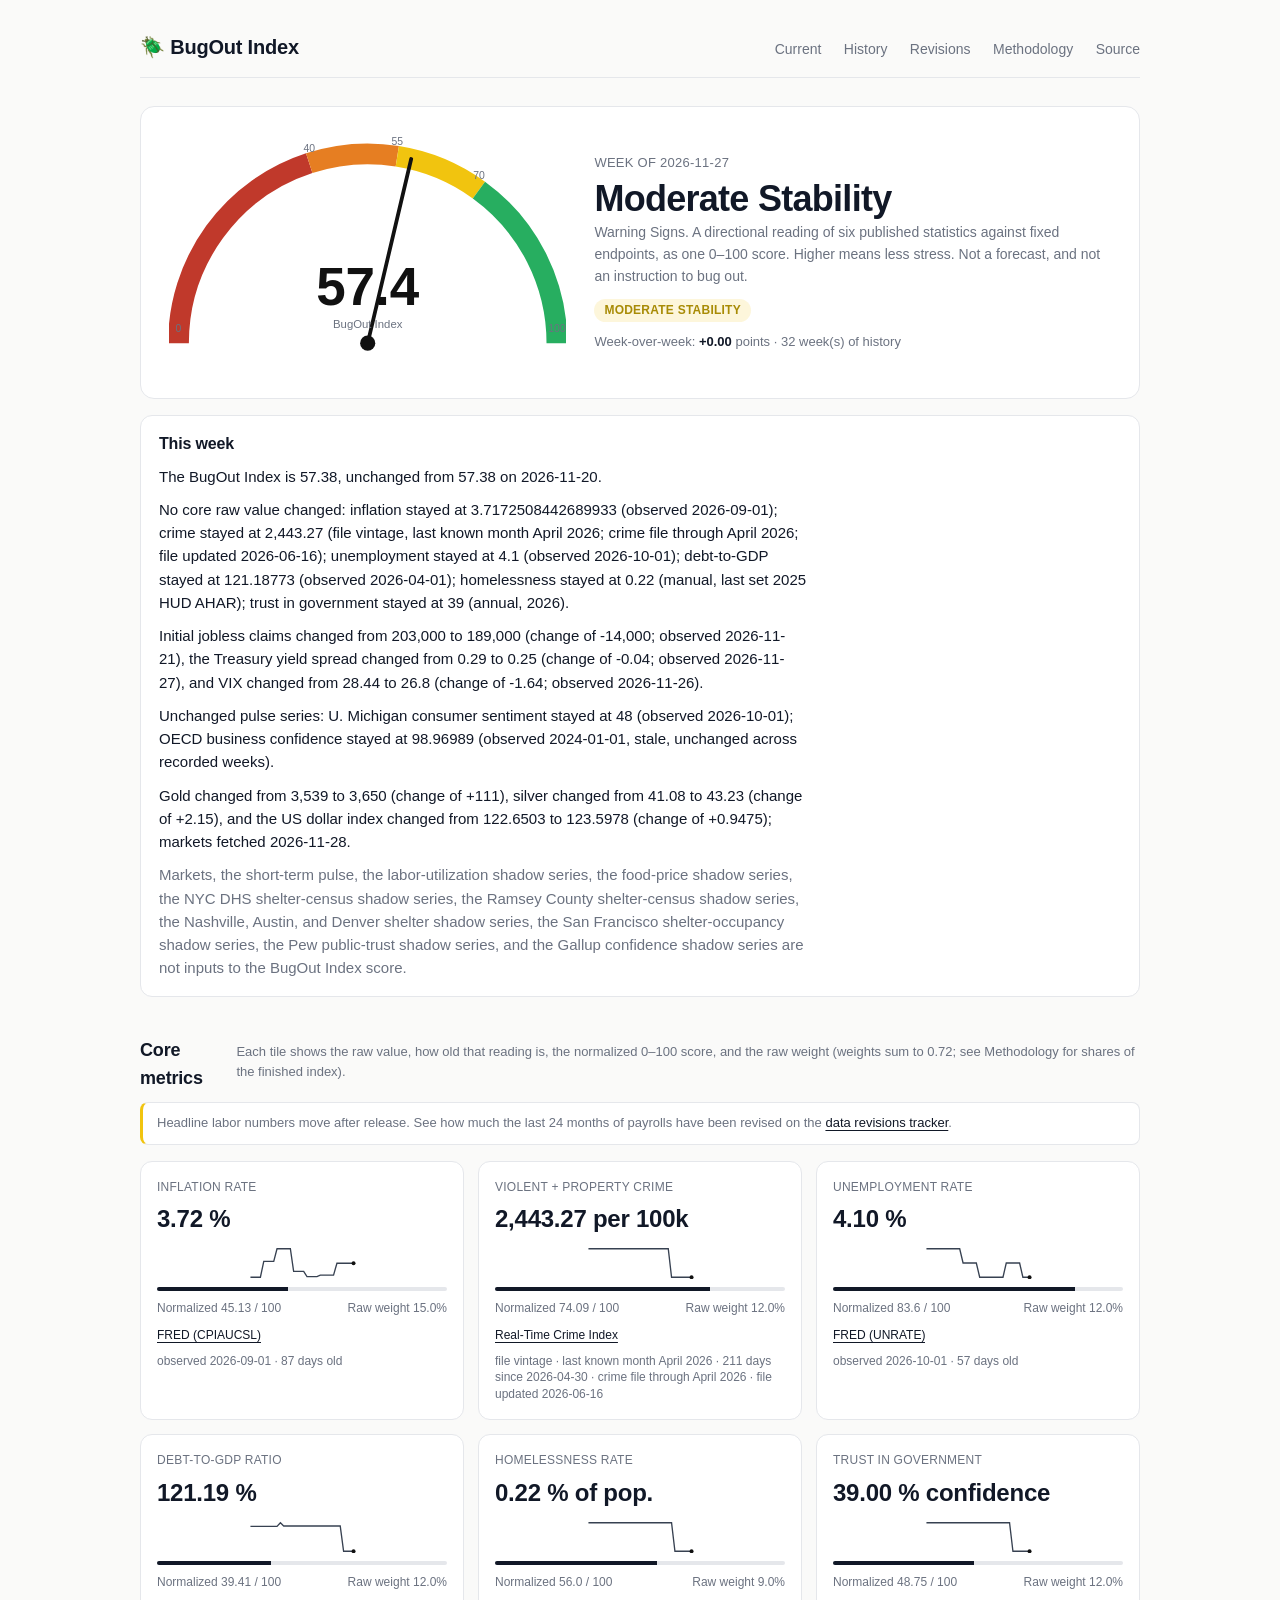
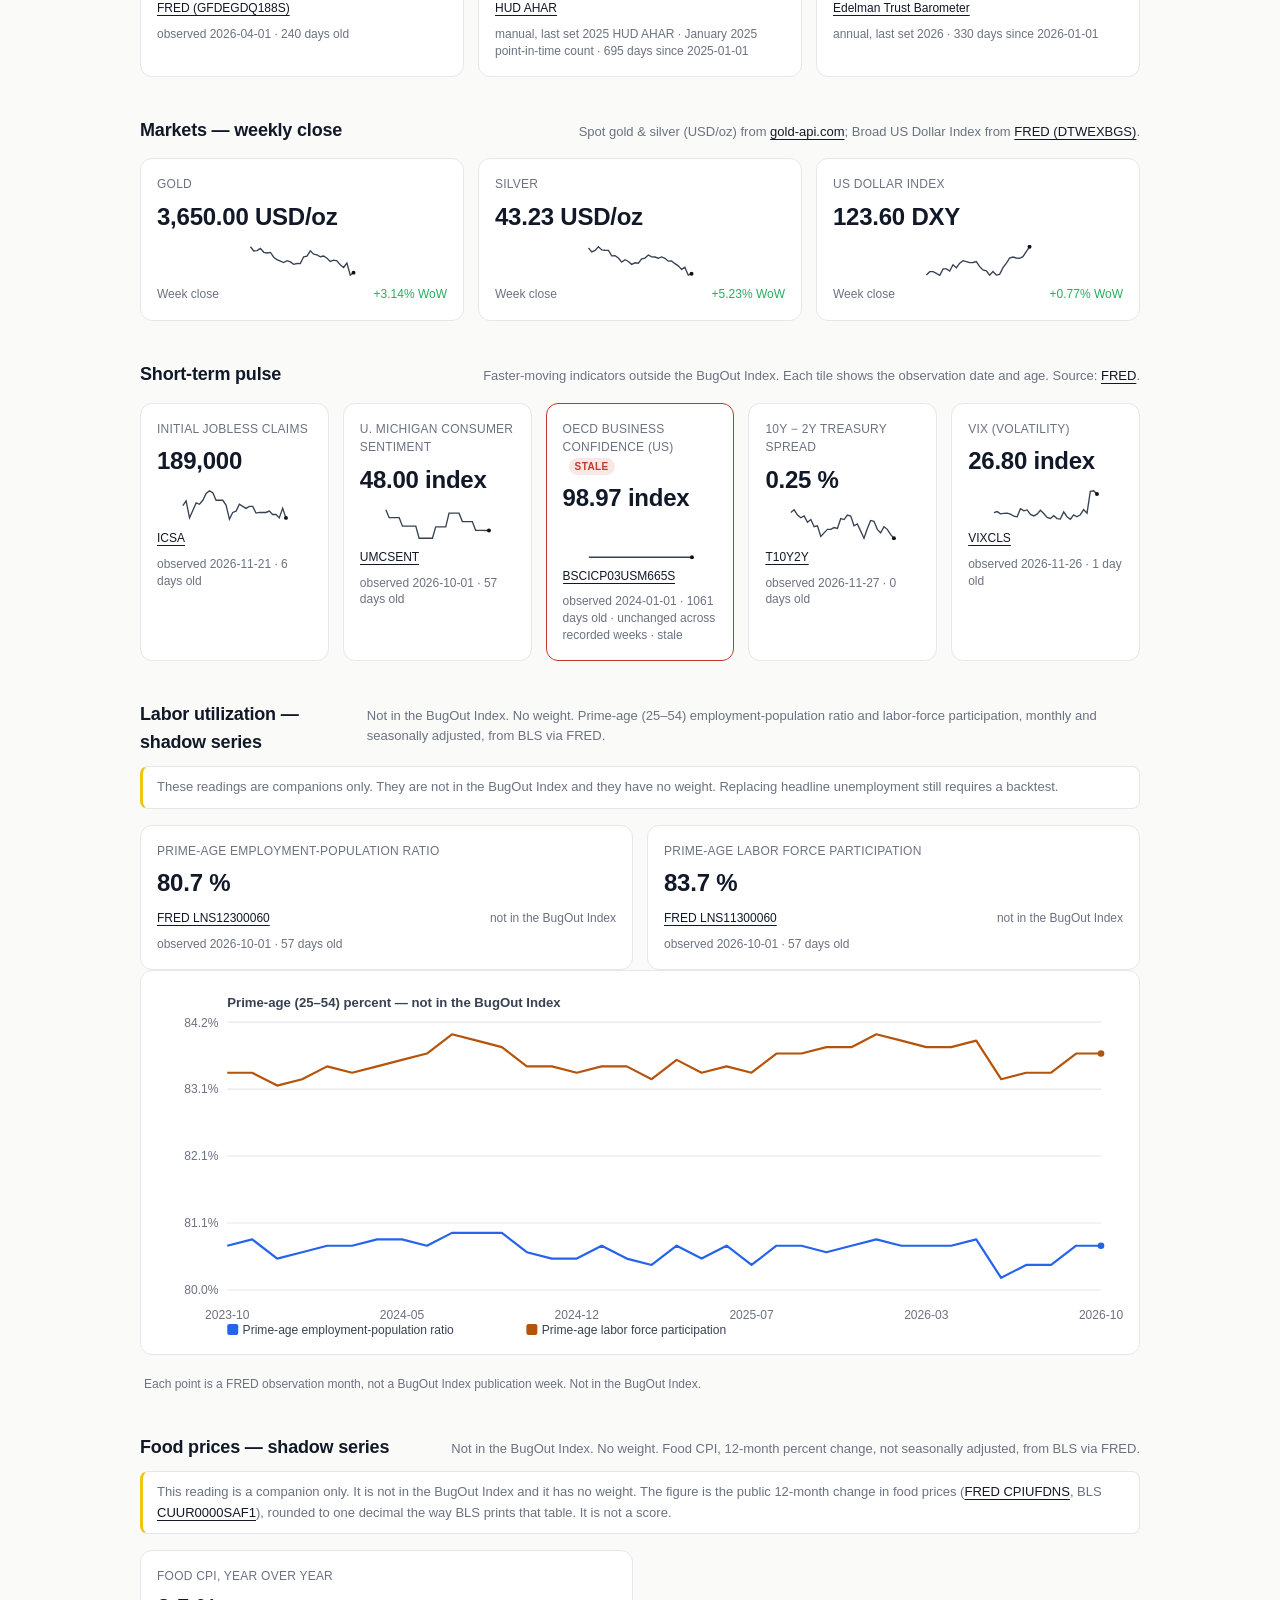
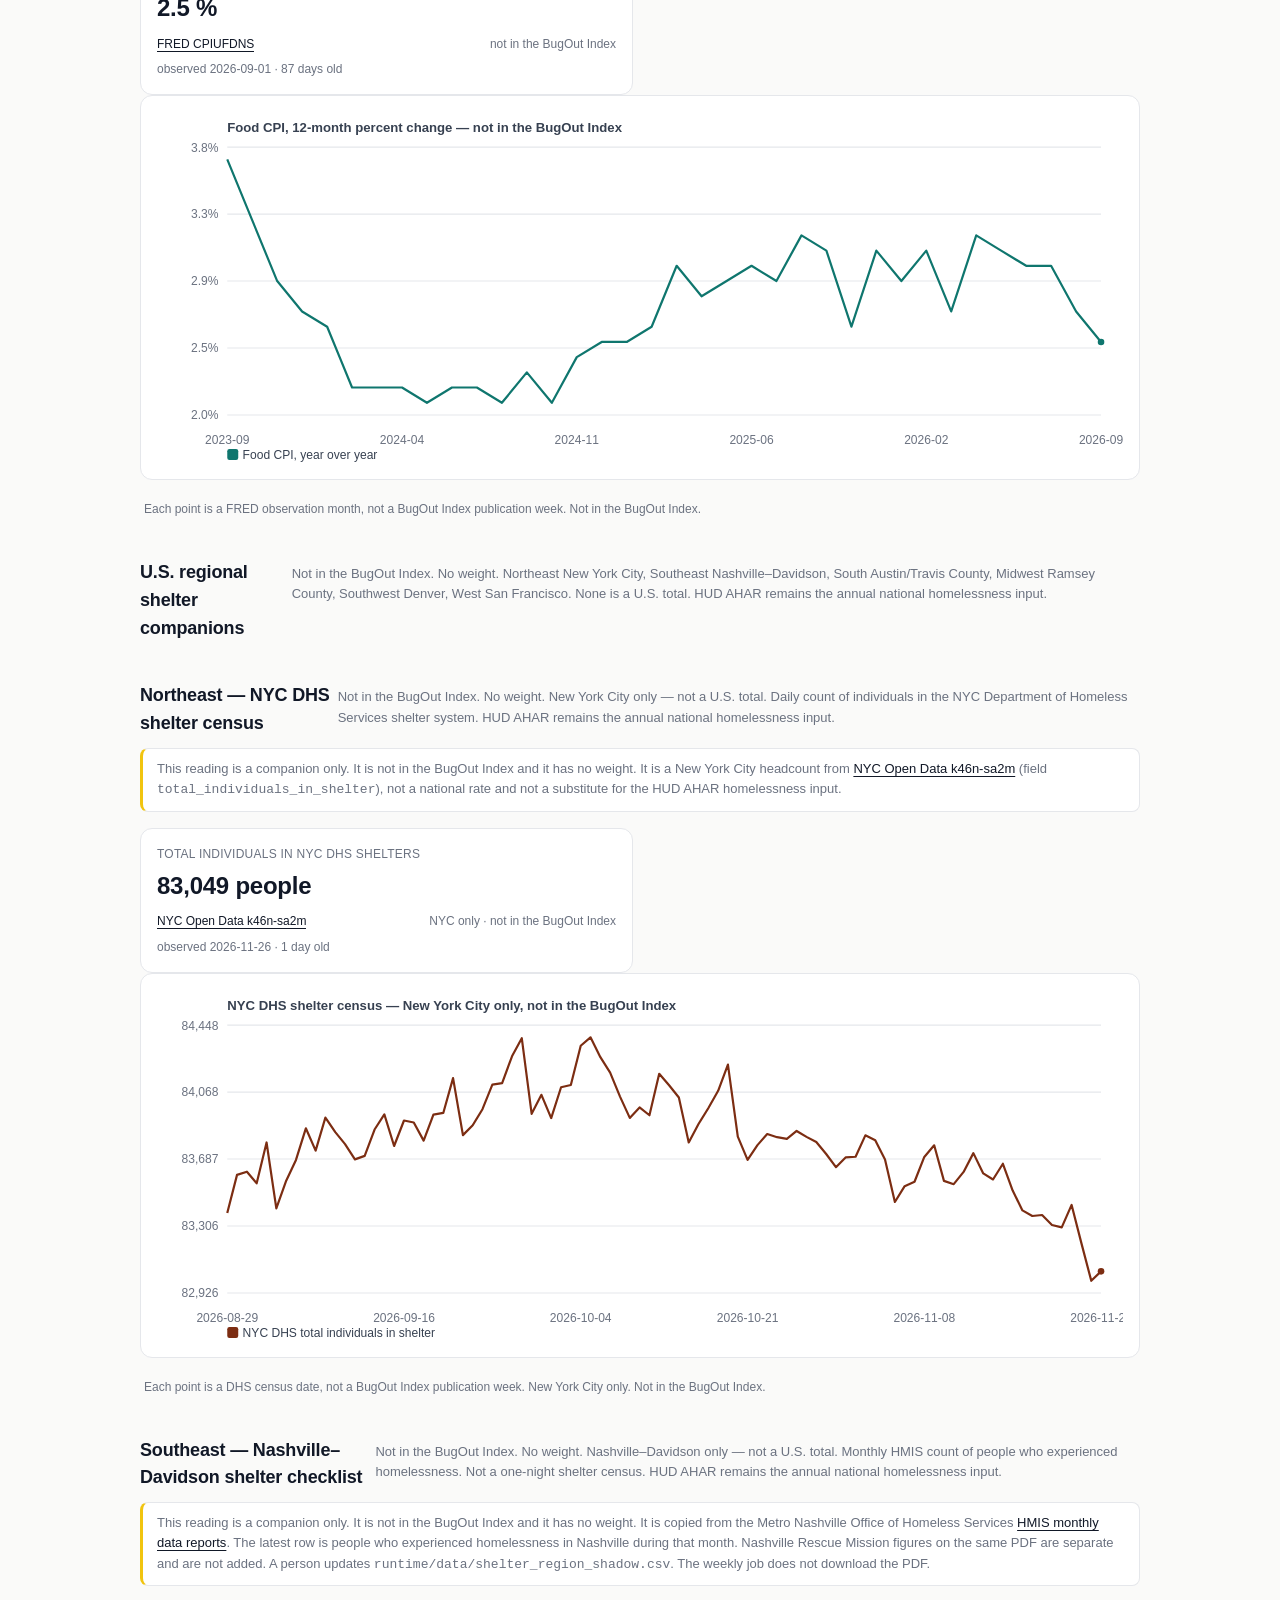
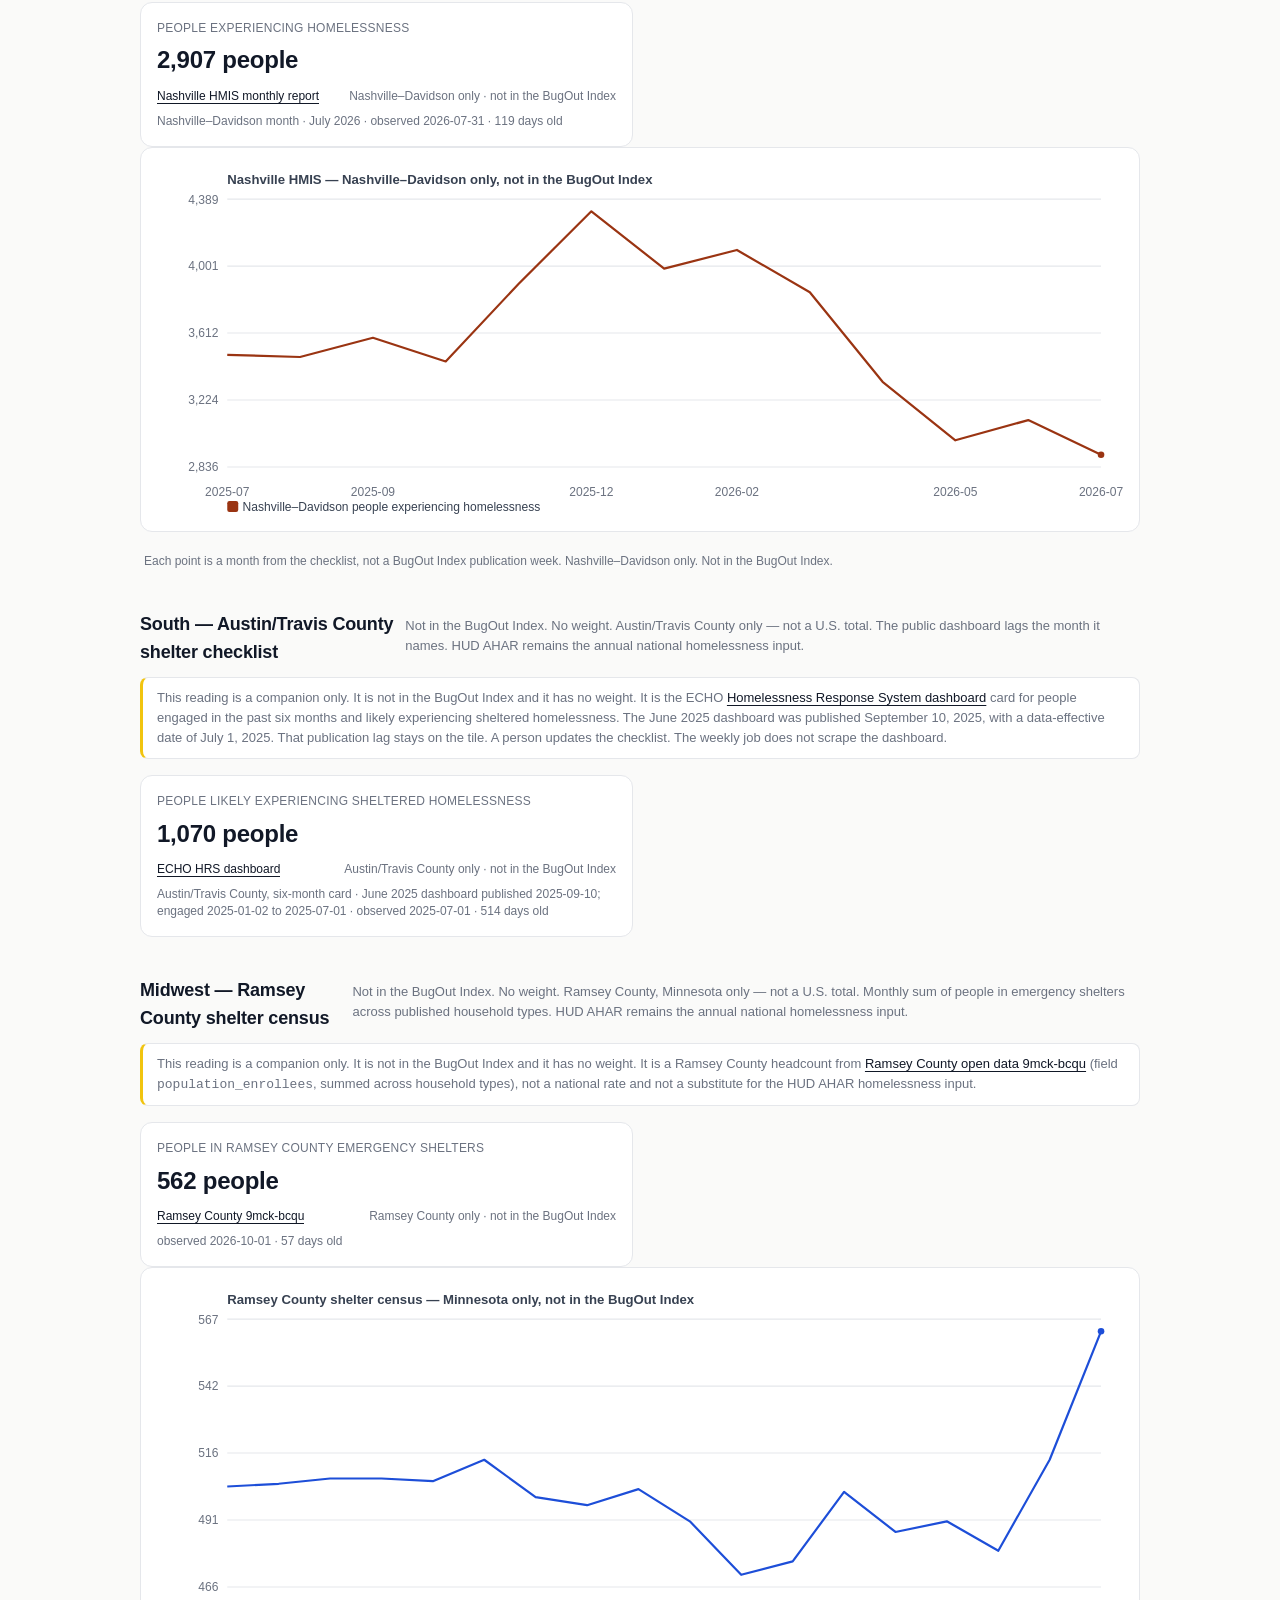
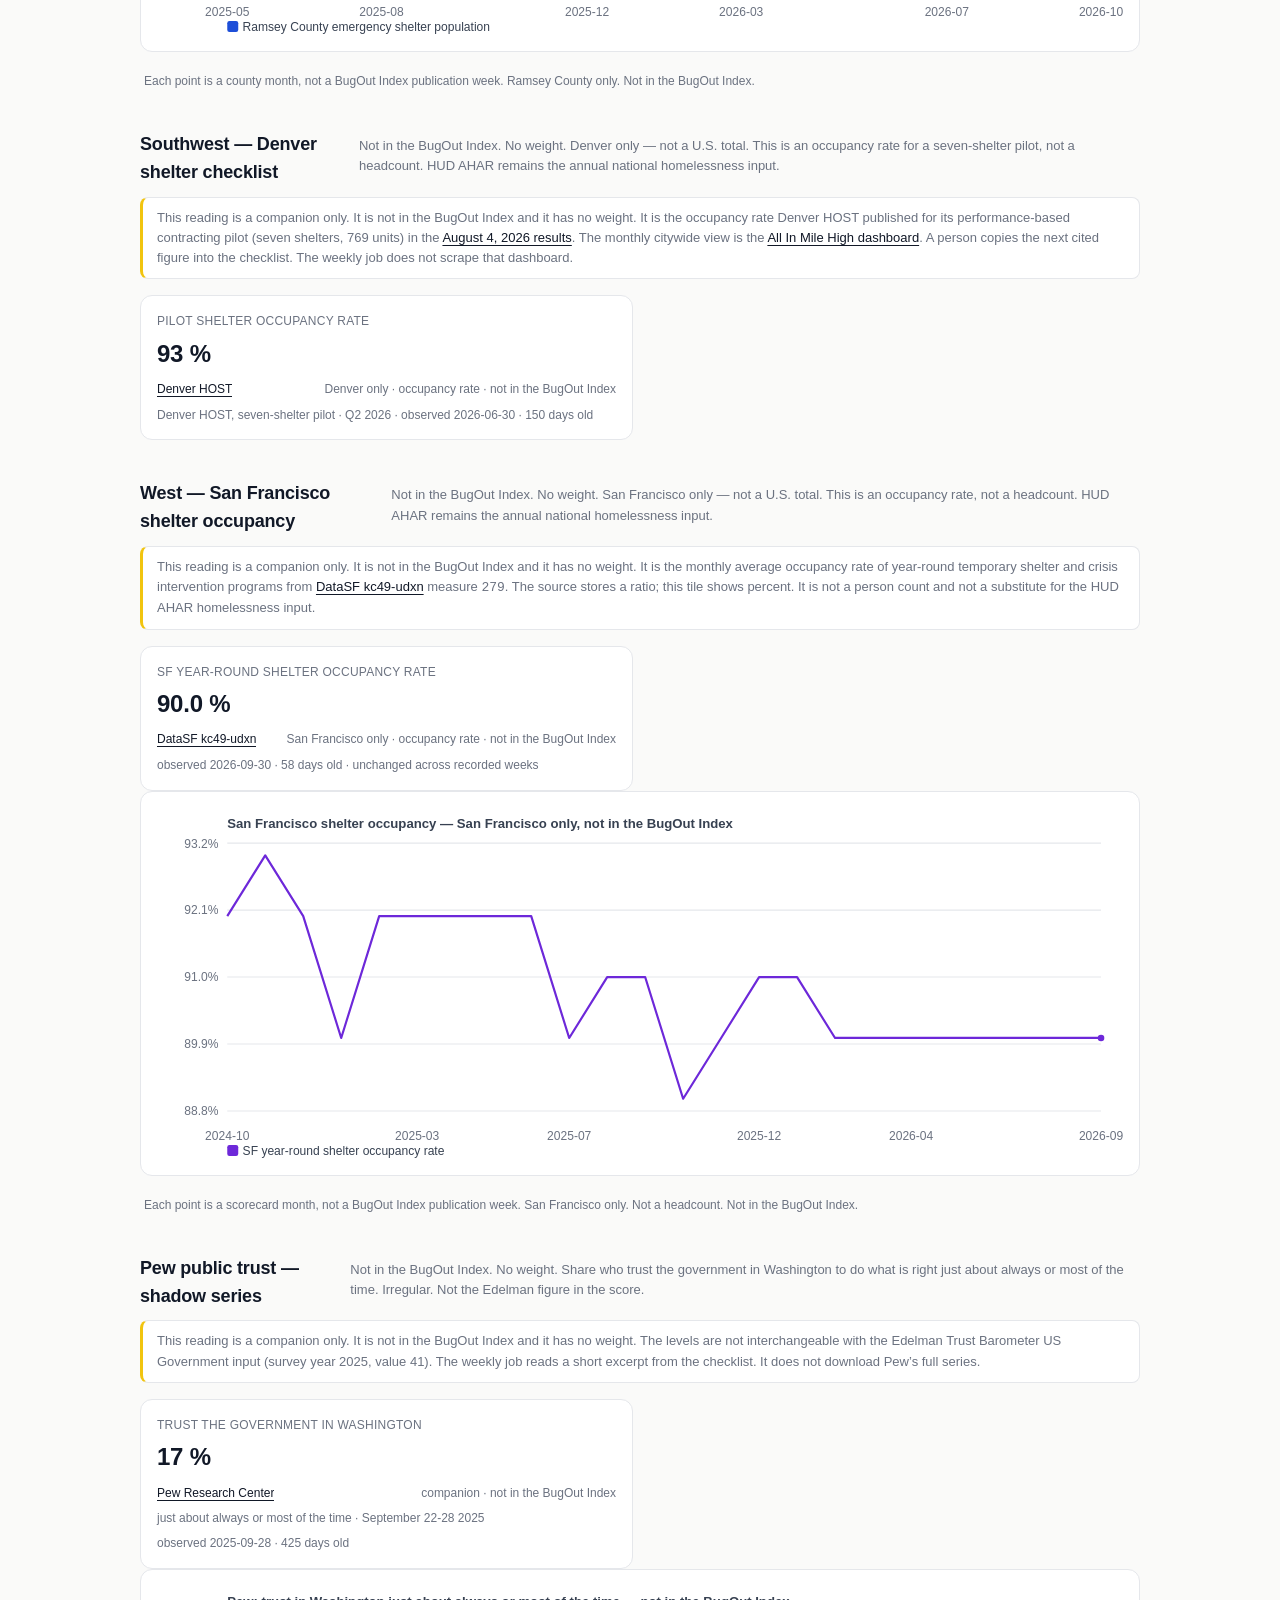
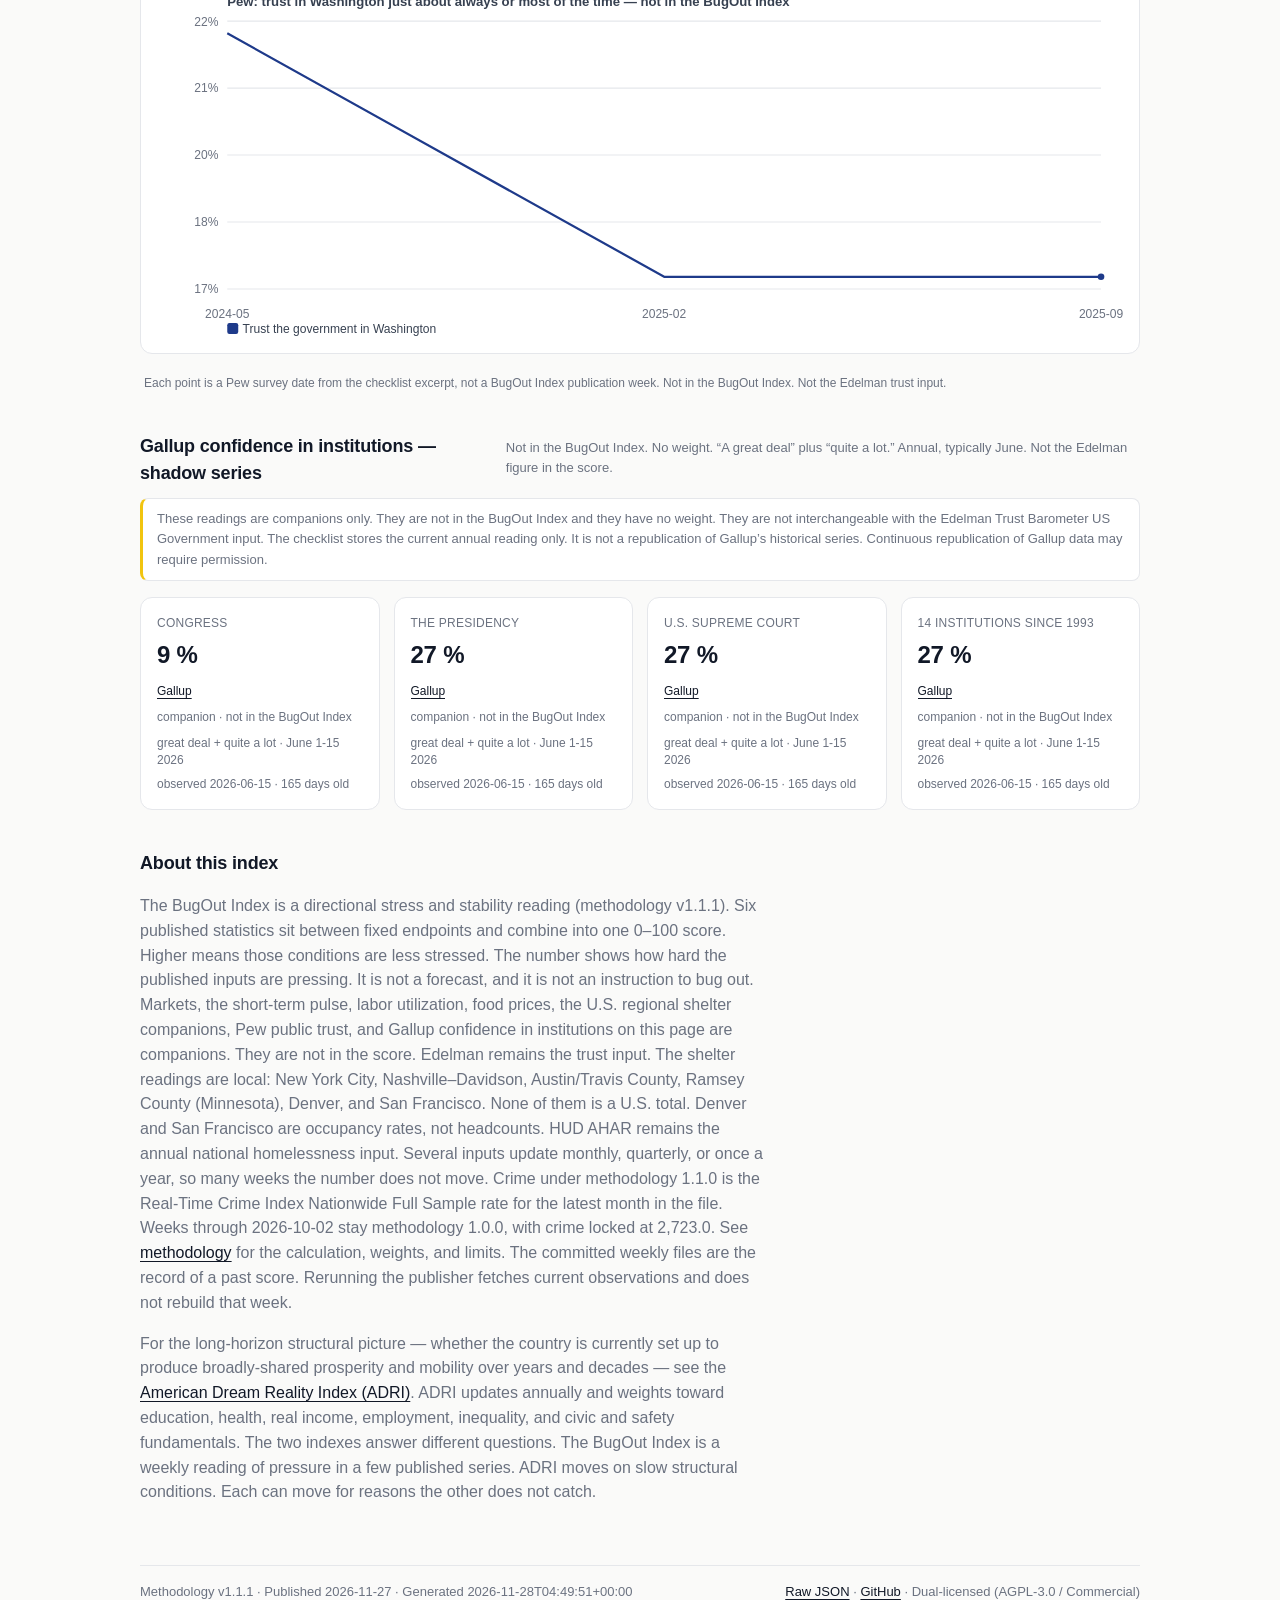
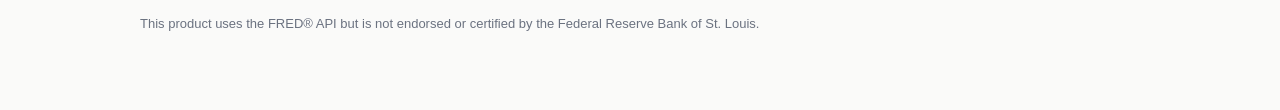
<file: docs/index.html>
<!doctype html>
<html lang="en">
<head>
  <meta charset="utf-8">
  <meta name="viewport" content="width=device-width, initial-scale=1">
  <!-- Google tag (gtag.js) -->
  <script async src="https://www.googletagmanager.com/gtag/js?id=G-4HHEH8RGHD"></script>
  <script>
    window.dataLayer = window.dataLayer || [];
    function gtag(){dataLayer.push(arguments);}
    gtag('js', new Date());

    gtag('config', 'G-4HHEH8RGHD');
  </script>
  <title>BugOut Index — 57.38 · Moderate Stability</title>
  <meta name="description" content="The BugOut Index — a weekly directional reading of how hard six published U.S. statistics are pressing, relative to fixed endpoints. Not a forecast.">
  <link rel="icon" href="./favicon.ico" sizes="any">
  <link rel="stylesheet" href="./assets/style.css">
</head>
<body>
  <div class="wrap">
    <header class="site">
      <h1><a href="./index.html" style="text-decoration:none">🪲 BugOut Index</a></h1>
      <nav>
        <a href="./index.html">Current</a>
        <a href="./history.html">History</a>
        <a href="./revisions.html">Revisions</a>
        <a href="./methodology.html">Methodology</a>
        <a href="https://github.com/adammontville/bugoutindex">Source</a>
      </nav>
    </header>

<section class="hero">
  <div><svg xmlns="http://www.w3.org/2000/svg" viewBox="0 0 420 240" role="img" aria-label="BugOut Index gauge: 57.4"><path d="M10.00,220.00 A200,200 0 0,1 148.20,29.79" stroke="#c0392b" stroke-width="22" fill="none" stroke-linecap="butt"/><path d="M148.20,29.79 A200,200 0 0,1 241.29,22.46" stroke="#e67e22" stroke-width="22" fill="none" stroke-linecap="butt"/><path d="M241.29,22.46 A200,200 0 0,1 327.56,58.20" stroke="#f1c40f" stroke-width="22" fill="none" stroke-linecap="butt"/><path d="M327.56,58.20 A200,200 0 0,1 410.00,220.00" stroke="#27ae60" stroke-width="22" fill="none" stroke-linecap="butt"/><text x="10.0" y="220.0" dy="-12" text-anchor="middle" font-size="11" fill="#6b7280">0</text><text x="148.2" y="29.8" dy="-12" text-anchor="middle" font-size="11" fill="#6b7280">40</text><text x="241.3" y="22.5" dy="-12" text-anchor="middle" font-size="11" fill="#6b7280">55</text><text x="327.6" y="58.2" dy="-12" text-anchor="middle" font-size="11" fill="#6b7280">70</text><text x="410.0" y="220.0" dy="-12" text-anchor="middle" font-size="11" fill="#6b7280">100</text><line x1="210.0" y1="220" x2="255.96" y2="25.35" stroke="#111" stroke-width="4" stroke-linecap="round"/><circle cx="210.0" cy="220" r="8" fill="#111"/><text x="210.0" y="180" text-anchor="middle" font-size="56" font-weight="700" fill="#111">57.4</text><text x="210.0" y="204" text-anchor="middle" font-size="12" fill="#6b7280">BugOut Index</text></svg></div>
  <div>
    <div class="label">Week of 2026-11-27</div>
    <h2>Moderate Stability</h2>
    <div class="sub">Warning Signs. A directional reading of six published statistics against fixed endpoints, as one 0–100 score. Higher means less stress. Not a forecast, and not an instruction to bug out.</div>
    <span class="band moderate">Moderate Stability</span>
    <div class="delta">
        Week-over-week: <strong>+0.00</strong> points
      · 32 week(s) of history
    </div>
  </div>
</section>

<section class="week-note" aria-label="What changed this week">
  <h3>This week</h3>
  <p>The BugOut Index is 57.38, unchanged from 57.38 on 2026-11-20.</p>
  <p>No core raw value changed: inflation stayed at 3.7172508442689933 (observed 2026-09-01); crime stayed at 2,443.27 (file vintage, last known month April 2026; crime file through April 2026; file updated 2026-06-16); unemployment stayed at 4.1 (observed 2026-10-01); debt-to-GDP stayed at 121.18773 (observed 2026-04-01); homelessness stayed at 0.22 (manual, last set 2025 HUD AHAR); trust in government stayed at 39 (annual, 2026).</p>
  <p>Initial jobless claims changed from 203,000 to 189,000 (change of -14,000; observed 2026-11-21), the Treasury yield spread changed from 0.29 to 0.25 (change of -0.04; observed 2026-11-27), and VIX changed from 28.44 to 26.8 (change of -1.64; observed 2026-11-26).</p>
  <p>Unchanged pulse series: U. Michigan consumer sentiment stayed at 48 (observed 2026-10-01); OECD business confidence stayed at 98.96989 (observed 2024-01-01, stale, unchanged across recorded weeks).</p>
  <p>Gold changed from 3,539 to 3,650 (change of +111), silver changed from 41.08 to 43.23 (change of +2.15), and the US dollar index changed from 122.6503 to 123.5978 (change of +0.9475); markets fetched 2026-11-28.</p>
  <p class="disclaimer">Markets, the short-term pulse, the labor-utilization shadow series, the food-price shadow series, the NYC DHS shelter-census shadow series, the Ramsey County shelter-census shadow series, the Nashville, Austin, and Denver shelter shadow series, the San Francisco shelter-occupancy shadow series, the Pew public-trust shadow series, and the Gallup confidence shadow series are not inputs to the BugOut Index score.</p>
</section>

<div class="section-title">
  <h3>Core metrics</h3>
  <span class="hint">Each tile shows the raw value, how old that reading is, the normalized 0–100 score, and the raw weight (weights sum to 0.72; see Methodology for shares of the finished index).</span>
</div>
<p class="rev-callout">
  Headline labor numbers move after release. See how much the last 24 months of payrolls
  have been revised on the <a href="./revisions.html">data revisions tracker</a>.
</p>
<div class="grid metrics">
  <div class="tile">
    <div class="k">Inflation Rate</div>
    <div class="v">3.72 %</div>
    <svg xmlns="http://www.w3.org/2000/svg" viewBox="0 0 120 36" class="sparkline"><polyline points="2.0,34.0 5.7,34.0 9.5,34.0 13.2,34.0 17.0,16.1 20.7,16.1 24.5,16.1 28.2,16.1 31.9,2.0 35.7,2.0 39.4,2.0 43.2,2.0 46.9,2.0 50.6,27.5 54.4,27.5 58.1,27.5 61.9,27.5 65.6,33.3 69.4,33.3 73.1,33.3 76.8,33.3 80.6,31.6 84.3,31.6 88.1,31.6 91.8,31.6 95.5,31.6 99.3,18.3 103.0,18.3 106.8,18.3 110.5,18.3 114.3,18.3 118.0,18.3" fill="none" stroke="#374151" stroke-width="1.5"/><circle cx="118.0" cy="18.3" r="2.2" fill="#111"/></svg>
    <div class="norm-bar"><span style="width: 45.13%"></span></div>
    <div class="meta">
      <span>Normalized 45.13 / 100</span>
      <span>Raw weight 15.0%</span>
    </div>
    <div class="meta">
      <span><a href="https://fred.stlouisfed.org/series/CPIAUCSL">FRED (CPIAUCSL)</a></span>
    </div>
    <div class="age">observed 2026-09-01 · 87 days old</div>
  </div>
  <div class="tile">
    <div class="k">Violent + Property Crime</div>
    <div class="v">2,443.27 per 100k</div>
    <svg xmlns="http://www.w3.org/2000/svg" viewBox="0 0 120 36" class="sparkline"><polyline points="2.0,2.0 5.7,2.0 9.5,2.0 13.2,2.0 17.0,2.0 20.7,2.0 24.5,2.0 28.2,2.0 31.9,2.0 35.7,2.0 39.4,2.0 43.2,2.0 46.9,2.0 50.6,2.0 54.4,2.0 58.1,2.0 61.9,2.0 65.6,2.0 69.4,2.0 73.1,2.0 76.8,2.0 80.6,2.0 84.3,2.0 88.1,2.0 91.8,2.0 95.5,34.0 99.3,34.0 103.0,34.0 106.8,34.0 110.5,34.0 114.3,34.0 118.0,34.0" fill="none" stroke="#374151" stroke-width="1.5"/><circle cx="118.0" cy="34.0" r="2.2" fill="#111"/></svg>
    <div class="norm-bar"><span style="width: 74.09%"></span></div>
    <div class="meta">
      <span>Normalized 74.09 / 100</span>
      <span>Raw weight 12.0%</span>
    </div>
    <div class="meta">
      <span><a href="https://realtimecrimeindex.com/">Real-Time Crime Index</a></span>
    </div>
    <div class="age">file vintage · last known month April 2026 · 211 days since 2026-04-30 · crime file through April 2026 · file updated 2026-06-16</div>
  </div>
  <div class="tile">
    <div class="k">Unemployment Rate</div>
    <div class="v">4.10 %</div>
    <svg xmlns="http://www.w3.org/2000/svg" viewBox="0 0 120 36" class="sparkline"><polyline points="2.0,2.0 5.7,2.0 9.5,2.0 13.2,2.0 17.0,2.0 20.7,2.0 24.5,2.0 28.2,2.0 31.9,2.0 35.7,2.0 39.4,2.0 43.2,18.0 46.9,18.0 50.6,18.0 54.4,18.0 58.1,18.0 61.9,34.0 65.6,34.0 69.4,34.0 73.1,34.0 76.8,34.0 80.6,34.0 84.3,34.0 88.1,34.0 91.8,18.0 95.5,18.0 99.3,18.0 103.0,18.0 106.8,18.0 110.5,34.0 114.3,34.0 118.0,34.0" fill="none" stroke="#374151" stroke-width="1.5"/><circle cx="118.0" cy="34.0" r="2.2" fill="#111"/></svg>
    <div class="norm-bar"><span style="width: 83.6%"></span></div>
    <div class="meta">
      <span>Normalized 83.6 / 100</span>
      <span>Raw weight 12.0%</span>
    </div>
    <div class="meta">
      <span><a href="https://fred.stlouisfed.org/series/UNRATE">FRED (UNRATE)</a></span>
    </div>
    <div class="age">observed 2026-10-01 · 57 days old</div>
  </div>
  <div class="tile">
    <div class="k">Debt-to-GDP Ratio</div>
    <div class="v">121.19 %</div>
    <svg xmlns="http://www.w3.org/2000/svg" viewBox="0 0 120 36" class="sparkline"><polyline points="2.0,6.1 5.7,6.1 9.5,6.1 13.2,6.1 17.0,6.1 20.7,6.1 24.5,6.1 28.2,6.1 31.9,6.1 35.7,2.0 39.4,5.6 43.2,5.6 46.9,5.6 50.6,5.6 54.4,5.6 58.1,5.6 61.9,5.6 65.6,5.6 69.4,5.6 73.1,5.6 76.8,5.6 80.6,5.6 84.3,5.6 88.1,5.6 91.8,5.6 95.5,5.6 99.3,5.6 103.0,5.6 106.8,34.0 110.5,34.0 114.3,34.0 118.0,34.0" fill="none" stroke="#374151" stroke-width="1.5"/><circle cx="118.0" cy="34.0" r="2.2" fill="#111"/></svg>
    <div class="norm-bar"><span style="width: 39.41%"></span></div>
    <div class="meta">
      <span>Normalized 39.41 / 100</span>
      <span>Raw weight 12.0%</span>
    </div>
    <div class="meta">
      <span><a href="https://fred.stlouisfed.org/series/GFDEGDQ188S">FRED (GFDEGDQ188S)</a></span>
    </div>
    <div class="age">observed 2026-04-01 · 240 days old</div>
  </div>
  <div class="tile">
    <div class="k">Homelessness Rate</div>
    <div class="v">0.22 % of pop.</div>
    <svg xmlns="http://www.w3.org/2000/svg" viewBox="0 0 120 36" class="sparkline"><polyline points="2.0,2.0 5.7,2.0 9.5,2.0 13.2,2.0 17.0,2.0 20.7,2.0 24.5,2.0 28.2,2.0 31.9,2.0 35.7,2.0 39.4,2.0 43.2,2.0 46.9,2.0 50.6,2.0 54.4,2.0 58.1,2.0 61.9,2.0 65.6,2.0 69.4,2.0 73.1,2.0 76.8,2.0 80.6,2.0 84.3,2.0 88.1,2.0 91.8,2.0 95.5,2.0 99.3,34.0 103.0,34.0 106.8,34.0 110.5,34.0 114.3,34.0 118.0,34.0" fill="none" stroke="#374151" stroke-width="1.5"/><circle cx="118.0" cy="34.0" r="2.2" fill="#111"/></svg>
    <div class="norm-bar"><span style="width: 56.0%"></span></div>
    <div class="meta">
      <span>Normalized 56.0 / 100</span>
      <span>Raw weight 9.0%</span>
    </div>
    <div class="meta">
      <span><a href="https://www.huduser.gov/portal/sites/default/files/pdf/2024-AHAR-Part-1.pdf">HUD AHAR</a></span>
    </div>
    <div class="age">manual, last set 2025 HUD AHAR · January 2025 point-in-time count · 695 days since 2025-01-01</div>
  </div>
  <div class="tile">
    <div class="k">Trust in Government</div>
    <div class="v">39.00 % confidence</div>
    <svg xmlns="http://www.w3.org/2000/svg" viewBox="0 0 120 36" class="sparkline"><polyline points="2.0,2.0 5.7,2.0 9.5,2.0 13.2,2.0 17.0,2.0 20.7,2.0 24.5,2.0 28.2,2.0 31.9,2.0 35.7,2.0 39.4,2.0 43.2,2.0 46.9,2.0 50.6,2.0 54.4,2.0 58.1,2.0 61.9,2.0 65.6,2.0 69.4,2.0 73.1,2.0 76.8,2.0 80.6,2.0 84.3,2.0 88.1,2.0 91.8,2.0 95.5,2.0 99.3,34.0 103.0,34.0 106.8,34.0 110.5,34.0 114.3,34.0 118.0,34.0" fill="none" stroke="#374151" stroke-width="1.5"/><circle cx="118.0" cy="34.0" r="2.2" fill="#111"/></svg>
    <div class="norm-bar"><span style="width: 48.75%"></span></div>
    <div class="meta">
      <span>Normalized 48.75 / 100</span>
      <span>Raw weight 12.0%</span>
    </div>
    <div class="meta">
      <span><a href="https://www.edelman.com/trust">Edelman Trust Barometer</a></span>
    </div>
    <div class="age">annual, last set 2026 · 330 days since 2026-01-01</div>
  </div>
</div>

<div class="section-title">
  <h3>Markets — weekly close</h3>
  <span class="hint">Spot gold &amp; silver (USD/oz) from <a href="https://gold-api.com">gold-api.com</a>; Broad US Dollar Index from <a href="https://fred.stlouisfed.org/series/DTWEXBGS">FRED (DTWEXBGS)</a>.</span>
</div>
<div class="grid markets">
  <div class="tile">
    <div class="k">Gold</div>
    <div class="v">3,650.00 USD/oz</div>
    <svg xmlns="http://www.w3.org/2000/svg" viewBox="0 0 120 36" class="sparkline"><polyline points="2.0,2.0 5.7,6.7 9.5,6.3 13.2,3.8 17.0,8.2 20.7,9.0 24.5,8.3 28.2,13.7 31.9,16.5 35.7,18.1 39.4,19.8 43.2,17.6 46.9,19.0 50.6,21.7 54.4,20.8 58.1,21.0 61.9,13.3 65.6,12.5 69.4,6.6 73.1,10.4 76.8,11.1 80.6,13.2 84.3,12.4 88.1,14.8 91.8,18.5 95.5,17.1 99.3,17.9 103.0,22.2 106.8,25.3 110.5,20.3 114.3,34.0 118.0,31.1" fill="none" stroke="#374151" stroke-width="1.5"/><circle cx="118.0" cy="31.1" r="2.2" fill="#111"/></svg>
    <div class="meta">
      <span>Week close</span>
      <span>
          <span class="delta-up">
            +3.14% WoW
          </span>
      </span>
    </div>
  </div>
  <div class="tile">
    <div class="k">Silver</div>
    <div class="v">43.23 USD/oz</div>
    <svg xmlns="http://www.w3.org/2000/svg" viewBox="0 0 120 36" class="sparkline"><polyline points="2.0,3.2 5.7,7.7 9.5,6.1 13.2,2.0 17.0,5.6 20.7,5.9 24.5,6.1 28.2,12.2 31.9,12.0 35.7,14.6 39.4,19.2 43.2,16.6 46.9,18.6 50.6,21.8 54.4,20.0 58.1,20.5 61.9,15.6 65.6,14.7 69.4,11.2 73.1,13.3 76.8,13.5 80.6,14.9 84.3,13.4 88.1,15.0 91.8,18.2 95.5,17.9 99.3,21.0 103.0,23.5 106.8,27.4 110.5,25.1 114.3,34.0 118.0,32.3" fill="none" stroke="#374151" stroke-width="1.5"/><circle cx="118.0" cy="32.3" r="2.2" fill="#111"/></svg>
    <div class="meta">
      <span>Week close</span>
      <span>
          <span class="delta-up">
            +5.23% WoW
          </span>
      </span>
    </div>
  </div>
  <div class="tile">
    <div class="k">US Dollar Index</div>
    <div class="v">123.60 DXY</div>
    <svg xmlns="http://www.w3.org/2000/svg" viewBox="0 0 120 36" class="sparkline"><polyline points="2.0,33.8 5.7,30.0 9.5,30.0 13.2,32.0 17.0,34.0 20.7,26.8 24.5,26.8 28.2,29.2 31.9,22.2 35.7,25.5 39.4,20.4 43.2,17.6 46.9,18.7 50.6,19.8 54.4,19.7 58.1,18.6 61.9,24.4 65.6,28.1 69.4,29.0 73.1,33.9 76.8,29.9 80.6,33.8 84.3,33.0 88.1,25.5 91.8,20.8 95.5,14.7 99.3,13.5 103.0,14.6 106.8,15.1 110.5,13.1 114.3,7.5 118.0,2.0" fill="none" stroke="#374151" stroke-width="1.5"/><circle cx="118.0" cy="2.0" r="2.2" fill="#111"/></svg>
    <div class="meta">
      <span>Week close</span>
      <span>
          <span class="delta-up">
            +0.77% WoW
          </span>
      </span>
    </div>
  </div>
</div>

<div class="section-title">
  <h3>Short-term pulse</h3>
  <span class="hint">Faster-moving indicators outside the BugOut Index. Each tile shows the observation date and age. Source: <a href="https://fred.stlouisfed.org">FRED</a>.</span>
</div>
<div class="grid pulse">
  <div class="tile">
    <div class="k">Initial Jobless Claims</div>
    <div class="v">189,000</div>
    <svg xmlns="http://www.w3.org/2000/svg" viewBox="0 0 120 36" class="sparkline"><polyline points="2.0,18.8 5.7,13.4 9.5,32.5 13.2,24.1 17.0,15.7 20.7,17.2 24.5,12.7 28.2,5.0 31.9,2.0 35.7,4.3 39.4,12.7 43.2,12.7 46.9,12.7 50.6,18.0 54.4,34.0 58.1,26.4 61.9,24.9 65.6,17.2 69.4,19.5 73.1,21.8 76.8,19.5 80.6,19.5 84.3,27.1 88.1,26.4 91.8,26.4 95.5,26.4 99.3,24.9 103.0,28.7 106.8,28.7 110.5,32.5 114.3,21.8 118.0,32.5" fill="none" stroke="#374151" stroke-width="1.5"/><circle cx="118.0" cy="32.5" r="2.2" fill="#111"/></svg>
    <div class="meta">
      <span><a href="https://fred.stlouisfed.org/series/ICSA">ICSA</a></span>
    </div>
    <div class="age">observed 2026-11-21 · 6 days old</div>
  </div>
  <div class="tile">
    <div class="k">U. Michigan Consumer Sentiment</div>
    <div class="v">48.00 index</div>
    <svg xmlns="http://www.w3.org/2000/svg" viewBox="0 0 120 36" class="sparkline"><polyline points="2.0,2.0 5.7,10.9 9.5,10.9 13.2,10.9 17.0,10.9 20.7,20.4 24.5,20.4 28.2,20.4 31.9,20.4 35.7,20.4 39.4,34.0 43.2,34.0 46.9,34.0 50.6,34.0 54.4,34.0 58.1,21.3 61.9,21.3 65.6,21.3 69.4,21.3 73.1,5.8 76.8,5.8 80.6,5.8 84.3,5.8 88.1,15.3 91.8,15.3 95.5,15.3 99.3,15.3 103.0,25.1 106.8,25.1 110.5,25.1 114.3,25.3 118.0,25.3" fill="none" stroke="#374151" stroke-width="1.5"/><circle cx="118.0" cy="25.3" r="2.2" fill="#111"/></svg>
    <div class="meta">
      <span><a href="https://fred.stlouisfed.org/series/UMCSENT">UMCSENT</a></span>
    </div>
    <div class="age">observed 2026-10-01 · 57 days old</div>
  </div>
  <div class="tile stale">
    <div class="k">OECD Business Confidence (US) <span class="badge-stale">Stale</span></div>
    <div class="v">98.97 index</div>
    <svg xmlns="http://www.w3.org/2000/svg" viewBox="0 0 120 36" class="sparkline"><polyline points="2.0,34.0 5.7,34.0 9.5,34.0 13.2,34.0 17.0,34.0 20.7,34.0 24.5,34.0 28.2,34.0 31.9,34.0 35.7,34.0 39.4,34.0 43.2,34.0 46.9,34.0 50.6,34.0 54.4,34.0 58.1,34.0 61.9,34.0 65.6,34.0 69.4,34.0 73.1,34.0 76.8,34.0 80.6,34.0 84.3,34.0 88.1,34.0 91.8,34.0 95.5,34.0 99.3,34.0 103.0,34.0 106.8,34.0 110.5,34.0 114.3,34.0 118.0,34.0" fill="none" stroke="#374151" stroke-width="1.5"/><circle cx="118.0" cy="34.0" r="2.2" fill="#111"/></svg>
    <div class="meta">
      <span><a href="https://fred.stlouisfed.org/series/BSCICP03USM665S">BSCICP03USM665S</a></span>
    </div>
    <div class="age">observed 2024-01-01 · 1061 days old · unchanged across recorded weeks · stale</div>
  </div>
  <div class="tile">
    <div class="k">10y − 2y Treasury Spread</div>
    <div class="v">0.25 %</div>
    <svg xmlns="http://www.w3.org/2000/svg" viewBox="0 0 120 36" class="sparkline"><polyline points="2.0,5.0 5.7,2.0 9.5,8.0 13.2,11.0 17.0,9.0 20.7,16.0 24.5,13.0 28.2,21.0 31.9,20.0 35.7,32.0 39.4,28.0 43.2,24.0 46.9,24.0 50.6,22.0 54.4,23.0 58.1,12.0 61.9,13.0 65.6,8.0 69.4,9.0 73.1,20.0 76.8,18.0 80.6,26.0 84.3,34.0 88.1,23.0 91.8,14.0 95.5,15.0 99.3,24.0 103.0,28.0 106.8,21.0 110.5,24.0 114.3,30.0 118.0,34.0" fill="none" stroke="#374151" stroke-width="1.5"/><circle cx="118.0" cy="34.0" r="2.2" fill="#111"/></svg>
    <div class="meta">
      <span><a href="https://fred.stlouisfed.org/series/T10Y2Y">T10Y2Y</a></span>
    </div>
    <div class="age">observed 2026-11-27 · 0 days old</div>
  </div>
  <div class="tile">
    <div class="k">VIX (Volatility)</div>
    <div class="v">26.80 index</div>
    <svg xmlns="http://www.w3.org/2000/svg" viewBox="0 0 120 36" class="sparkline"><polyline points="2.0,26.6 5.7,25.4 9.5,28.0 13.2,27.5 17.0,27.1 20.7,28.3 24.5,30.6 28.2,31.3 31.9,22.2 35.7,24.5 39.4,23.5 43.2,28.6 46.9,30.3 50.6,28.3 54.4,23.9 58.1,27.5 61.9,31.9 65.6,33.1 69.4,30.0 73.1,33.3 76.8,33.8 80.6,25.8 84.3,31.2 88.1,34.0 91.8,29.1 95.5,31.3 99.3,28.9 103.0,23.2 106.8,27.3 110.5,2.6 114.3,2.0 118.0,5.7" fill="none" stroke="#374151" stroke-width="1.5"/><circle cx="118.0" cy="5.7" r="2.2" fill="#111"/></svg>
    <div class="meta">
      <span><a href="https://fred.stlouisfed.org/series/VIXCLS">VIXCLS</a></span>
    </div>
    <div class="age">observed 2026-11-26 · 1 day old</div>
  </div>
</div>

<div class="section-title">
  <h3>Labor utilization — shadow series</h3>
  <span class="hint">Not in the BugOut Index. No weight. Prime-age (25–54) employment-population ratio and labor-force participation, monthly and seasonally adjusted, from BLS via FRED.</span>
</div>
<p class="rev-callout">
  These readings are companions only. They are not in the BugOut Index and they have no weight.
  Replacing headline unemployment still requires a backtest.
</p>
<div class="grid labor">
  <div class="tile">
    <div class="k">Prime-age employment-population ratio</div>
    <div class="v">80.7 %</div>
    <div class="meta">
      <span><a href="https://fred.stlouisfed.org/series/LNS12300060">FRED LNS12300060</a></span>
      <span>not in the BugOut Index</span>
    </div>
    <div class="age">observed 2026-10-01 · 57 days old</div>
  </div>
  <div class="tile">
    <div class="k">Prime-age labor force participation</div>
    <div class="v">83.7 %</div>
    <div class="meta">
      <span><a href="https://fred.stlouisfed.org/series/LNS11300060">FRED LNS11300060</a></span>
      <span>not in the BugOut Index</span>
    </div>
    <div class="age">observed 2026-10-01 · 57 days old</div>
  </div>
</div>
<div class="chart-card"><svg xmlns="http://www.w3.org/2000/svg" viewBox="0 0 880 320" role="img" class="chart-multiline"><text x="64" y="18" font-size="12" fill="#374151" font-weight="600">Prime-age (25–54) percent — not in the BugOut Index</text><line x1="64" y1="32.0" x2="860" y2="32.0" stroke="#e5e7eb" stroke-width="1"/><line x1="64" y1="93.0" x2="860" y2="93.0" stroke="#e5e7eb" stroke-width="1"/><line x1="64" y1="154.0" x2="860" y2="154.0" stroke="#e5e7eb" stroke-width="1"/><line x1="64" y1="215.0" x2="860" y2="215.0" stroke="#e5e7eb" stroke-width="1"/><line x1="64" y1="276.0" x2="860" y2="276.0" stroke="#e5e7eb" stroke-width="1"/><text x="56" y="36.0" text-anchor="end" font-size="11" fill="#6b7280">84.2%</text><text x="56" y="97.0" text-anchor="end" font-size="11" fill="#6b7280">83.1%</text><text x="56" y="158.0" text-anchor="end" font-size="11" fill="#6b7280">82.1%</text><text x="56" y="219.0" text-anchor="end" font-size="11" fill="#6b7280">81.1%</text><text x="56" y="280.0" text-anchor="end" font-size="11" fill="#6b7280">80.0%</text><text x="64.0" y="302" text-anchor="middle" font-size="11" fill="#6b7280">2023-10</text><text x="223.2" y="302" text-anchor="middle" font-size="11" fill="#6b7280">2024-05</text><text x="382.4" y="302" text-anchor="middle" font-size="11" fill="#6b7280">2024-12</text><text x="541.6" y="302" text-anchor="middle" font-size="11" fill="#6b7280">2025-07</text><text x="700.8" y="302" text-anchor="middle" font-size="11" fill="#6b7280">2026-03</text><text x="860.0" y="302" text-anchor="middle" font-size="11" fill="#6b7280">2026-10</text><polyline points="64.0,235.7 86.7,229.9 109.5,247.4 132.2,241.6 155.0,235.7 177.7,235.7 200.5,229.9 223.2,229.9 245.9,235.7 268.7,224.0 291.4,224.0 314.2,224.0 336.9,241.6 359.7,247.4 382.4,247.4 405.1,235.7 427.9,247.4 450.6,253.2 473.4,235.7 496.1,247.4 518.9,235.7 541.6,253.2 564.3,235.7 587.1,235.7 609.8,241.6 632.6,235.7 655.3,229.9 678.1,235.7 700.8,235.7 723.5,235.7 746.3,229.9 769.0,264.9 791.8,253.2 814.5,253.2 837.3,235.7 860.0,235.7" fill="none" stroke="#2563eb" stroke-width="2" stroke-linejoin="round"/><circle cx="860.0" cy="235.7" r="3" fill="#2563eb"/><polyline points="64.0,78.1 86.7,78.1 109.5,89.8 132.2,84.0 155.0,72.3 177.7,78.1 200.5,72.3 223.2,66.4 245.9,60.6 268.7,43.1 291.4,48.9 314.2,54.8 336.9,72.3 359.7,72.3 382.4,78.1 405.1,72.3 427.9,72.3 450.6,84.0 473.4,66.4 496.1,78.1 518.9,72.3 541.6,78.1 564.3,60.6 587.1,60.6 609.8,54.8 632.6,54.8 655.3,43.1 678.1,48.9 700.8,54.8 723.5,54.8 746.3,48.9 769.0,84.0 791.8,78.1 814.5,78.1 837.3,60.6 860.0,60.6" fill="none" stroke="#b45309" stroke-width="2" stroke-linejoin="round"/><circle cx="860.0" cy="60.6" r="3" fill="#b45309"/><rect x="64" y="307" width="10" height="10" fill="#2563eb" rx="2"/><text x="78" y="316" font-size="11" fill="#374151">Prime-age employment-population ratio</text><rect x="336.5" y="307" width="10" height="10" fill="#b45309" rx="2"/><text x="350.5" y="316" font-size="11" fill="#374151">Prime-age labor force participation</text></svg></div>
<p class="chart-caption">Each point is a FRED observation month, not a BugOut Index publication week. Not in the BugOut Index.</p>

<div class="section-title">
  <h3>Food prices — shadow series</h3>
  <span class="hint">Not in the BugOut Index. No weight. Food CPI, 12-month percent change, not seasonally adjusted, from BLS via FRED.</span>
</div>
<p class="rev-callout">
  This reading is a companion only. It is not in the BugOut Index and it has no weight.
  The figure is the public 12-month change in food prices
  (<a href="https://fred.stlouisfed.org/series/CPIUFDNS">FRED CPIUFDNS</a>,
  BLS <a href="https://data.bls.gov/timeseries/CUUR0000SAF1?output_view=pct_12mths">CUUR0000SAF1</a>),
  rounded to one decimal the way BLS prints that table. It is not a score.
</p>
<div class="grid food">
  <div class="tile">
    <div class="k">Food CPI, year over year</div>
    <div class="v">2.5 %</div>
    <div class="meta">
      <span><a href="https://fred.stlouisfed.org/series/CPIUFDNS">FRED CPIUFDNS</a></span>
      <span>not in the BugOut Index</span>
    </div>
    <div class="age">observed 2026-09-01 · 87 days old</div>
  </div>
</div>
<div class="chart-card"><svg xmlns="http://www.w3.org/2000/svg" viewBox="0 0 880 320" role="img" class="chart-multiline"><text x="64" y="18" font-size="12" fill="#374151" font-weight="600">Food CPI, 12-month percent change — not in the BugOut Index</text><line x1="64" y1="32.0" x2="860" y2="32.0" stroke="#e5e7eb" stroke-width="1"/><line x1="64" y1="93.0" x2="860" y2="93.0" stroke="#e5e7eb" stroke-width="1"/><line x1="64" y1="154.0" x2="860" y2="154.0" stroke="#e5e7eb" stroke-width="1"/><line x1="64" y1="215.0" x2="860" y2="215.0" stroke="#e5e7eb" stroke-width="1"/><line x1="64" y1="276.0" x2="860" y2="276.0" stroke="#e5e7eb" stroke-width="1"/><text x="56" y="36.0" text-anchor="end" font-size="11" fill="#6b7280">3.8%</text><text x="56" y="97.0" text-anchor="end" font-size="11" fill="#6b7280">3.3%</text><text x="56" y="158.0" text-anchor="end" font-size="11" fill="#6b7280">2.9%</text><text x="56" y="219.0" text-anchor="end" font-size="11" fill="#6b7280">2.5%</text><text x="56" y="280.0" text-anchor="end" font-size="11" fill="#6b7280">2.0%</text><text x="64.0" y="302" text-anchor="middle" font-size="11" fill="#6b7280">2023-09</text><text x="223.2" y="302" text-anchor="middle" font-size="11" fill="#6b7280">2024-04</text><text x="382.4" y="302" text-anchor="middle" font-size="11" fill="#6b7280">2024-11</text><text x="541.6" y="302" text-anchor="middle" font-size="11" fill="#6b7280">2025-06</text><text x="700.8" y="302" text-anchor="middle" font-size="11" fill="#6b7280">2026-02</text><text x="860.0" y="302" text-anchor="middle" font-size="11" fill="#6b7280">2026-09</text><polyline points="64.0,43.1 86.7,98.5 109.5,154.0 132.2,181.7 155.0,195.6 177.7,251.0 200.5,251.0 223.2,251.0 245.9,264.9 268.7,251.0 291.4,251.0 314.2,264.9 336.9,237.2 359.7,264.9 382.4,223.3 405.1,209.5 427.9,209.5 450.6,195.6 473.4,140.1 496.1,167.9 518.9,154.0 541.6,140.1 564.3,154.0 587.1,112.4 609.8,126.3 632.6,195.6 655.3,126.3 678.1,154.0 700.8,126.3 723.5,181.7 746.3,112.4 769.0,126.3 791.8,140.1 814.5,140.1 837.3,181.7 860.0,209.5" fill="none" stroke="#0f766e" stroke-width="2" stroke-linejoin="round"/><circle cx="860.0" cy="209.5" r="3" fill="#0f766e"/><rect x="64" y="307" width="10" height="10" fill="#0f766e" rx="2"/><text x="78" y="316" font-size="11" fill="#374151">Food CPI, year over year</text></svg></div>
<p class="chart-caption">Each point is a FRED observation month, not a BugOut Index publication week. Not in the BugOut Index.</p>

<div class="section-title">
  <h3>U.S. regional shelter companions</h3>
  <span class="hint">Not in the BugOut Index. No weight. Northeast New York City, Southeast Nashville–Davidson, South Austin/Travis County, Midwest Ramsey County, Southwest Denver, West San Francisco. None is a U.S. total. HUD AHAR remains the annual national homelessness input.</span>
</div>

<div class="section-title">
  <h3>Northeast — NYC DHS shelter census</h3>
  <span class="hint">Not in the BugOut Index. No weight. New York City only — not a U.S. total. Daily count of individuals in the NYC Department of Homeless Services shelter system. HUD AHAR remains the annual national homelessness input.</span>
</div>
<p class="rev-callout">
  This reading is a companion only. It is not in the BugOut Index and it has no weight.
  It is a New York City headcount from
  <a href="https://data.cityofnewyork.us/Social-Services/DHS-Daily-Report/k46n-sa2m">NYC Open Data k46n-sa2m</a>
  (field <code>total_individuals_in_shelter</code>), not a national rate and not a substitute for the HUD AHAR homelessness input.
</p>
<div class="grid nyc">
  <div class="tile">
    <div class="k">Total individuals in NYC DHS shelters</div>
    <div class="v">83,049 people</div>
    <div class="meta">
      <span><a href="https://data.cityofnewyork.us/Social-Services/DHS-Daily-Report/k46n-sa2m">NYC Open Data k46n-sa2m</a></span>
      <span>NYC only · not in the BugOut Index</span>
    </div>
    <div class="age">observed 2026-11-26 · 1 day old</div>
  </div>
</div>
<div class="chart-card"><svg xmlns="http://www.w3.org/2000/svg" viewBox="0 0 880 320" role="img" class="chart-multiline"><text x="64" y="18" font-size="12" fill="#374151" font-weight="600">NYC DHS shelter census — New York City only, not in the BugOut Index</text><line x1="64" y1="32.0" x2="860" y2="32.0" stroke="#e5e7eb" stroke-width="1"/><line x1="64" y1="93.0" x2="860" y2="93.0" stroke="#e5e7eb" stroke-width="1"/><line x1="64" y1="154.0" x2="860" y2="154.0" stroke="#e5e7eb" stroke-width="1"/><line x1="64" y1="215.0" x2="860" y2="215.0" stroke="#e5e7eb" stroke-width="1"/><line x1="64" y1="276.0" x2="860" y2="276.0" stroke="#e5e7eb" stroke-width="1"/><text x="56" y="36.0" text-anchor="end" font-size="11" fill="#6b7280">84,448</text><text x="56" y="97.0" text-anchor="end" font-size="11" fill="#6b7280">84,068</text><text x="56" y="158.0" text-anchor="end" font-size="11" fill="#6b7280">83,687</text><text x="56" y="219.0" text-anchor="end" font-size="11" fill="#6b7280">83,306</text><text x="56" y="280.0" text-anchor="end" font-size="11" fill="#6b7280">82,926</text><text x="64.0" y="302" text-anchor="middle" font-size="11" fill="#6b7280">2026-08-29</text><text x="225.0" y="302" text-anchor="middle" font-size="11" fill="#6b7280">2026-09-16</text><text x="386.0" y="302" text-anchor="middle" font-size="11" fill="#6b7280">2026-10-04</text><text x="538.0" y="302" text-anchor="middle" font-size="11" fill="#6b7280">2026-10-21</text><text x="699.0" y="302" text-anchor="middle" font-size="11" fill="#6b7280">2026-11-08</text><text x="860.0" y="302" text-anchor="middle" font-size="11" fill="#6b7280">2026-11-26</text><polyline points="64.0,203.2 72.9,168.4 81.9,165.5 90.8,176.1 99.8,138.9 108.7,198.9 117.7,173.7 126.6,154.8 135.6,126.0 144.5,146.3 153.4,116.2 162.4,129.5 171.3,140.4 180.3,154.3 189.2,151.1 198.2,127.1 207.1,113.3 216.0,142.1 225.0,118.9 233.9,120.7 242.9,137.2 251.8,113.6 260.8,112.0 269.7,80.3 278.7,132.2 287.6,123.2 296.5,108.6 305.5,86.2 314.4,84.8 323.4,60.4 332.3,43.9 341.3,112.8 350.2,95.5 359.1,116.7 368.1,88.6 377.0,86.5 386.0,50.8 394.9,43.1 403.9,61.2 412.8,75.3 421.8,97.1 430.7,116.5 439.6,107.0 448.6,114.1 457.5,76.3 466.5,86.8 475.4,97.9 484.4,138.9 493.3,122.1 502.2,107.7 511.2,91.8 520.1,67.9 529.1,133.6 538.0,154.8 547.0,141.3 555.9,131.2 564.9,134.1 573.8,135.6 582.7,128.4 591.7,133.8 600.6,138.5 609.6,149.4 618.5,161.4 627.5,152.4 636.4,151.9 645.3,132.4 654.3,136.9 663.2,154.5 672.2,193.1 681.1,178.7 690.1,174.7 699.0,152.1 708.0,141.5 716.9,173.9 725.8,176.9 734.8,165.7 743.7,148.6 752.7,167.1 761.6,172.6 770.6,158.3 779.5,182.7 788.4,200.8 797.4,205.9 806.3,205.0 815.3,214.1 824.2,216.2 833.2,195.8 842.1,230.6 851.1,264.9 860.0,256.3" fill="none" stroke="#7c2d12" stroke-width="2" stroke-linejoin="round"/><circle cx="860.0" cy="256.3" r="3" fill="#7c2d12"/><rect x="64" y="307" width="10" height="10" fill="#7c2d12" rx="2"/><text x="78" y="316" font-size="11" fill="#374151">NYC DHS total individuals in shelter</text></svg></div>
<p class="chart-caption">Each point is a DHS census date, not a BugOut Index publication week. New York City only. Not in the BugOut Index.</p>

<div class="section-title">
  <h3>Southeast — Nashville–Davidson shelter checklist</h3>
  <span class="hint">Not in the BugOut Index. No weight. Nashville–Davidson only — not a U.S. total. Monthly HMIS count of people who experienced homelessness. Not a one-night shelter census. HUD AHAR remains the annual national homelessness input.</span>
</div>
<p class="rev-callout">
  This reading is a companion only. It is not in the BugOut Index and it has no weight.
  It is copied from the Metro Nashville Office of Homeless Services
  <a href="https://www.nashville.gov/departments/office-homeless-services/homeless-management-information-system/monthly-data-reports">HMIS monthly data reports</a>.
  The latest row is people who experienced homelessness in Nashville during that month.
  Nashville Rescue Mission figures on the same PDF are separate and are not added.
  A person updates <code>runtime/data/shelter_region_shadow.csv</code>. The weekly job does not download the PDF.
</p>
<div class="grid nyc">
  <div class="tile">
    <div class="k">People experiencing homelessness</div>
    <div class="v">2,907 people</div>
    <div class="meta">
      <span><a href="https://www.nashville.gov/sites/default/files/2026-09/HPC_Monthly_Report_July_26_v20.pdf">Nashville HMIS monthly report</a></span>
      <span>Nashville–Davidson only · not in the BugOut Index</span>
    </div>
    <div class="age">Nashville–Davidson month · July 2026 · observed 2026-07-31 · 119 days old</div>
  </div>
</div>
<div class="chart-card"><svg xmlns="http://www.w3.org/2000/svg" viewBox="0 0 880 320" role="img" class="chart-multiline"><text x="64" y="18" font-size="12" fill="#374151" font-weight="600">Nashville HMIS — Nashville–Davidson only, not in the BugOut Index</text><line x1="64" y1="32.0" x2="860" y2="32.0" stroke="#e5e7eb" stroke-width="1"/><line x1="64" y1="93.0" x2="860" y2="93.0" stroke="#e5e7eb" stroke-width="1"/><line x1="64" y1="154.0" x2="860" y2="154.0" stroke="#e5e7eb" stroke-width="1"/><line x1="64" y1="215.0" x2="860" y2="215.0" stroke="#e5e7eb" stroke-width="1"/><line x1="64" y1="276.0" x2="860" y2="276.0" stroke="#e5e7eb" stroke-width="1"/><text x="56" y="36.0" text-anchor="end" font-size="11" fill="#6b7280">4,389</text><text x="56" y="97.0" text-anchor="end" font-size="11" fill="#6b7280">4,001</text><text x="56" y="158.0" text-anchor="end" font-size="11" fill="#6b7280">3,612</text><text x="56" y="219.0" text-anchor="end" font-size="11" fill="#6b7280">3,224</text><text x="56" y="280.0" text-anchor="end" font-size="11" fill="#6b7280">2,836</text><text x="64.0" y="302" text-anchor="middle" font-size="11" fill="#6b7280">2025-07</text><text x="196.7" y="302" text-anchor="middle" font-size="11" fill="#6b7280">2025-09</text><text x="395.7" y="302" text-anchor="middle" font-size="11" fill="#6b7280">2025-12</text><text x="528.3" y="302" text-anchor="middle" font-size="11" fill="#6b7280">2026-02</text><text x="727.3" y="302" text-anchor="middle" font-size="11" fill="#6b7280">2026-05</text><text x="860.0" y="302" text-anchor="middle" font-size="11" fill="#6b7280">2026-07</text><polyline points="64.0,173.9 130.3,175.8 196.7,158.3 263.0,179.9 329.3,109.3 395.7,43.1 462.0,95.3 528.3,78.3 594.7,116.8 661.0,198.4 727.3,251.7 793.7,233.3 860.0,264.9" fill="none" stroke="#9a3412" stroke-width="2" stroke-linejoin="round"/><circle cx="860.0" cy="264.9" r="3" fill="#9a3412"/><rect x="64" y="307" width="10" height="10" fill="#9a3412" rx="2"/><text x="78" y="316" font-size="11" fill="#374151">Nashville–Davidson people experiencing homelessness</text></svg></div>
<p class="chart-caption">Each point is a month from the checklist, not a BugOut Index publication week. Nashville–Davidson only. Not in the BugOut Index.</p>

<div class="section-title">
  <h3>South — Austin/Travis County shelter checklist</h3>
  <span class="hint">Not in the BugOut Index. No weight. Austin/Travis County only — not a U.S. total. The public dashboard lags the month it names. HUD AHAR remains the annual national homelessness input.</span>
</div>
<p class="rev-callout">
  This reading is a companion only. It is not in the BugOut Index and it has no weight.
  It is the ECHO
  <a href="https://echoatx.github.io/hrs-dashboard-site/">Homelessness Response System dashboard</a>
  card for people engaged in the past six months and likely experiencing sheltered homelessness.
  The June 2025 dashboard was published September 10, 2025, with a data-effective date of July 1, 2025.
  That publication lag stays on the tile. A person updates the checklist. The weekly job does not scrape the dashboard.
</p>
<div class="grid nyc">
  <div class="tile">
    <div class="k">People likely experiencing sheltered homelessness</div>
    <div class="v">1,070 people</div>
    <div class="meta">
      <span><a href="https://echoatx.github.io/hrs-dashboard-site/">ECHO HRS dashboard</a></span>
      <span>Austin/Travis County only · not in the BugOut Index</span>
    </div>
    <div class="age">Austin/Travis County, six-month card · June 2025 dashboard published 2025-09-10; engaged 2025-01-02 to 2025-07-01 · observed 2025-07-01 · 514 days old</div>
  </div>
</div>

<div class="section-title">
  <h3>Midwest — Ramsey County shelter census</h3>
  <span class="hint">Not in the BugOut Index. No weight. Ramsey County, Minnesota only — not a U.S. total. Monthly sum of people in emergency shelters across published household types. HUD AHAR remains the annual national homelessness input.</span>
</div>
<p class="rev-callout">
  This reading is a companion only. It is not in the BugOut Index and it has no weight.
  It is a Ramsey County headcount from
  <a href="https://data.ramseycountymn.gov/dataset/Emergency-shelter-population-and-utilization/9mck-bcqu">Ramsey County open data 9mck-bcqu</a>
  (field <code>population_enrollees</code>, summed across household types), not a national rate and not a substitute for the HUD AHAR homelessness input.
</p>
<div class="grid nyc">
  <div class="tile">
    <div class="k">People in Ramsey County emergency shelters</div>
    <div class="v">562 people</div>
    <div class="meta">
      <span><a href="https://data.ramseycountymn.gov/dataset/Emergency-shelter-population-and-utilization/9mck-bcqu">Ramsey County 9mck-bcqu</a></span>
      <span>Ramsey County only · not in the BugOut Index</span>
    </div>
    <div class="age">observed 2026-10-01 · 57 days old</div>
  </div>
</div>
<div class="chart-card"><svg xmlns="http://www.w3.org/2000/svg" viewBox="0 0 880 320" role="img" class="chart-multiline"><text x="64" y="18" font-size="12" fill="#374151" font-weight="600">Ramsey County shelter census — Minnesota only, not in the BugOut Index</text><line x1="64" y1="32.0" x2="860" y2="32.0" stroke="#e5e7eb" stroke-width="1"/><line x1="64" y1="93.0" x2="860" y2="93.0" stroke="#e5e7eb" stroke-width="1"/><line x1="64" y1="154.0" x2="860" y2="154.0" stroke="#e5e7eb" stroke-width="1"/><line x1="64" y1="215.0" x2="860" y2="215.0" stroke="#e5e7eb" stroke-width="1"/><line x1="64" y1="276.0" x2="860" y2="276.0" stroke="#e5e7eb" stroke-width="1"/><text x="56" y="36.0" text-anchor="end" font-size="11" fill="#6b7280">567</text><text x="56" y="97.0" text-anchor="end" font-size="11" fill="#6b7280">542</text><text x="56" y="158.0" text-anchor="end" font-size="11" fill="#6b7280">516</text><text x="56" y="219.0" text-anchor="end" font-size="11" fill="#6b7280">491</text><text x="56" y="280.0" text-anchor="end" font-size="11" fill="#6b7280">466</text><text x="64.0" y="302" text-anchor="middle" font-size="11" fill="#6b7280">2025-05</text><text x="204.5" y="302" text-anchor="middle" font-size="11" fill="#6b7280">2025-08</text><text x="391.8" y="302" text-anchor="middle" font-size="11" fill="#6b7280">2025-12</text><text x="532.2" y="302" text-anchor="middle" font-size="11" fill="#6b7280">2026-03</text><text x="719.5" y="302" text-anchor="middle" font-size="11" fill="#6b7280">2026-07</text><text x="860.0" y="302" text-anchor="middle" font-size="11" fill="#6b7280">2026-10</text><polyline points="64.0,184.5 110.8,182.0 157.6,177.2 204.5,177.2 251.3,179.6 298.1,160.1 344.9,194.2 391.8,201.5 438.6,186.9 485.4,216.2 532.2,264.9 579.1,252.7 625.9,189.3 672.7,225.9 719.5,216.2 766.4,243.0 813.2,160.1 860.0,43.1" fill="none" stroke="#1d4ed8" stroke-width="2" stroke-linejoin="round"/><circle cx="860.0" cy="43.1" r="3" fill="#1d4ed8"/><rect x="64" y="307" width="10" height="10" fill="#1d4ed8" rx="2"/><text x="78" y="316" font-size="11" fill="#374151">Ramsey County emergency shelter population</text></svg></div>
<p class="chart-caption">Each point is a county month, not a BugOut Index publication week. Ramsey County only. Not in the BugOut Index.</p>

<div class="section-title">
  <h3>Southwest — Denver shelter checklist</h3>
  <span class="hint">Not in the BugOut Index. No weight. Denver only — not a U.S. total. This is an occupancy rate for a seven-shelter pilot, not a headcount. HUD AHAR remains the annual national homelessness input.</span>
</div>
<p class="rev-callout">
  This reading is a companion only. It is not in the BugOut Index and it has no weight.
  It is the occupancy rate Denver HOST published for its performance-based contracting pilot
  (seven shelters, 769 units) in the
  <a href="https://www.denvergov.org/Government/Agencies-Departments-Offices/Agencies-Departments-Offices-Directory/Department-of-Housing-Stability/News/HOST-Announces-Strong-Early-Results-from-Performance-Based-Contracting-Pilot">August 4, 2026 results</a>.
  The monthly citywide view is the
  <a href="https://www.denvergov.org/Government/Agencies-Departments-Offices/Agencies-Departments-Offices-Directory/Mayors-Office/Programs-and-Initiatives/Homelessness-Initiative/All-In-Mile-High-Dashboard">All In Mile High dashboard</a>.
  A person copies the next cited figure into the checklist. The weekly job does not scrape that dashboard.
</p>
<div class="grid nyc">
  <div class="tile">
    <div class="k">Pilot shelter occupancy rate</div>
    <div class="v">93 %</div>
    <div class="meta">
      <span><a href="https://www.denvergov.org/Government/Agencies-Departments-Offices/Agencies-Departments-Offices-Directory/Department-of-Housing-Stability/News/HOST-Announces-Strong-Early-Results-from-Performance-Based-Contracting-Pilot">Denver HOST</a></span>
      <span>Denver only · occupancy rate · not in the BugOut Index</span>
    </div>
    <div class="age">Denver HOST, seven-shelter pilot · Q2 2026 · observed 2026-06-30 · 150 days old</div>
  </div>
</div>

<div class="section-title">
  <h3>West — San Francisco shelter occupancy</h3>
  <span class="hint">Not in the BugOut Index. No weight. San Francisco only — not a U.S. total. This is an occupancy rate, not a headcount. HUD AHAR remains the annual national homelessness input.</span>
</div>
<p class="rev-callout">
  This reading is a companion only. It is not in the BugOut Index and it has no weight.
  It is the monthly average occupancy rate of year-round temporary shelter and crisis intervention programs from
  <a href="https://data.sf.gov/City-Management-and-Ethics/Scorecard-Measures/kc49-udxn">DataSF kc49-udxn</a>
  measure <code>279</code>. The source stores a ratio; this tile shows percent. It is not a person count and not a substitute for the HUD AHAR homelessness input.
</p>
<div class="grid nyc">
  <div class="tile">
    <div class="k">SF year-round shelter occupancy rate</div>
    <div class="v">90.0 %</div>
    <div class="meta">
      <span><a href="https://data.sf.gov/City-Management-and-Ethics/Scorecard-Measures/kc49-udxn">DataSF kc49-udxn</a></span>
      <span>San Francisco only · occupancy rate · not in the BugOut Index</span>
    </div>
    <div class="age">observed 2026-09-30 · 58 days old · unchanged across recorded weeks</div>
  </div>
</div>
<div class="chart-card"><svg xmlns="http://www.w3.org/2000/svg" viewBox="0 0 880 320" role="img" class="chart-multiline"><text x="64" y="18" font-size="12" fill="#374151" font-weight="600">San Francisco shelter occupancy — San Francisco only, not in the BugOut Index</text><line x1="64" y1="32.0" x2="860" y2="32.0" stroke="#e5e7eb" stroke-width="1"/><line x1="64" y1="93.0" x2="860" y2="93.0" stroke="#e5e7eb" stroke-width="1"/><line x1="64" y1="154.0" x2="860" y2="154.0" stroke="#e5e7eb" stroke-width="1"/><line x1="64" y1="215.0" x2="860" y2="215.0" stroke="#e5e7eb" stroke-width="1"/><line x1="64" y1="276.0" x2="860" y2="276.0" stroke="#e5e7eb" stroke-width="1"/><text x="56" y="36.0" text-anchor="end" font-size="11" fill="#6b7280">93.2%</text><text x="56" y="97.0" text-anchor="end" font-size="11" fill="#6b7280">92.1%</text><text x="56" y="158.0" text-anchor="end" font-size="11" fill="#6b7280">91.0%</text><text x="56" y="219.0" text-anchor="end" font-size="11" fill="#6b7280">89.9%</text><text x="56" y="280.0" text-anchor="end" font-size="11" fill="#6b7280">88.8%</text><text x="64.0" y="302" text-anchor="middle" font-size="11" fill="#6b7280">2024-10</text><text x="237.0" y="302" text-anchor="middle" font-size="11" fill="#6b7280">2025-03</text><text x="375.5" y="302" text-anchor="middle" font-size="11" fill="#6b7280">2025-07</text><text x="548.5" y="302" text-anchor="middle" font-size="11" fill="#6b7280">2025-12</text><text x="687.0" y="302" text-anchor="middle" font-size="11" fill="#6b7280">2026-04</text><text x="860.0" y="302" text-anchor="middle" font-size="11" fill="#6b7280">2026-09</text><polyline points="64.0,98.5 98.6,43.1 133.2,98.5 167.8,209.5 202.4,98.5 237.0,98.5 271.7,98.5 306.3,98.5 340.9,98.5 375.5,209.5 410.1,154.0 444.7,154.0 479.3,264.9 513.9,209.5 548.5,154.0 583.1,154.0 617.7,209.5 652.3,209.5 687.0,209.5 721.6,209.5 756.2,209.5 790.8,209.5 825.4,209.5 860.0,209.5" fill="none" stroke="#6d28d9" stroke-width="2" stroke-linejoin="round"/><circle cx="860.0" cy="209.5" r="3" fill="#6d28d9"/><rect x="64" y="307" width="10" height="10" fill="#6d28d9" rx="2"/><text x="78" y="316" font-size="11" fill="#374151">SF year-round shelter occupancy rate</text></svg></div>
<p class="chart-caption">Each point is a scorecard month, not a BugOut Index publication week. San Francisco only. Not a headcount. Not in the BugOut Index.</p>


<div class="section-title">
  <h3>Pew public trust — shadow series</h3>
  <span class="hint">Not in the BugOut Index. No weight. Share who trust the government in Washington to do what is right just about always or most of the time. Irregular. Not the Edelman figure in the score.</span>
</div>
<p class="rev-callout">
  This reading is a companion only. It is not in the BugOut Index and it has no weight.
  The levels are not interchangeable with the Edelman Trust Barometer US Government input
  (survey year 2025, value 41). The weekly job reads a short excerpt from the checklist.
  It does not download Pew’s full series.
</p>
<div class="grid pew">
  <div class="tile">
    <div class="k">Trust the government in Washington</div>
    <div class="v">17 %</div>
    <div class="meta">
      <span><a href="https://www.pewresearch.org/politics/2025/12/04/public-trust-in-government-1958-2025/">Pew Research Center</a></span>
      <span>companion · not in the BugOut Index</span>
    </div>
    <div class="age">just about always or most of the time · September 22-28 2025</div>
    <div class="age">observed 2025-09-28 · 425 days old</div>
  </div>
</div>
<div class="chart-card"><svg xmlns="http://www.w3.org/2000/svg" viewBox="0 0 880 320" role="img" class="chart-multiline"><text x="64" y="18" font-size="12" fill="#374151" font-weight="600">Pew: trust in Washington just about always or most of the time — not in the BugOut Index</text><line x1="64" y1="32.0" x2="860" y2="32.0" stroke="#e5e7eb" stroke-width="1"/><line x1="64" y1="93.0" x2="860" y2="93.0" stroke="#e5e7eb" stroke-width="1"/><line x1="64" y1="154.0" x2="860" y2="154.0" stroke="#e5e7eb" stroke-width="1"/><line x1="64" y1="215.0" x2="860" y2="215.0" stroke="#e5e7eb" stroke-width="1"/><line x1="64" y1="276.0" x2="860" y2="276.0" stroke="#e5e7eb" stroke-width="1"/><text x="56" y="36.0" text-anchor="end" font-size="11" fill="#6b7280">22%</text><text x="56" y="97.0" text-anchor="end" font-size="11" fill="#6b7280">21%</text><text x="56" y="158.0" text-anchor="end" font-size="11" fill="#6b7280">20%</text><text x="56" y="219.0" text-anchor="end" font-size="11" fill="#6b7280">18%</text><text x="56" y="280.0" text-anchor="end" font-size="11" fill="#6b7280">17%</text><text x="64.0" y="302" text-anchor="middle" font-size="11" fill="#6b7280">2024-05</text><text x="462.0" y="302" text-anchor="middle" font-size="11" fill="#6b7280">2025-02</text><text x="860.0" y="302" text-anchor="middle" font-size="11" fill="#6b7280">2025-09</text><polyline points="64.0,43.1 462.0,264.9 860.0,264.9" fill="none" stroke="#1e3a8a" stroke-width="2" stroke-linejoin="round"/><circle cx="860.0" cy="264.9" r="3" fill="#1e3a8a"/><rect x="64" y="307" width="10" height="10" fill="#1e3a8a" rx="2"/><text x="78" y="316" font-size="11" fill="#374151">Trust the government in Washington</text></svg></div>
<p class="chart-caption">Each point is a Pew survey date from the checklist excerpt, not a BugOut Index publication week. Not in the BugOut Index. Not the Edelman trust input.</p>

<div class="section-title">
  <h3>Gallup confidence in institutions — shadow series</h3>
  <span class="hint">Not in the BugOut Index. No weight. “A great deal” plus “quite a lot.” Annual, typically June. Not the Edelman figure in the score.</span>
</div>
<p class="rev-callout">
  These readings are companions only. They are not in the BugOut Index and they have no weight.
  They are not interchangeable with the Edelman Trust Barometer US Government input.
  The checklist stores the current annual reading only. It is not a republication of Gallup’s historical series.
  Continuous republication of Gallup data may require permission.
</p>
<div class="grid gallup">
  <div class="tile">
    <div class="k">Congress</div>
    <div class="v">9 %</div>
    <div class="meta">
      <span><a href="https://news.gallup.com/poll/712436/confidence-institutions-remains-near-time-low.aspx">Gallup</a></span>
      <span>companion · not in the BugOut Index</span>
    </div>
    <div class="age">great deal + quite a lot · June 1-15 2026</div>
    <div class="age">observed 2026-06-15 · 165 days old</div>
  </div>
  <div class="tile">
    <div class="k">The presidency</div>
    <div class="v">27 %</div>
    <div class="meta">
      <span><a href="https://news.gallup.com/poll/712436/confidence-institutions-remains-near-time-low.aspx">Gallup</a></span>
      <span>companion · not in the BugOut Index</span>
    </div>
    <div class="age">great deal + quite a lot · June 1-15 2026</div>
    <div class="age">observed 2026-06-15 · 165 days old</div>
  </div>
  <div class="tile">
    <div class="k">U.S. Supreme Court</div>
    <div class="v">27 %</div>
    <div class="meta">
      <span><a href="https://news.gallup.com/poll/712436/confidence-institutions-remains-near-time-low.aspx">Gallup</a></span>
      <span>companion · not in the BugOut Index</span>
    </div>
    <div class="age">great deal + quite a lot · June 1-15 2026</div>
    <div class="age">observed 2026-06-15 · 165 days old</div>
  </div>
  <div class="tile">
    <div class="k">14 institutions since 1993</div>
    <div class="v">27 %</div>
    <div class="meta">
      <span><a href="https://news.gallup.com/poll/712436/confidence-institutions-remains-near-time-low.aspx">Gallup</a></span>
      <span>companion · not in the BugOut Index</span>
    </div>
    <div class="age">great deal + quite a lot · June 1-15 2026</div>
    <div class="age">observed 2026-06-15 · 165 days old</div>
  </div>
</div>


<div class="section-title"><h3>About this index</h3></div>
<p style="max-width:70ch;color:var(--muted);">
  The BugOut Index is a directional stress and stability reading
  (methodology v1.1.1). Six published statistics sit between
  fixed endpoints and combine into one 0–100 score. Higher means those conditions are
  less stressed. The number shows how hard the published inputs are pressing. It is not
  a forecast, and it is not an instruction to bug out.
  Markets, the short-term pulse, labor utilization, food prices, the U.S. regional shelter companions, Pew public trust, and Gallup confidence in institutions on this page are companions.
  They are not in the score. Edelman remains the trust input. The shelter readings are local: New York City, Nashville–Davidson, Austin/Travis County, Ramsey County (Minnesota), Denver, and San Francisco. None of them is a U.S. total. Denver and San Francisco are occupancy rates, not headcounts. HUD AHAR remains the annual national homelessness input. Several inputs update monthly, quarterly, or once a year,
  so many weeks the number does not move.
  Crime under methodology 1.1.0 is the Real-Time Crime Index Nationwide Full Sample
  rate for the latest month in the file. Weeks through 2026-10-02 stay methodology
  1.0.0, with crime locked at 2,723.0.
  See <a href="./methodology.html">methodology</a> for the calculation, weights, and limits.
  The committed weekly files are the record of a past score. Rerunning the publisher
  fetches current observations and does not rebuild that week.
</p>
<p style="max-width:70ch;color:var(--muted);">
  For the long-horizon structural picture — whether the country is currently set up to
  produce broadly-shared prosperity and mobility over years and decades — see the
  <a href="https://adammontville.github.io/american-dream-reality-index/">American Dream Reality Index (ADRI)</a>.
  ADRI updates annually and weights toward education, health, real income, employment,
  inequality, and civic and safety fundamentals. The two indexes answer different
  questions. The BugOut Index is a weekly reading of pressure in a few published
  series. ADRI moves on slow structural conditions. Each can move for reasons the
  other does not catch.
</p>

    <footer>
      <div>
        Methodology v1.1.1 ·
        Published 2026-11-27 ·
        Generated 2026-11-28T04:49:51+00:00
      </div>
      <div>
        <a href="./data/latest.json">Raw JSON</a> ·
        <a href="https://github.com/adammontville/bugoutindex">GitHub</a> ·
        Dual-licensed (AGPL-3.0 / Commercial)
      </div>
      <div>This product uses the FRED® API but is not endorsed or certified by the Federal Reserve Bank of St. Louis.</div>
    </footer>
  </div>
</body>
</html>
</file>
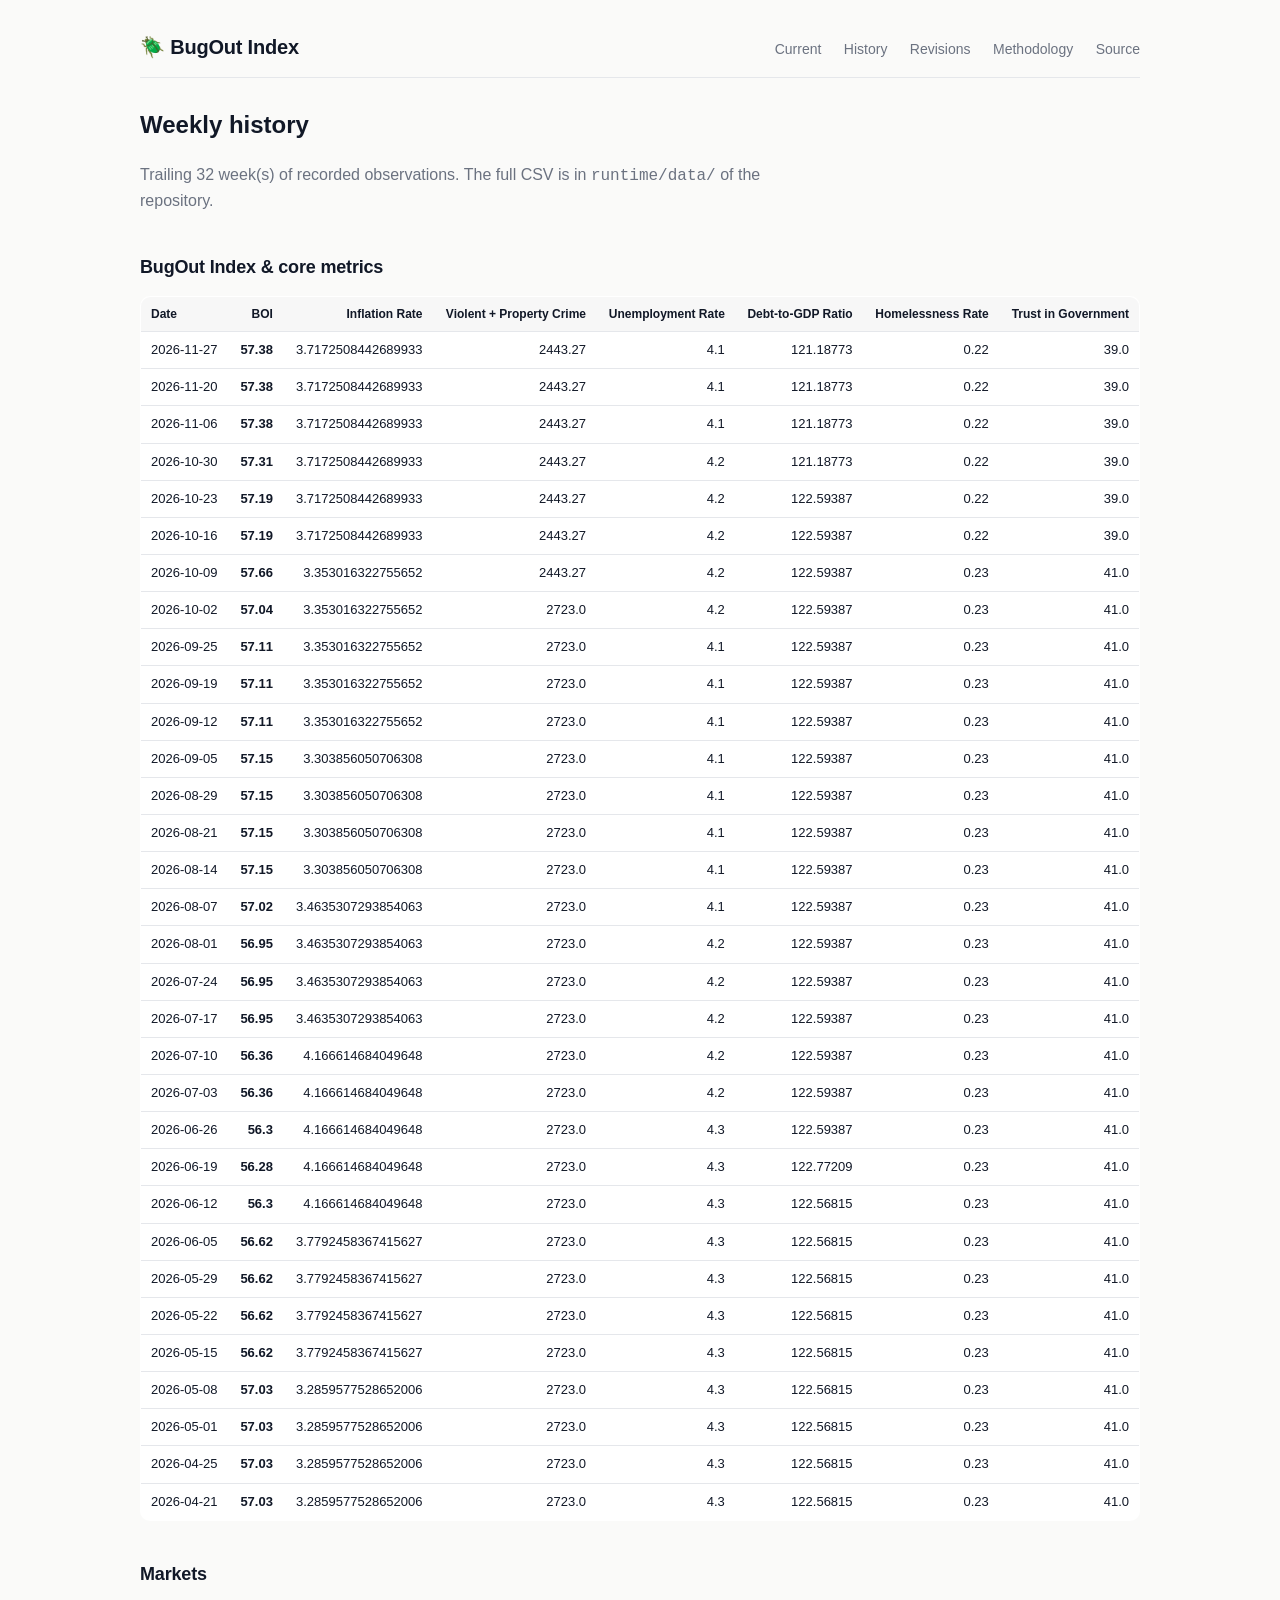
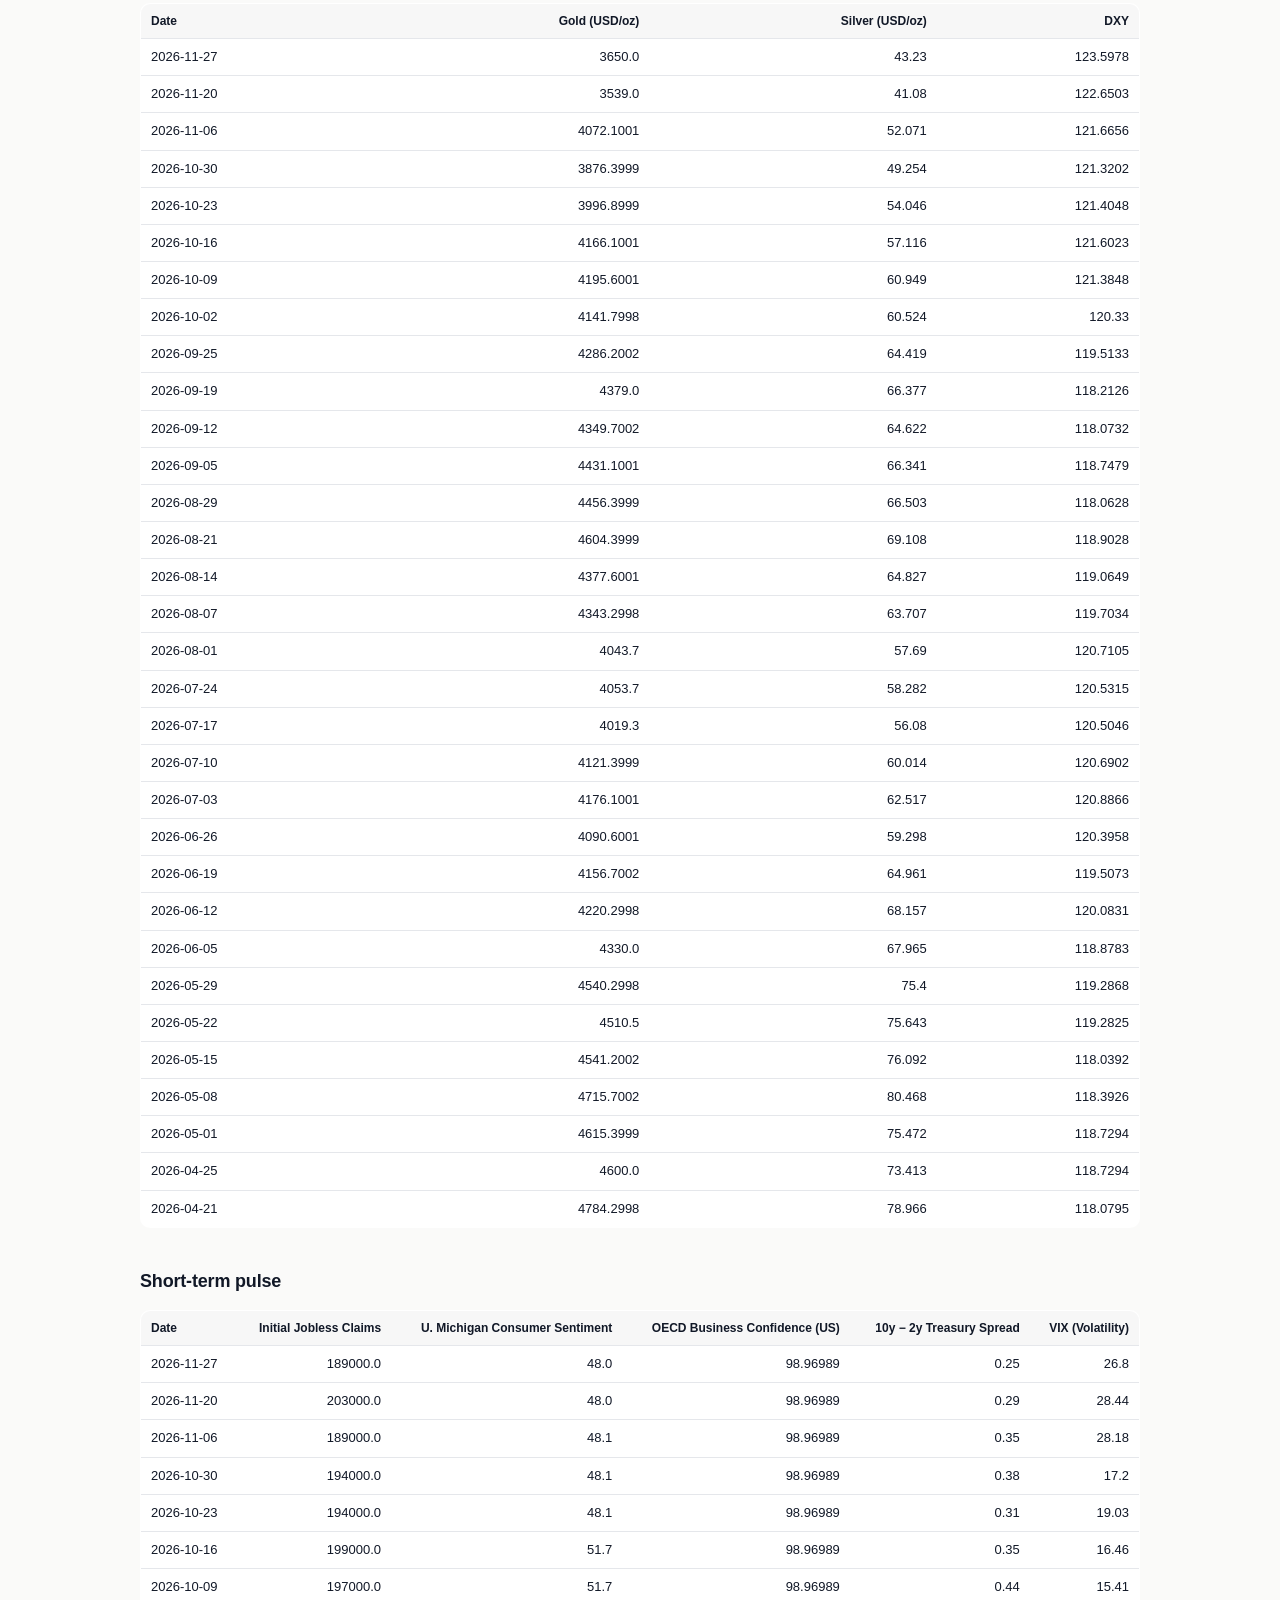
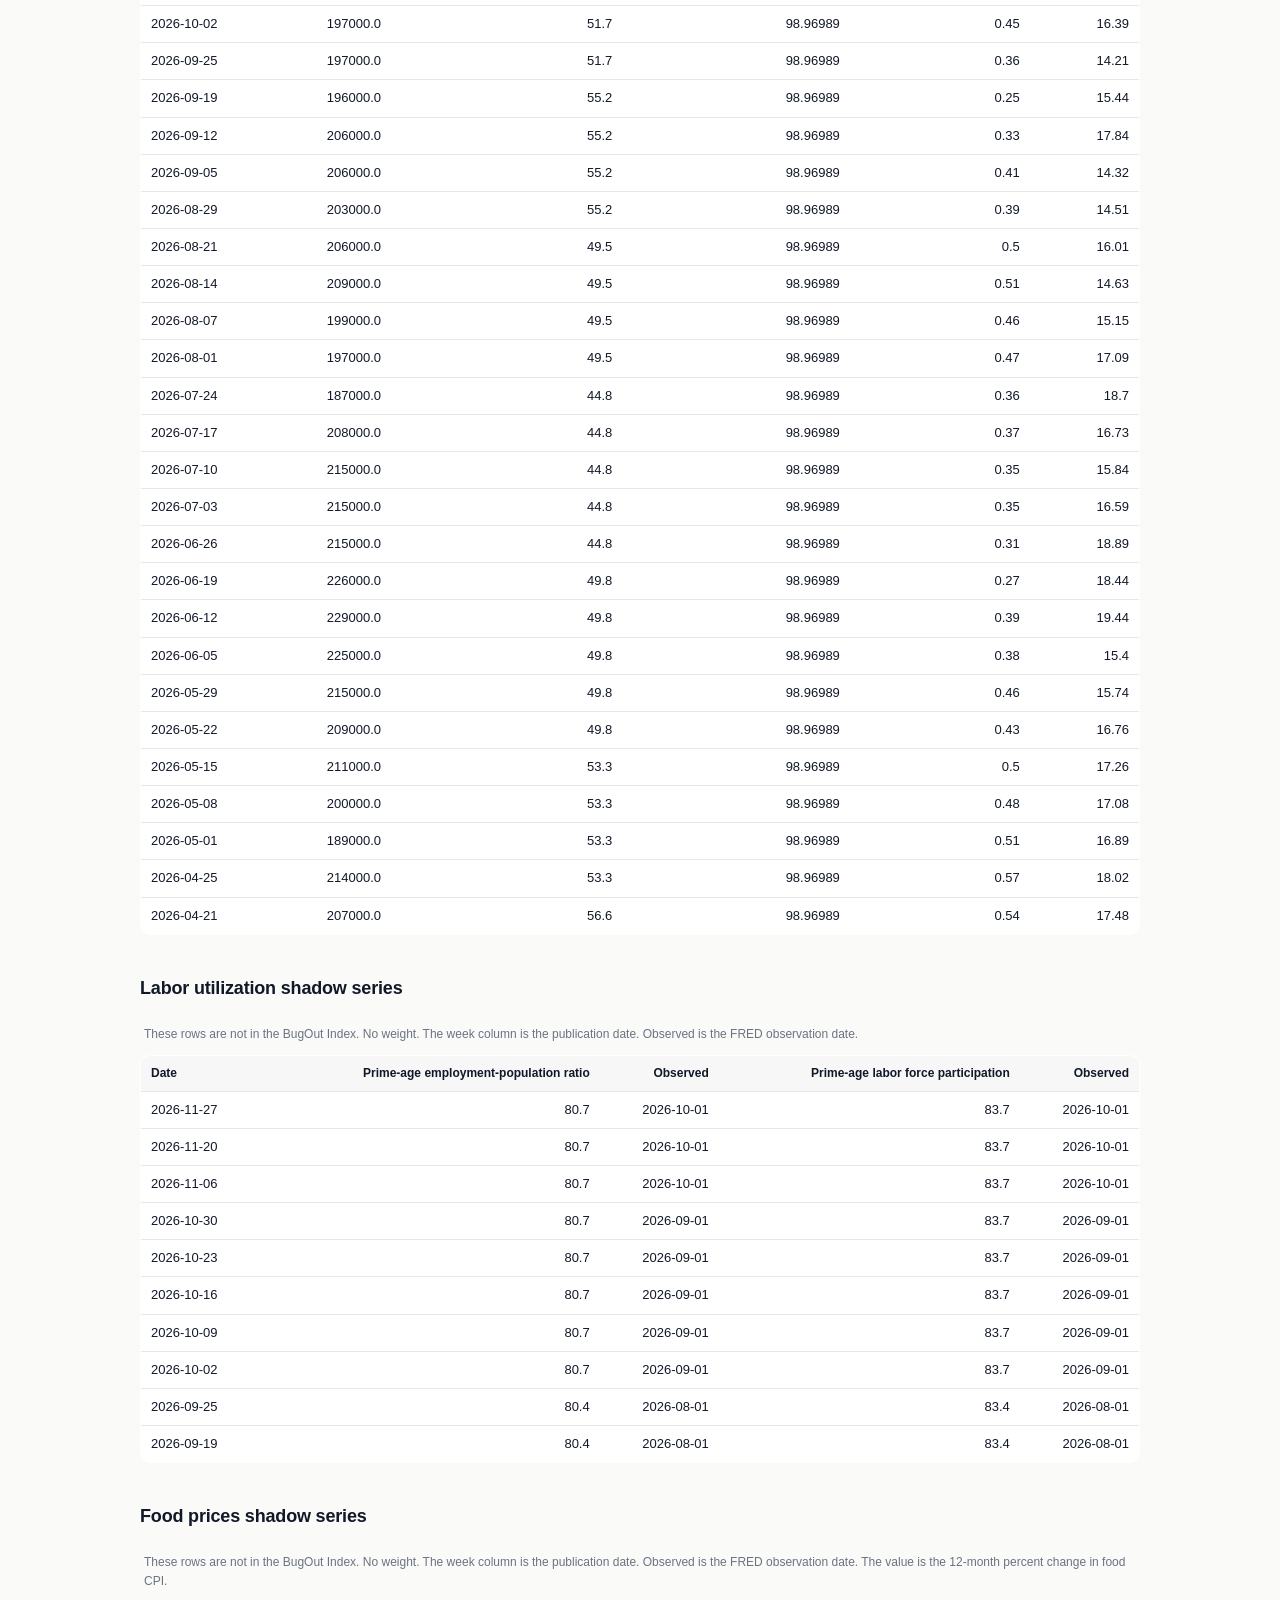
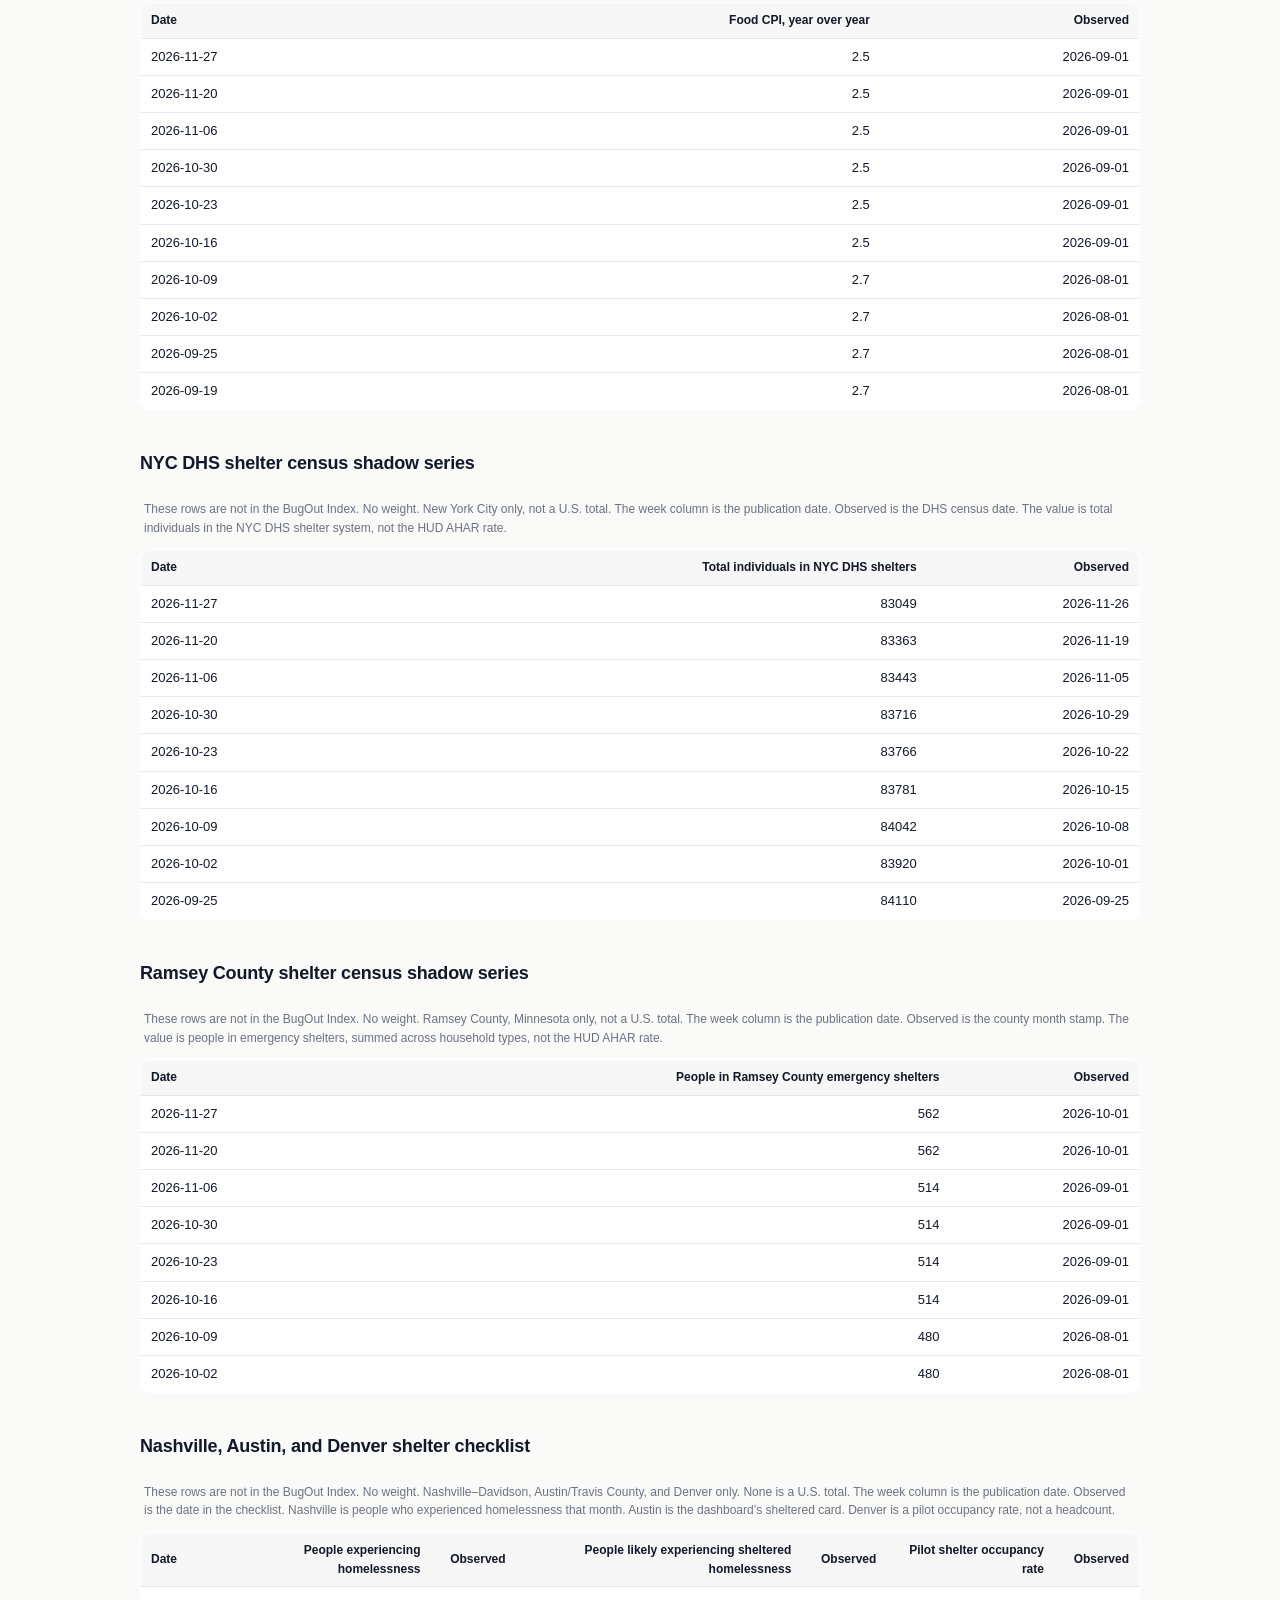
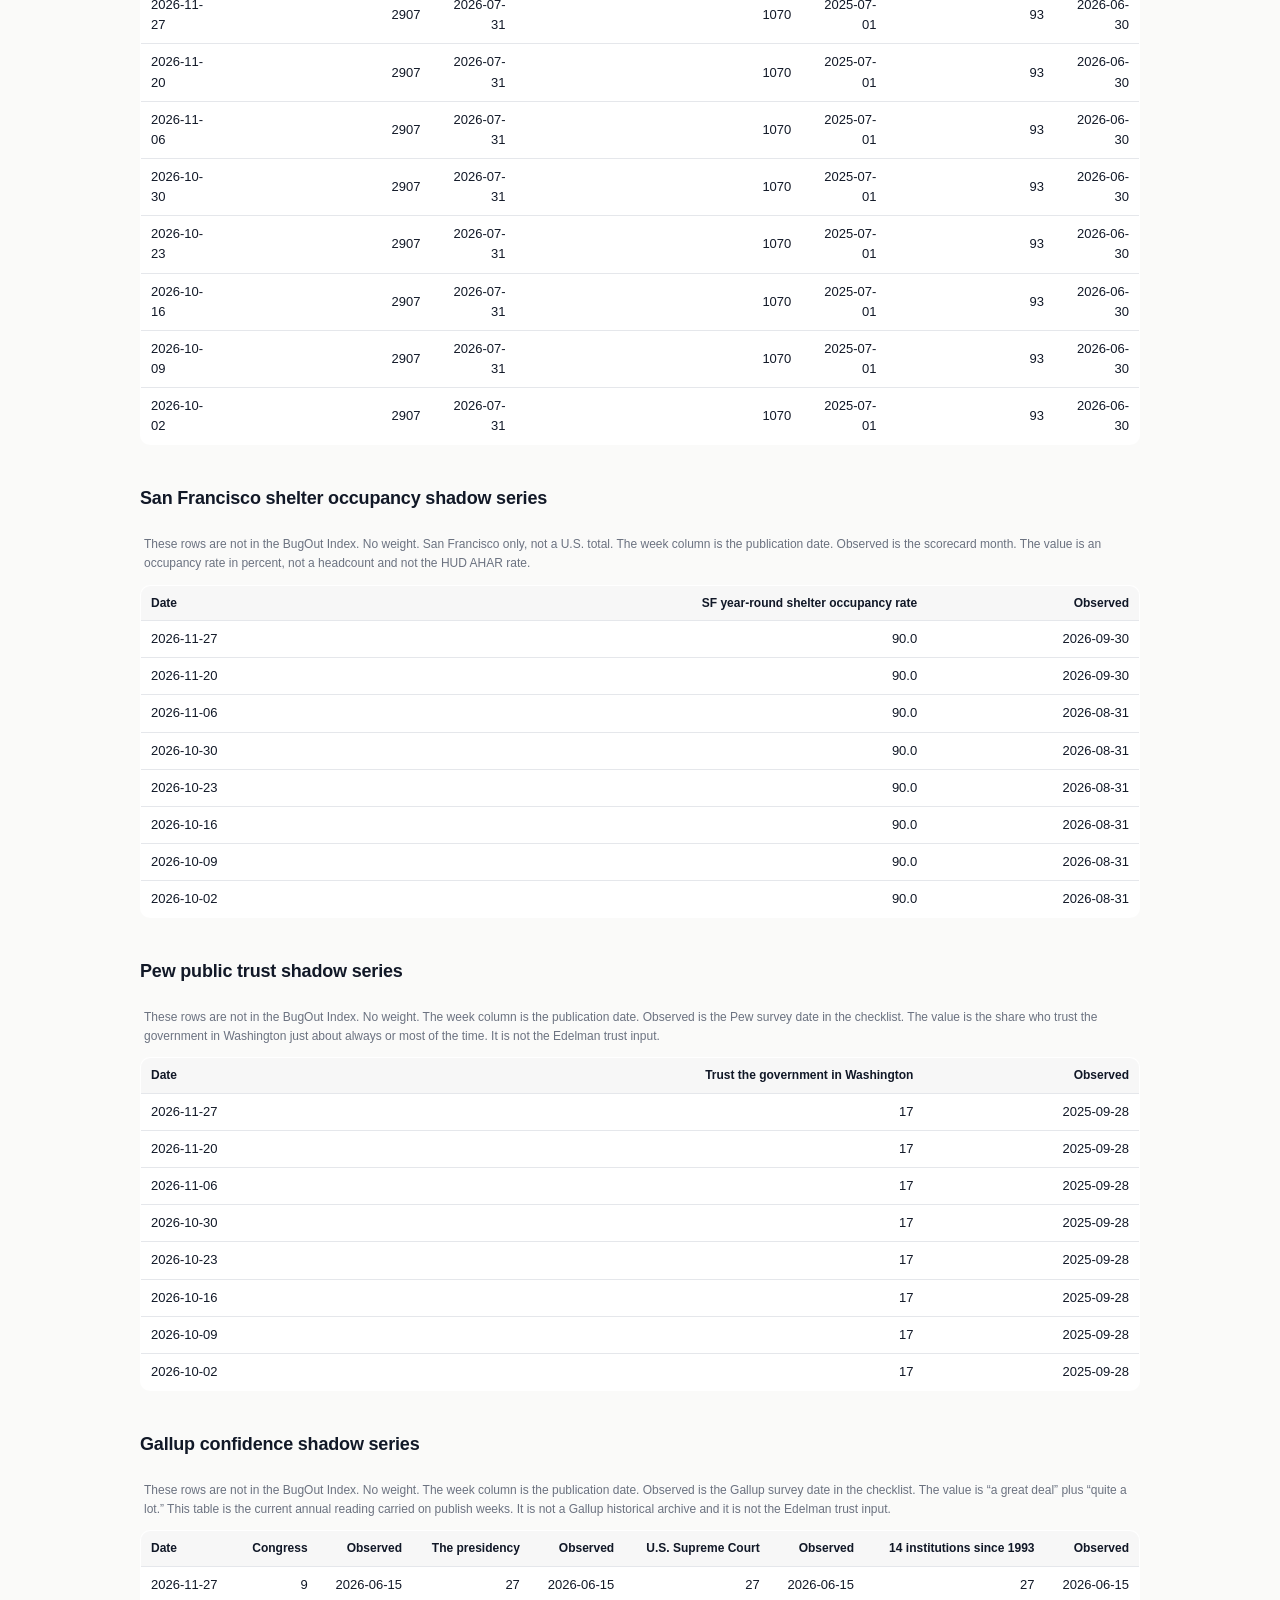
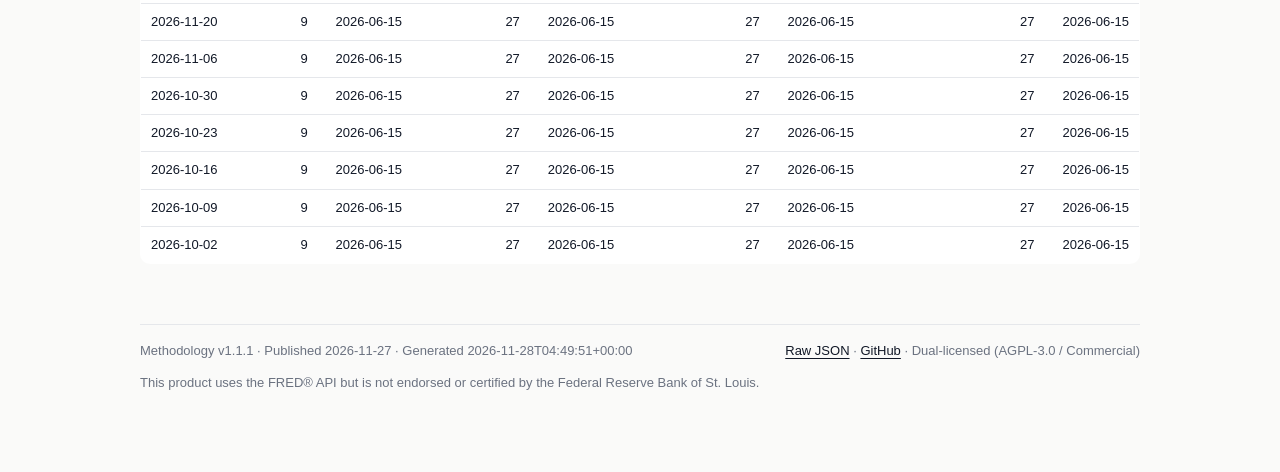
<file: docs/history.html>
<!doctype html>
<html lang="en">
<head>
  <meta charset="utf-8">
  <meta name="viewport" content="width=device-width, initial-scale=1">
  <!-- Google tag (gtag.js) -->
  <script async src="https://www.googletagmanager.com/gtag/js?id=G-4HHEH8RGHD"></script>
  <script>
    window.dataLayer = window.dataLayer || [];
    function gtag(){dataLayer.push(arguments);}
    gtag('js', new Date());

    gtag('config', 'G-4HHEH8RGHD');
  </script>
  <title>BugOut Index — History</title>
  <meta name="description" content="The BugOut Index — a weekly directional reading of how hard six published U.S. statistics are pressing, relative to fixed endpoints. Not a forecast.">
  <link rel="icon" href="./favicon.ico" sizes="any">
  <link rel="stylesheet" href="./assets/style.css">
</head>
<body>
  <div class="wrap">
    <header class="site">
      <h1><a href="./index.html" style="text-decoration:none">🪲 BugOut Index</a></h1>
      <nav>
        <a href="./index.html">Current</a>
        <a href="./history.html">History</a>
        <a href="./revisions.html">Revisions</a>
        <a href="./methodology.html">Methodology</a>
        <a href="https://github.com/adammontville/bugoutindex">Source</a>
      </nav>
    </header>

<h2 style="margin-top:0">Weekly history</h2>
<p style="color:var(--muted);max-width:70ch">
  Trailing 32 week(s) of recorded observations. The full CSV is in
  <code>runtime/data/</code> of the repository.
</p>

<div class="section-title"><h3>BugOut Index &amp; core metrics</h3></div>
<div style="overflow-x:auto">
<table class="hx">
  <thead>
    <tr>
      <th>Date</th>
      <th>BOI</th>
        <th>Inflation Rate</th>
        <th>Violent + Property Crime</th>
        <th>Unemployment Rate</th>
        <th>Debt-to-GDP Ratio</th>
        <th>Homelessness Rate</th>
        <th>Trust in Government</th>
    </tr>
  </thead>
  <tbody>
      <tr>
        <td>2026-11-27</td>
        <td><strong>57.38</strong></td>
          <td>3.7172508442689933</td>
          <td>2443.27</td>
          <td>4.1</td>
          <td>121.18773</td>
          <td>0.22</td>
          <td>39.0</td>
      </tr>
      <tr>
        <td>2026-11-20</td>
        <td><strong>57.38</strong></td>
          <td>3.7172508442689933</td>
          <td>2443.27</td>
          <td>4.1</td>
          <td>121.18773</td>
          <td>0.22</td>
          <td>39.0</td>
      </tr>
      <tr>
        <td>2026-11-06</td>
        <td><strong>57.38</strong></td>
          <td>3.7172508442689933</td>
          <td>2443.27</td>
          <td>4.1</td>
          <td>121.18773</td>
          <td>0.22</td>
          <td>39.0</td>
      </tr>
      <tr>
        <td>2026-10-30</td>
        <td><strong>57.31</strong></td>
          <td>3.7172508442689933</td>
          <td>2443.27</td>
          <td>4.2</td>
          <td>121.18773</td>
          <td>0.22</td>
          <td>39.0</td>
      </tr>
      <tr>
        <td>2026-10-23</td>
        <td><strong>57.19</strong></td>
          <td>3.7172508442689933</td>
          <td>2443.27</td>
          <td>4.2</td>
          <td>122.59387</td>
          <td>0.22</td>
          <td>39.0</td>
      </tr>
      <tr>
        <td>2026-10-16</td>
        <td><strong>57.19</strong></td>
          <td>3.7172508442689933</td>
          <td>2443.27</td>
          <td>4.2</td>
          <td>122.59387</td>
          <td>0.22</td>
          <td>39.0</td>
      </tr>
      <tr>
        <td>2026-10-09</td>
        <td><strong>57.66</strong></td>
          <td>3.353016322755652</td>
          <td>2443.27</td>
          <td>4.2</td>
          <td>122.59387</td>
          <td>0.23</td>
          <td>41.0</td>
      </tr>
      <tr>
        <td>2026-10-02</td>
        <td><strong>57.04</strong></td>
          <td>3.353016322755652</td>
          <td>2723.0</td>
          <td>4.2</td>
          <td>122.59387</td>
          <td>0.23</td>
          <td>41.0</td>
      </tr>
      <tr>
        <td>2026-09-25</td>
        <td><strong>57.11</strong></td>
          <td>3.353016322755652</td>
          <td>2723.0</td>
          <td>4.1</td>
          <td>122.59387</td>
          <td>0.23</td>
          <td>41.0</td>
      </tr>
      <tr>
        <td>2026-09-19</td>
        <td><strong>57.11</strong></td>
          <td>3.353016322755652</td>
          <td>2723.0</td>
          <td>4.1</td>
          <td>122.59387</td>
          <td>0.23</td>
          <td>41.0</td>
      </tr>
      <tr>
        <td>2026-09-12</td>
        <td><strong>57.11</strong></td>
          <td>3.353016322755652</td>
          <td>2723.0</td>
          <td>4.1</td>
          <td>122.59387</td>
          <td>0.23</td>
          <td>41.0</td>
      </tr>
      <tr>
        <td>2026-09-05</td>
        <td><strong>57.15</strong></td>
          <td>3.303856050706308</td>
          <td>2723.0</td>
          <td>4.1</td>
          <td>122.59387</td>
          <td>0.23</td>
          <td>41.0</td>
      </tr>
      <tr>
        <td>2026-08-29</td>
        <td><strong>57.15</strong></td>
          <td>3.303856050706308</td>
          <td>2723.0</td>
          <td>4.1</td>
          <td>122.59387</td>
          <td>0.23</td>
          <td>41.0</td>
      </tr>
      <tr>
        <td>2026-08-21</td>
        <td><strong>57.15</strong></td>
          <td>3.303856050706308</td>
          <td>2723.0</td>
          <td>4.1</td>
          <td>122.59387</td>
          <td>0.23</td>
          <td>41.0</td>
      </tr>
      <tr>
        <td>2026-08-14</td>
        <td><strong>57.15</strong></td>
          <td>3.303856050706308</td>
          <td>2723.0</td>
          <td>4.1</td>
          <td>122.59387</td>
          <td>0.23</td>
          <td>41.0</td>
      </tr>
      <tr>
        <td>2026-08-07</td>
        <td><strong>57.02</strong></td>
          <td>3.4635307293854063</td>
          <td>2723.0</td>
          <td>4.1</td>
          <td>122.59387</td>
          <td>0.23</td>
          <td>41.0</td>
      </tr>
      <tr>
        <td>2026-08-01</td>
        <td><strong>56.95</strong></td>
          <td>3.4635307293854063</td>
          <td>2723.0</td>
          <td>4.2</td>
          <td>122.59387</td>
          <td>0.23</td>
          <td>41.0</td>
      </tr>
      <tr>
        <td>2026-07-24</td>
        <td><strong>56.95</strong></td>
          <td>3.4635307293854063</td>
          <td>2723.0</td>
          <td>4.2</td>
          <td>122.59387</td>
          <td>0.23</td>
          <td>41.0</td>
      </tr>
      <tr>
        <td>2026-07-17</td>
        <td><strong>56.95</strong></td>
          <td>3.4635307293854063</td>
          <td>2723.0</td>
          <td>4.2</td>
          <td>122.59387</td>
          <td>0.23</td>
          <td>41.0</td>
      </tr>
      <tr>
        <td>2026-07-10</td>
        <td><strong>56.36</strong></td>
          <td>4.166614684049648</td>
          <td>2723.0</td>
          <td>4.2</td>
          <td>122.59387</td>
          <td>0.23</td>
          <td>41.0</td>
      </tr>
      <tr>
        <td>2026-07-03</td>
        <td><strong>56.36</strong></td>
          <td>4.166614684049648</td>
          <td>2723.0</td>
          <td>4.2</td>
          <td>122.59387</td>
          <td>0.23</td>
          <td>41.0</td>
      </tr>
      <tr>
        <td>2026-06-26</td>
        <td><strong>56.3</strong></td>
          <td>4.166614684049648</td>
          <td>2723.0</td>
          <td>4.3</td>
          <td>122.59387</td>
          <td>0.23</td>
          <td>41.0</td>
      </tr>
      <tr>
        <td>2026-06-19</td>
        <td><strong>56.28</strong></td>
          <td>4.166614684049648</td>
          <td>2723.0</td>
          <td>4.3</td>
          <td>122.77209</td>
          <td>0.23</td>
          <td>41.0</td>
      </tr>
      <tr>
        <td>2026-06-12</td>
        <td><strong>56.3</strong></td>
          <td>4.166614684049648</td>
          <td>2723.0</td>
          <td>4.3</td>
          <td>122.56815</td>
          <td>0.23</td>
          <td>41.0</td>
      </tr>
      <tr>
        <td>2026-06-05</td>
        <td><strong>56.62</strong></td>
          <td>3.7792458367415627</td>
          <td>2723.0</td>
          <td>4.3</td>
          <td>122.56815</td>
          <td>0.23</td>
          <td>41.0</td>
      </tr>
      <tr>
        <td>2026-05-29</td>
        <td><strong>56.62</strong></td>
          <td>3.7792458367415627</td>
          <td>2723.0</td>
          <td>4.3</td>
          <td>122.56815</td>
          <td>0.23</td>
          <td>41.0</td>
      </tr>
      <tr>
        <td>2026-05-22</td>
        <td><strong>56.62</strong></td>
          <td>3.7792458367415627</td>
          <td>2723.0</td>
          <td>4.3</td>
          <td>122.56815</td>
          <td>0.23</td>
          <td>41.0</td>
      </tr>
      <tr>
        <td>2026-05-15</td>
        <td><strong>56.62</strong></td>
          <td>3.7792458367415627</td>
          <td>2723.0</td>
          <td>4.3</td>
          <td>122.56815</td>
          <td>0.23</td>
          <td>41.0</td>
      </tr>
      <tr>
        <td>2026-05-08</td>
        <td><strong>57.03</strong></td>
          <td>3.2859577528652006</td>
          <td>2723.0</td>
          <td>4.3</td>
          <td>122.56815</td>
          <td>0.23</td>
          <td>41.0</td>
      </tr>
      <tr>
        <td>2026-05-01</td>
        <td><strong>57.03</strong></td>
          <td>3.2859577528652006</td>
          <td>2723.0</td>
          <td>4.3</td>
          <td>122.56815</td>
          <td>0.23</td>
          <td>41.0</td>
      </tr>
      <tr>
        <td>2026-04-25</td>
        <td><strong>57.03</strong></td>
          <td>3.2859577528652006</td>
          <td>2723.0</td>
          <td>4.3</td>
          <td>122.56815</td>
          <td>0.23</td>
          <td>41.0</td>
      </tr>
      <tr>
        <td>2026-04-21</td>
        <td><strong>57.03</strong></td>
          <td>3.2859577528652006</td>
          <td>2723.0</td>
          <td>4.3</td>
          <td>122.56815</td>
          <td>0.23</td>
          <td>41.0</td>
      </tr>
  </tbody>
</table>
</div>

<div class="section-title"><h3>Markets</h3></div>
<div style="overflow-x:auto">
<table class="hx">
  <thead><tr><th>Date</th><th>Gold (USD/oz)</th><th>Silver (USD/oz)</th><th>DXY</th></tr></thead>
  <tbody>
      <tr>
        <td>2026-11-27</td>
        <td>3650.0</td>
        <td>43.23</td>
        <td>123.5978</td>
      </tr>
      <tr>
        <td>2026-11-20</td>
        <td>3539.0</td>
        <td>41.08</td>
        <td>122.6503</td>
      </tr>
      <tr>
        <td>2026-11-06</td>
        <td>4072.1001</td>
        <td>52.071</td>
        <td>121.6656</td>
      </tr>
      <tr>
        <td>2026-10-30</td>
        <td>3876.3999</td>
        <td>49.254</td>
        <td>121.3202</td>
      </tr>
      <tr>
        <td>2026-10-23</td>
        <td>3996.8999</td>
        <td>54.046</td>
        <td>121.4048</td>
      </tr>
      <tr>
        <td>2026-10-16</td>
        <td>4166.1001</td>
        <td>57.116</td>
        <td>121.6023</td>
      </tr>
      <tr>
        <td>2026-10-09</td>
        <td>4195.6001</td>
        <td>60.949</td>
        <td>121.3848</td>
      </tr>
      <tr>
        <td>2026-10-02</td>
        <td>4141.7998</td>
        <td>60.524</td>
        <td>120.33</td>
      </tr>
      <tr>
        <td>2026-09-25</td>
        <td>4286.2002</td>
        <td>64.419</td>
        <td>119.5133</td>
      </tr>
      <tr>
        <td>2026-09-19</td>
        <td>4379.0</td>
        <td>66.377</td>
        <td>118.2126</td>
      </tr>
      <tr>
        <td>2026-09-12</td>
        <td>4349.7002</td>
        <td>64.622</td>
        <td>118.0732</td>
      </tr>
      <tr>
        <td>2026-09-05</td>
        <td>4431.1001</td>
        <td>66.341</td>
        <td>118.7479</td>
      </tr>
      <tr>
        <td>2026-08-29</td>
        <td>4456.3999</td>
        <td>66.503</td>
        <td>118.0628</td>
      </tr>
      <tr>
        <td>2026-08-21</td>
        <td>4604.3999</td>
        <td>69.108</td>
        <td>118.9028</td>
      </tr>
      <tr>
        <td>2026-08-14</td>
        <td>4377.6001</td>
        <td>64.827</td>
        <td>119.0649</td>
      </tr>
      <tr>
        <td>2026-08-07</td>
        <td>4343.2998</td>
        <td>63.707</td>
        <td>119.7034</td>
      </tr>
      <tr>
        <td>2026-08-01</td>
        <td>4043.7</td>
        <td>57.69</td>
        <td>120.7105</td>
      </tr>
      <tr>
        <td>2026-07-24</td>
        <td>4053.7</td>
        <td>58.282</td>
        <td>120.5315</td>
      </tr>
      <tr>
        <td>2026-07-17</td>
        <td>4019.3</td>
        <td>56.08</td>
        <td>120.5046</td>
      </tr>
      <tr>
        <td>2026-07-10</td>
        <td>4121.3999</td>
        <td>60.014</td>
        <td>120.6902</td>
      </tr>
      <tr>
        <td>2026-07-03</td>
        <td>4176.1001</td>
        <td>62.517</td>
        <td>120.8866</td>
      </tr>
      <tr>
        <td>2026-06-26</td>
        <td>4090.6001</td>
        <td>59.298</td>
        <td>120.3958</td>
      </tr>
      <tr>
        <td>2026-06-19</td>
        <td>4156.7002</td>
        <td>64.961</td>
        <td>119.5073</td>
      </tr>
      <tr>
        <td>2026-06-12</td>
        <td>4220.2998</td>
        <td>68.157</td>
        <td>120.0831</td>
      </tr>
      <tr>
        <td>2026-06-05</td>
        <td>4330.0</td>
        <td>67.965</td>
        <td>118.8783</td>
      </tr>
      <tr>
        <td>2026-05-29</td>
        <td>4540.2998</td>
        <td>75.4</td>
        <td>119.2868</td>
      </tr>
      <tr>
        <td>2026-05-22</td>
        <td>4510.5</td>
        <td>75.643</td>
        <td>119.2825</td>
      </tr>
      <tr>
        <td>2026-05-15</td>
        <td>4541.2002</td>
        <td>76.092</td>
        <td>118.0392</td>
      </tr>
      <tr>
        <td>2026-05-08</td>
        <td>4715.7002</td>
        <td>80.468</td>
        <td>118.3926</td>
      </tr>
      <tr>
        <td>2026-05-01</td>
        <td>4615.3999</td>
        <td>75.472</td>
        <td>118.7294</td>
      </tr>
      <tr>
        <td>2026-04-25</td>
        <td>4600.0</td>
        <td>73.413</td>
        <td>118.7294</td>
      </tr>
      <tr>
        <td>2026-04-21</td>
        <td>4784.2998</td>
        <td>78.966</td>
        <td>118.0795</td>
      </tr>
  </tbody>
</table>
</div>

<div class="section-title"><h3>Short-term pulse</h3></div>
<div style="overflow-x:auto">
<table class="hx">
  <thead>
    <tr>
      <th>Date</th>
        <th>Initial Jobless Claims</th>
        <th>U. Michigan Consumer Sentiment</th>
        <th>OECD Business Confidence (US)</th>
        <th>10y − 2y Treasury Spread</th>
        <th>VIX (Volatility)</th>
    </tr>
  </thead>
  <tbody>
      <tr>
        <td>2026-11-27</td>
          <td>189000.0</td>
          <td>48.0</td>
          <td>98.96989</td>
          <td>0.25</td>
          <td>26.8</td>
      </tr>
      <tr>
        <td>2026-11-20</td>
          <td>203000.0</td>
          <td>48.0</td>
          <td>98.96989</td>
          <td>0.29</td>
          <td>28.44</td>
      </tr>
      <tr>
        <td>2026-11-06</td>
          <td>189000.0</td>
          <td>48.1</td>
          <td>98.96989</td>
          <td>0.35</td>
          <td>28.18</td>
      </tr>
      <tr>
        <td>2026-10-30</td>
          <td>194000.0</td>
          <td>48.1</td>
          <td>98.96989</td>
          <td>0.38</td>
          <td>17.2</td>
      </tr>
      <tr>
        <td>2026-10-23</td>
          <td>194000.0</td>
          <td>48.1</td>
          <td>98.96989</td>
          <td>0.31</td>
          <td>19.03</td>
      </tr>
      <tr>
        <td>2026-10-16</td>
          <td>199000.0</td>
          <td>51.7</td>
          <td>98.96989</td>
          <td>0.35</td>
          <td>16.46</td>
      </tr>
      <tr>
        <td>2026-10-09</td>
          <td>197000.0</td>
          <td>51.7</td>
          <td>98.96989</td>
          <td>0.44</td>
          <td>15.41</td>
      </tr>
      <tr>
        <td>2026-10-02</td>
          <td>197000.0</td>
          <td>51.7</td>
          <td>98.96989</td>
          <td>0.45</td>
          <td>16.39</td>
      </tr>
      <tr>
        <td>2026-09-25</td>
          <td>197000.0</td>
          <td>51.7</td>
          <td>98.96989</td>
          <td>0.36</td>
          <td>14.21</td>
      </tr>
      <tr>
        <td>2026-09-19</td>
          <td>196000.0</td>
          <td>55.2</td>
          <td>98.96989</td>
          <td>0.25</td>
          <td>15.44</td>
      </tr>
      <tr>
        <td>2026-09-12</td>
          <td>206000.0</td>
          <td>55.2</td>
          <td>98.96989</td>
          <td>0.33</td>
          <td>17.84</td>
      </tr>
      <tr>
        <td>2026-09-05</td>
          <td>206000.0</td>
          <td>55.2</td>
          <td>98.96989</td>
          <td>0.41</td>
          <td>14.32</td>
      </tr>
      <tr>
        <td>2026-08-29</td>
          <td>203000.0</td>
          <td>55.2</td>
          <td>98.96989</td>
          <td>0.39</td>
          <td>14.51</td>
      </tr>
      <tr>
        <td>2026-08-21</td>
          <td>206000.0</td>
          <td>49.5</td>
          <td>98.96989</td>
          <td>0.5</td>
          <td>16.01</td>
      </tr>
      <tr>
        <td>2026-08-14</td>
          <td>209000.0</td>
          <td>49.5</td>
          <td>98.96989</td>
          <td>0.51</td>
          <td>14.63</td>
      </tr>
      <tr>
        <td>2026-08-07</td>
          <td>199000.0</td>
          <td>49.5</td>
          <td>98.96989</td>
          <td>0.46</td>
          <td>15.15</td>
      </tr>
      <tr>
        <td>2026-08-01</td>
          <td>197000.0</td>
          <td>49.5</td>
          <td>98.96989</td>
          <td>0.47</td>
          <td>17.09</td>
      </tr>
      <tr>
        <td>2026-07-24</td>
          <td>187000.0</td>
          <td>44.8</td>
          <td>98.96989</td>
          <td>0.36</td>
          <td>18.7</td>
      </tr>
      <tr>
        <td>2026-07-17</td>
          <td>208000.0</td>
          <td>44.8</td>
          <td>98.96989</td>
          <td>0.37</td>
          <td>16.73</td>
      </tr>
      <tr>
        <td>2026-07-10</td>
          <td>215000.0</td>
          <td>44.8</td>
          <td>98.96989</td>
          <td>0.35</td>
          <td>15.84</td>
      </tr>
      <tr>
        <td>2026-07-03</td>
          <td>215000.0</td>
          <td>44.8</td>
          <td>98.96989</td>
          <td>0.35</td>
          <td>16.59</td>
      </tr>
      <tr>
        <td>2026-06-26</td>
          <td>215000.0</td>
          <td>44.8</td>
          <td>98.96989</td>
          <td>0.31</td>
          <td>18.89</td>
      </tr>
      <tr>
        <td>2026-06-19</td>
          <td>226000.0</td>
          <td>49.8</td>
          <td>98.96989</td>
          <td>0.27</td>
          <td>18.44</td>
      </tr>
      <tr>
        <td>2026-06-12</td>
          <td>229000.0</td>
          <td>49.8</td>
          <td>98.96989</td>
          <td>0.39</td>
          <td>19.44</td>
      </tr>
      <tr>
        <td>2026-06-05</td>
          <td>225000.0</td>
          <td>49.8</td>
          <td>98.96989</td>
          <td>0.38</td>
          <td>15.4</td>
      </tr>
      <tr>
        <td>2026-05-29</td>
          <td>215000.0</td>
          <td>49.8</td>
          <td>98.96989</td>
          <td>0.46</td>
          <td>15.74</td>
      </tr>
      <tr>
        <td>2026-05-22</td>
          <td>209000.0</td>
          <td>49.8</td>
          <td>98.96989</td>
          <td>0.43</td>
          <td>16.76</td>
      </tr>
      <tr>
        <td>2026-05-15</td>
          <td>211000.0</td>
          <td>53.3</td>
          <td>98.96989</td>
          <td>0.5</td>
          <td>17.26</td>
      </tr>
      <tr>
        <td>2026-05-08</td>
          <td>200000.0</td>
          <td>53.3</td>
          <td>98.96989</td>
          <td>0.48</td>
          <td>17.08</td>
      </tr>
      <tr>
        <td>2026-05-01</td>
          <td>189000.0</td>
          <td>53.3</td>
          <td>98.96989</td>
          <td>0.51</td>
          <td>16.89</td>
      </tr>
      <tr>
        <td>2026-04-25</td>
          <td>214000.0</td>
          <td>53.3</td>
          <td>98.96989</td>
          <td>0.57</td>
          <td>18.02</td>
      </tr>
      <tr>
        <td>2026-04-21</td>
          <td>207000.0</td>
          <td>56.6</td>
          <td>98.96989</td>
          <td>0.54</td>
          <td>17.48</td>
      </tr>
  </tbody>
</table>
</div>

<div class="section-title"><h3>Labor utilization shadow series</h3></div>
<p class="chart-caption">These rows are not in the BugOut Index. No weight. The week column is the publication date. Observed is the FRED observation date.</p>
<div style="overflow-x:auto">
<table class="hx">
  <thead>
    <tr>
      <th>Date</th>
        <th>Prime-age employment-population ratio</th>
        <th>Observed</th>
        <th>Prime-age labor force participation</th>
        <th>Observed</th>
    </tr>
  </thead>
  <tbody>
      <tr>
        <td>2026-11-27</td>
          <td>80.7</td>
          <td>2026-10-01</td>
          <td>83.7</td>
          <td>2026-10-01</td>
      </tr>
      <tr>
        <td>2026-11-20</td>
          <td>80.7</td>
          <td>2026-10-01</td>
          <td>83.7</td>
          <td>2026-10-01</td>
      </tr>
      <tr>
        <td>2026-11-06</td>
          <td>80.7</td>
          <td>2026-10-01</td>
          <td>83.7</td>
          <td>2026-10-01</td>
      </tr>
      <tr>
        <td>2026-10-30</td>
          <td>80.7</td>
          <td>2026-09-01</td>
          <td>83.7</td>
          <td>2026-09-01</td>
      </tr>
      <tr>
        <td>2026-10-23</td>
          <td>80.7</td>
          <td>2026-09-01</td>
          <td>83.7</td>
          <td>2026-09-01</td>
      </tr>
      <tr>
        <td>2026-10-16</td>
          <td>80.7</td>
          <td>2026-09-01</td>
          <td>83.7</td>
          <td>2026-09-01</td>
      </tr>
      <tr>
        <td>2026-10-09</td>
          <td>80.7</td>
          <td>2026-09-01</td>
          <td>83.7</td>
          <td>2026-09-01</td>
      </tr>
      <tr>
        <td>2026-10-02</td>
          <td>80.7</td>
          <td>2026-09-01</td>
          <td>83.7</td>
          <td>2026-09-01</td>
      </tr>
      <tr>
        <td>2026-09-25</td>
          <td>80.4</td>
          <td>2026-08-01</td>
          <td>83.4</td>
          <td>2026-08-01</td>
      </tr>
      <tr>
        <td>2026-09-19</td>
          <td>80.4</td>
          <td>2026-08-01</td>
          <td>83.4</td>
          <td>2026-08-01</td>
      </tr>
  </tbody>
</table>
</div>

<div class="section-title"><h3>Food prices shadow series</h3></div>
<p class="chart-caption">These rows are not in the BugOut Index. No weight. The week column is the publication date. Observed is the FRED observation date. The value is the 12-month percent change in food CPI.</p>
<div style="overflow-x:auto">
<table class="hx">
  <thead>
    <tr>
      <th>Date</th>
        <th>Food CPI, year over year</th>
        <th>Observed</th>
    </tr>
  </thead>
  <tbody>
      <tr>
        <td>2026-11-27</td>
          <td>2.5</td>
          <td>2026-09-01</td>
      </tr>
      <tr>
        <td>2026-11-20</td>
          <td>2.5</td>
          <td>2026-09-01</td>
      </tr>
      <tr>
        <td>2026-11-06</td>
          <td>2.5</td>
          <td>2026-09-01</td>
      </tr>
      <tr>
        <td>2026-10-30</td>
          <td>2.5</td>
          <td>2026-09-01</td>
      </tr>
      <tr>
        <td>2026-10-23</td>
          <td>2.5</td>
          <td>2026-09-01</td>
      </tr>
      <tr>
        <td>2026-10-16</td>
          <td>2.5</td>
          <td>2026-09-01</td>
      </tr>
      <tr>
        <td>2026-10-09</td>
          <td>2.7</td>
          <td>2026-08-01</td>
      </tr>
      <tr>
        <td>2026-10-02</td>
          <td>2.7</td>
          <td>2026-08-01</td>
      </tr>
      <tr>
        <td>2026-09-25</td>
          <td>2.7</td>
          <td>2026-08-01</td>
      </tr>
      <tr>
        <td>2026-09-19</td>
          <td>2.7</td>
          <td>2026-08-01</td>
      </tr>
  </tbody>
</table>
</div>

<div class="section-title"><h3>NYC DHS shelter census shadow series</h3></div>
<p class="chart-caption">These rows are not in the BugOut Index. No weight. New York City only, not a U.S. total. The week column is the publication date. Observed is the DHS census date. The value is total individuals in the NYC DHS shelter system, not the HUD AHAR rate.</p>
<div style="overflow-x:auto">
<table class="hx">
  <thead>
    <tr>
      <th>Date</th>
        <th>Total individuals in NYC DHS shelters</th>
        <th>Observed</th>
    </tr>
  </thead>
  <tbody>
      <tr>
        <td>2026-11-27</td>
          <td>83049</td>
          <td>2026-11-26</td>
      </tr>
      <tr>
        <td>2026-11-20</td>
          <td>83363</td>
          <td>2026-11-19</td>
      </tr>
      <tr>
        <td>2026-11-06</td>
          <td>83443</td>
          <td>2026-11-05</td>
      </tr>
      <tr>
        <td>2026-10-30</td>
          <td>83716</td>
          <td>2026-10-29</td>
      </tr>
      <tr>
        <td>2026-10-23</td>
          <td>83766</td>
          <td>2026-10-22</td>
      </tr>
      <tr>
        <td>2026-10-16</td>
          <td>83781</td>
          <td>2026-10-15</td>
      </tr>
      <tr>
        <td>2026-10-09</td>
          <td>84042</td>
          <td>2026-10-08</td>
      </tr>
      <tr>
        <td>2026-10-02</td>
          <td>83920</td>
          <td>2026-10-01</td>
      </tr>
      <tr>
        <td>2026-09-25</td>
          <td>84110</td>
          <td>2026-09-25</td>
      </tr>
  </tbody>
</table>
</div>

<div class="section-title"><h3>Ramsey County shelter census shadow series</h3></div>
<p class="chart-caption">These rows are not in the BugOut Index. No weight. Ramsey County, Minnesota only, not a U.S. total. The week column is the publication date. Observed is the county month stamp. The value is people in emergency shelters, summed across household types, not the HUD AHAR rate.</p>
<div style="overflow-x:auto">
<table class="hx">
  <thead>
    <tr>
      <th>Date</th>
        <th>People in Ramsey County emergency shelters</th>
        <th>Observed</th>
    </tr>
  </thead>
  <tbody>
      <tr>
        <td>2026-11-27</td>
          <td>562</td>
          <td>2026-10-01</td>
      </tr>
      <tr>
        <td>2026-11-20</td>
          <td>562</td>
          <td>2026-10-01</td>
      </tr>
      <tr>
        <td>2026-11-06</td>
          <td>514</td>
          <td>2026-09-01</td>
      </tr>
      <tr>
        <td>2026-10-30</td>
          <td>514</td>
          <td>2026-09-01</td>
      </tr>
      <tr>
        <td>2026-10-23</td>
          <td>514</td>
          <td>2026-09-01</td>
      </tr>
      <tr>
        <td>2026-10-16</td>
          <td>514</td>
          <td>2026-09-01</td>
      </tr>
      <tr>
        <td>2026-10-09</td>
          <td>480</td>
          <td>2026-08-01</td>
      </tr>
      <tr>
        <td>2026-10-02</td>
          <td>480</td>
          <td>2026-08-01</td>
      </tr>
  </tbody>
</table>
</div>

<div class="section-title"><h3>Nashville, Austin, and Denver shelter checklist</h3></div>
<p class="chart-caption">These rows are not in the BugOut Index. No weight. Nashville–Davidson, Austin/Travis County, and Denver only. None is a U.S. total. The week column is the publication date. Observed is the date in the checklist. Nashville is people who experienced homelessness that month. Austin is the dashboard’s sheltered card. Denver is a pilot occupancy rate, not a headcount.</p>
<div style="overflow-x:auto">
<table class="hx">
  <thead>
    <tr>
      <th>Date</th>
        <th>People experiencing homelessness</th>
        <th>Observed</th>
        <th>People likely experiencing sheltered homelessness</th>
        <th>Observed</th>
        <th>Pilot shelter occupancy rate</th>
        <th>Observed</th>
    </tr>
  </thead>
  <tbody>
      <tr>
        <td>2026-11-27</td>
          <td>2907</td>
          <td>2026-07-31</td>
          <td>1070</td>
          <td>2025-07-01</td>
          <td>93</td>
          <td>2026-06-30</td>
      </tr>
      <tr>
        <td>2026-11-20</td>
          <td>2907</td>
          <td>2026-07-31</td>
          <td>1070</td>
          <td>2025-07-01</td>
          <td>93</td>
          <td>2026-06-30</td>
      </tr>
      <tr>
        <td>2026-11-06</td>
          <td>2907</td>
          <td>2026-07-31</td>
          <td>1070</td>
          <td>2025-07-01</td>
          <td>93</td>
          <td>2026-06-30</td>
      </tr>
      <tr>
        <td>2026-10-30</td>
          <td>2907</td>
          <td>2026-07-31</td>
          <td>1070</td>
          <td>2025-07-01</td>
          <td>93</td>
          <td>2026-06-30</td>
      </tr>
      <tr>
        <td>2026-10-23</td>
          <td>2907</td>
          <td>2026-07-31</td>
          <td>1070</td>
          <td>2025-07-01</td>
          <td>93</td>
          <td>2026-06-30</td>
      </tr>
      <tr>
        <td>2026-10-16</td>
          <td>2907</td>
          <td>2026-07-31</td>
          <td>1070</td>
          <td>2025-07-01</td>
          <td>93</td>
          <td>2026-06-30</td>
      </tr>
      <tr>
        <td>2026-10-09</td>
          <td>2907</td>
          <td>2026-07-31</td>
          <td>1070</td>
          <td>2025-07-01</td>
          <td>93</td>
          <td>2026-06-30</td>
      </tr>
      <tr>
        <td>2026-10-02</td>
          <td>2907</td>
          <td>2026-07-31</td>
          <td>1070</td>
          <td>2025-07-01</td>
          <td>93</td>
          <td>2026-06-30</td>
      </tr>
  </tbody>
</table>
</div>

<div class="section-title"><h3>San Francisco shelter occupancy shadow series</h3></div>
<p class="chart-caption">These rows are not in the BugOut Index. No weight. San Francisco only, not a U.S. total. The week column is the publication date. Observed is the scorecard month. The value is an occupancy rate in percent, not a headcount and not the HUD AHAR rate.</p>
<div style="overflow-x:auto">
<table class="hx">
  <thead>
    <tr>
      <th>Date</th>
        <th>SF year-round shelter occupancy rate</th>
        <th>Observed</th>
    </tr>
  </thead>
  <tbody>
      <tr>
        <td>2026-11-27</td>
          <td>90.0</td>
          <td>2026-09-30</td>
      </tr>
      <tr>
        <td>2026-11-20</td>
          <td>90.0</td>
          <td>2026-09-30</td>
      </tr>
      <tr>
        <td>2026-11-06</td>
          <td>90.0</td>
          <td>2026-08-31</td>
      </tr>
      <tr>
        <td>2026-10-30</td>
          <td>90.0</td>
          <td>2026-08-31</td>
      </tr>
      <tr>
        <td>2026-10-23</td>
          <td>90.0</td>
          <td>2026-08-31</td>
      </tr>
      <tr>
        <td>2026-10-16</td>
          <td>90.0</td>
          <td>2026-08-31</td>
      </tr>
      <tr>
        <td>2026-10-09</td>
          <td>90.0</td>
          <td>2026-08-31</td>
      </tr>
      <tr>
        <td>2026-10-02</td>
          <td>90.0</td>
          <td>2026-08-31</td>
      </tr>
  </tbody>
</table>
</div>

<div class="section-title"><h3>Pew public trust shadow series</h3></div>
<p class="chart-caption">These rows are not in the BugOut Index. No weight. The week column is the publication date. Observed is the Pew survey date in the checklist. The value is the share who trust the government in Washington just about always or most of the time. It is not the Edelman trust input.</p>
<div style="overflow-x:auto">
<table class="hx">
  <thead>
    <tr>
      <th>Date</th>
        <th>Trust the government in Washington</th>
        <th>Observed</th>
    </tr>
  </thead>
  <tbody>
      <tr>
        <td>2026-11-27</td>
          <td>17</td>
          <td>2025-09-28</td>
      </tr>
      <tr>
        <td>2026-11-20</td>
          <td>17</td>
          <td>2025-09-28</td>
      </tr>
      <tr>
        <td>2026-11-06</td>
          <td>17</td>
          <td>2025-09-28</td>
      </tr>
      <tr>
        <td>2026-10-30</td>
          <td>17</td>
          <td>2025-09-28</td>
      </tr>
      <tr>
        <td>2026-10-23</td>
          <td>17</td>
          <td>2025-09-28</td>
      </tr>
      <tr>
        <td>2026-10-16</td>
          <td>17</td>
          <td>2025-09-28</td>
      </tr>
      <tr>
        <td>2026-10-09</td>
          <td>17</td>
          <td>2025-09-28</td>
      </tr>
      <tr>
        <td>2026-10-02</td>
          <td>17</td>
          <td>2025-09-28</td>
      </tr>
  </tbody>
</table>
</div>

<div class="section-title"><h3>Gallup confidence shadow series</h3></div>
<p class="chart-caption">These rows are not in the BugOut Index. No weight. The week column is the publication date. Observed is the Gallup survey date in the checklist. The value is “a great deal” plus “quite a lot.” This table is the current annual reading carried on publish weeks. It is not a Gallup historical archive and it is not the Edelman trust input.</p>
<div style="overflow-x:auto">
<table class="hx">
  <thead>
    <tr>
      <th>Date</th>
        <th>Congress</th>
        <th>Observed</th>
        <th>The presidency</th>
        <th>Observed</th>
        <th>U.S. Supreme Court</th>
        <th>Observed</th>
        <th>14 institutions since 1993</th>
        <th>Observed</th>
    </tr>
  </thead>
  <tbody>
      <tr>
        <td>2026-11-27</td>
          <td>9</td>
          <td>2026-06-15</td>
          <td>27</td>
          <td>2026-06-15</td>
          <td>27</td>
          <td>2026-06-15</td>
          <td>27</td>
          <td>2026-06-15</td>
      </tr>
      <tr>
        <td>2026-11-20</td>
          <td>9</td>
          <td>2026-06-15</td>
          <td>27</td>
          <td>2026-06-15</td>
          <td>27</td>
          <td>2026-06-15</td>
          <td>27</td>
          <td>2026-06-15</td>
      </tr>
      <tr>
        <td>2026-11-06</td>
          <td>9</td>
          <td>2026-06-15</td>
          <td>27</td>
          <td>2026-06-15</td>
          <td>27</td>
          <td>2026-06-15</td>
          <td>27</td>
          <td>2026-06-15</td>
      </tr>
      <tr>
        <td>2026-10-30</td>
          <td>9</td>
          <td>2026-06-15</td>
          <td>27</td>
          <td>2026-06-15</td>
          <td>27</td>
          <td>2026-06-15</td>
          <td>27</td>
          <td>2026-06-15</td>
      </tr>
      <tr>
        <td>2026-10-23</td>
          <td>9</td>
          <td>2026-06-15</td>
          <td>27</td>
          <td>2026-06-15</td>
          <td>27</td>
          <td>2026-06-15</td>
          <td>27</td>
          <td>2026-06-15</td>
      </tr>
      <tr>
        <td>2026-10-16</td>
          <td>9</td>
          <td>2026-06-15</td>
          <td>27</td>
          <td>2026-06-15</td>
          <td>27</td>
          <td>2026-06-15</td>
          <td>27</td>
          <td>2026-06-15</td>
      </tr>
      <tr>
        <td>2026-10-09</td>
          <td>9</td>
          <td>2026-06-15</td>
          <td>27</td>
          <td>2026-06-15</td>
          <td>27</td>
          <td>2026-06-15</td>
          <td>27</td>
          <td>2026-06-15</td>
      </tr>
      <tr>
        <td>2026-10-02</td>
          <td>9</td>
          <td>2026-06-15</td>
          <td>27</td>
          <td>2026-06-15</td>
          <td>27</td>
          <td>2026-06-15</td>
          <td>27</td>
          <td>2026-06-15</td>
      </tr>
  </tbody>
</table>
</div>

    <footer>
      <div>
        Methodology v1.1.1 ·
        Published 2026-11-27 ·
        Generated 2026-11-28T04:49:51+00:00
      </div>
      <div>
        <a href="./data/latest.json">Raw JSON</a> ·
        <a href="https://github.com/adammontville/bugoutindex">GitHub</a> ·
        Dual-licensed (AGPL-3.0 / Commercial)
      </div>
      <div>This product uses the FRED® API but is not endorsed or certified by the Federal Reserve Bank of St. Louis.</div>
    </footer>
  </div>
</body>
</html>
</file>
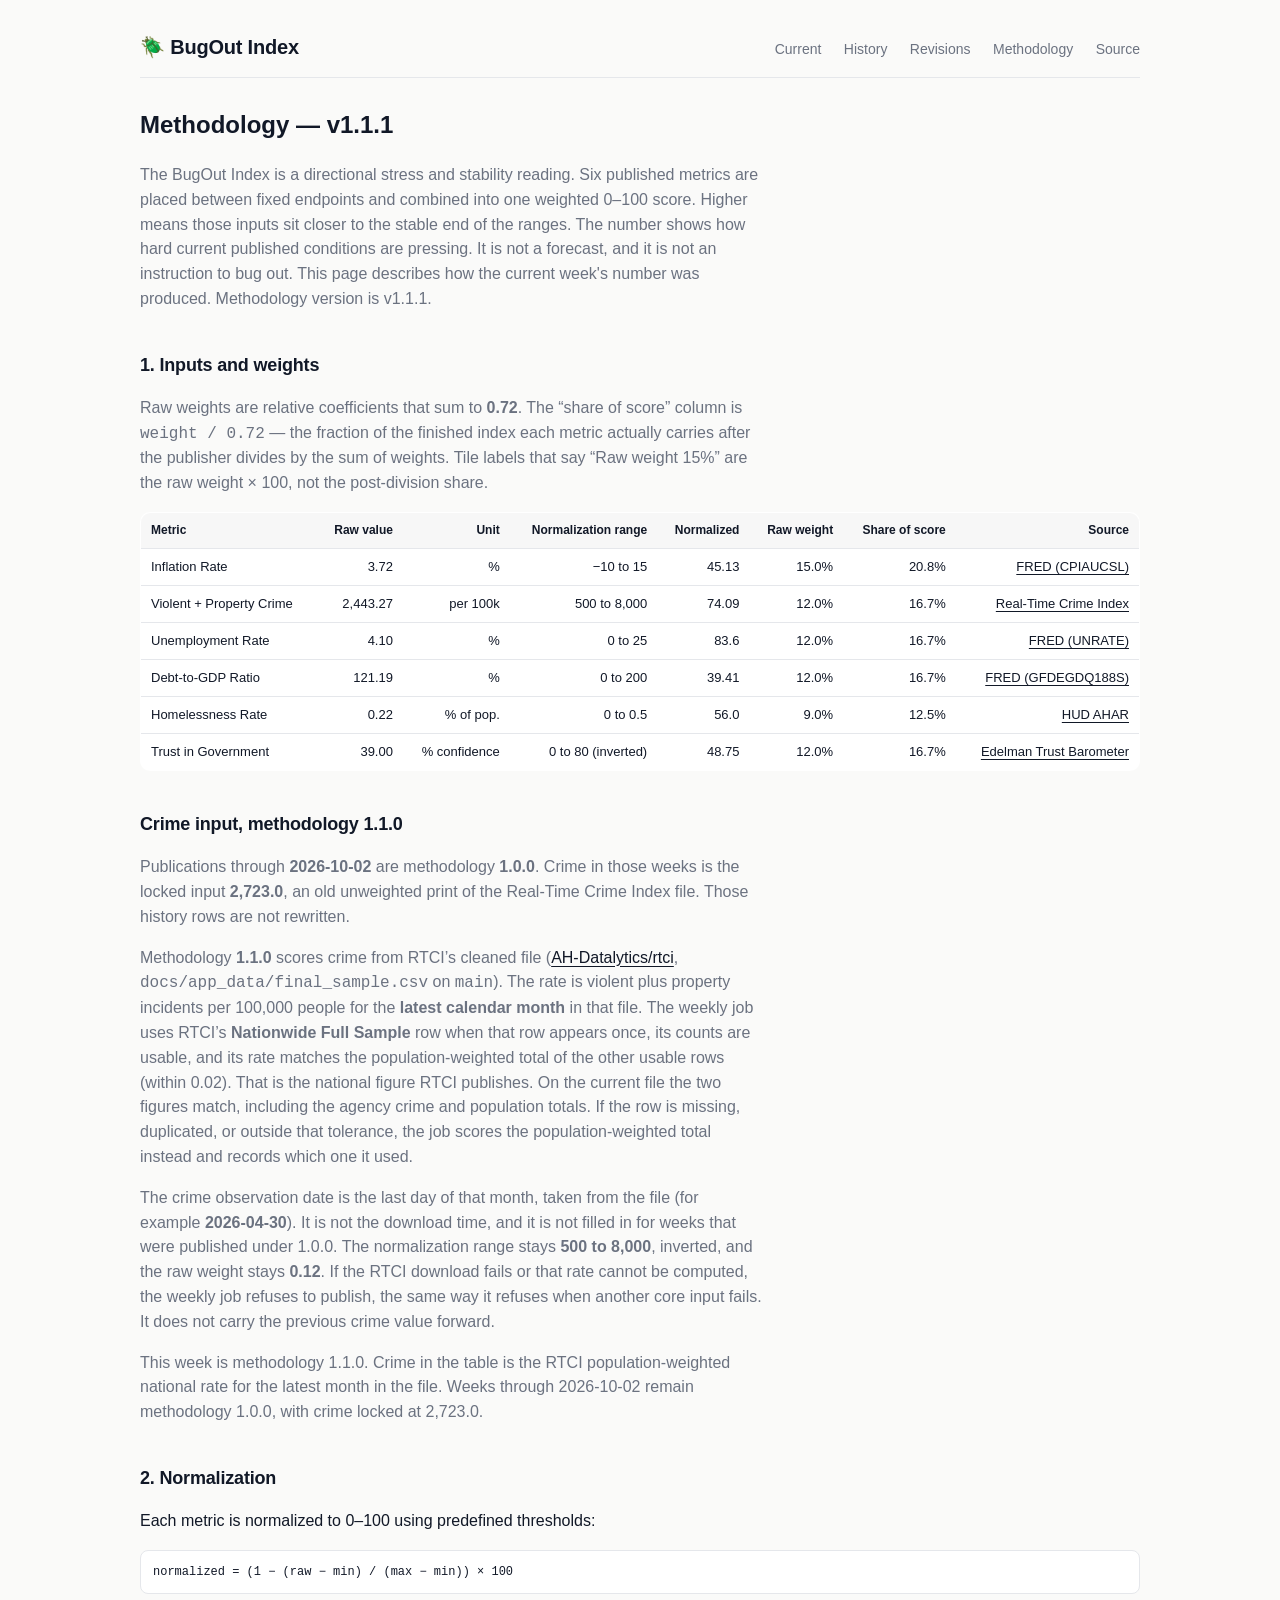
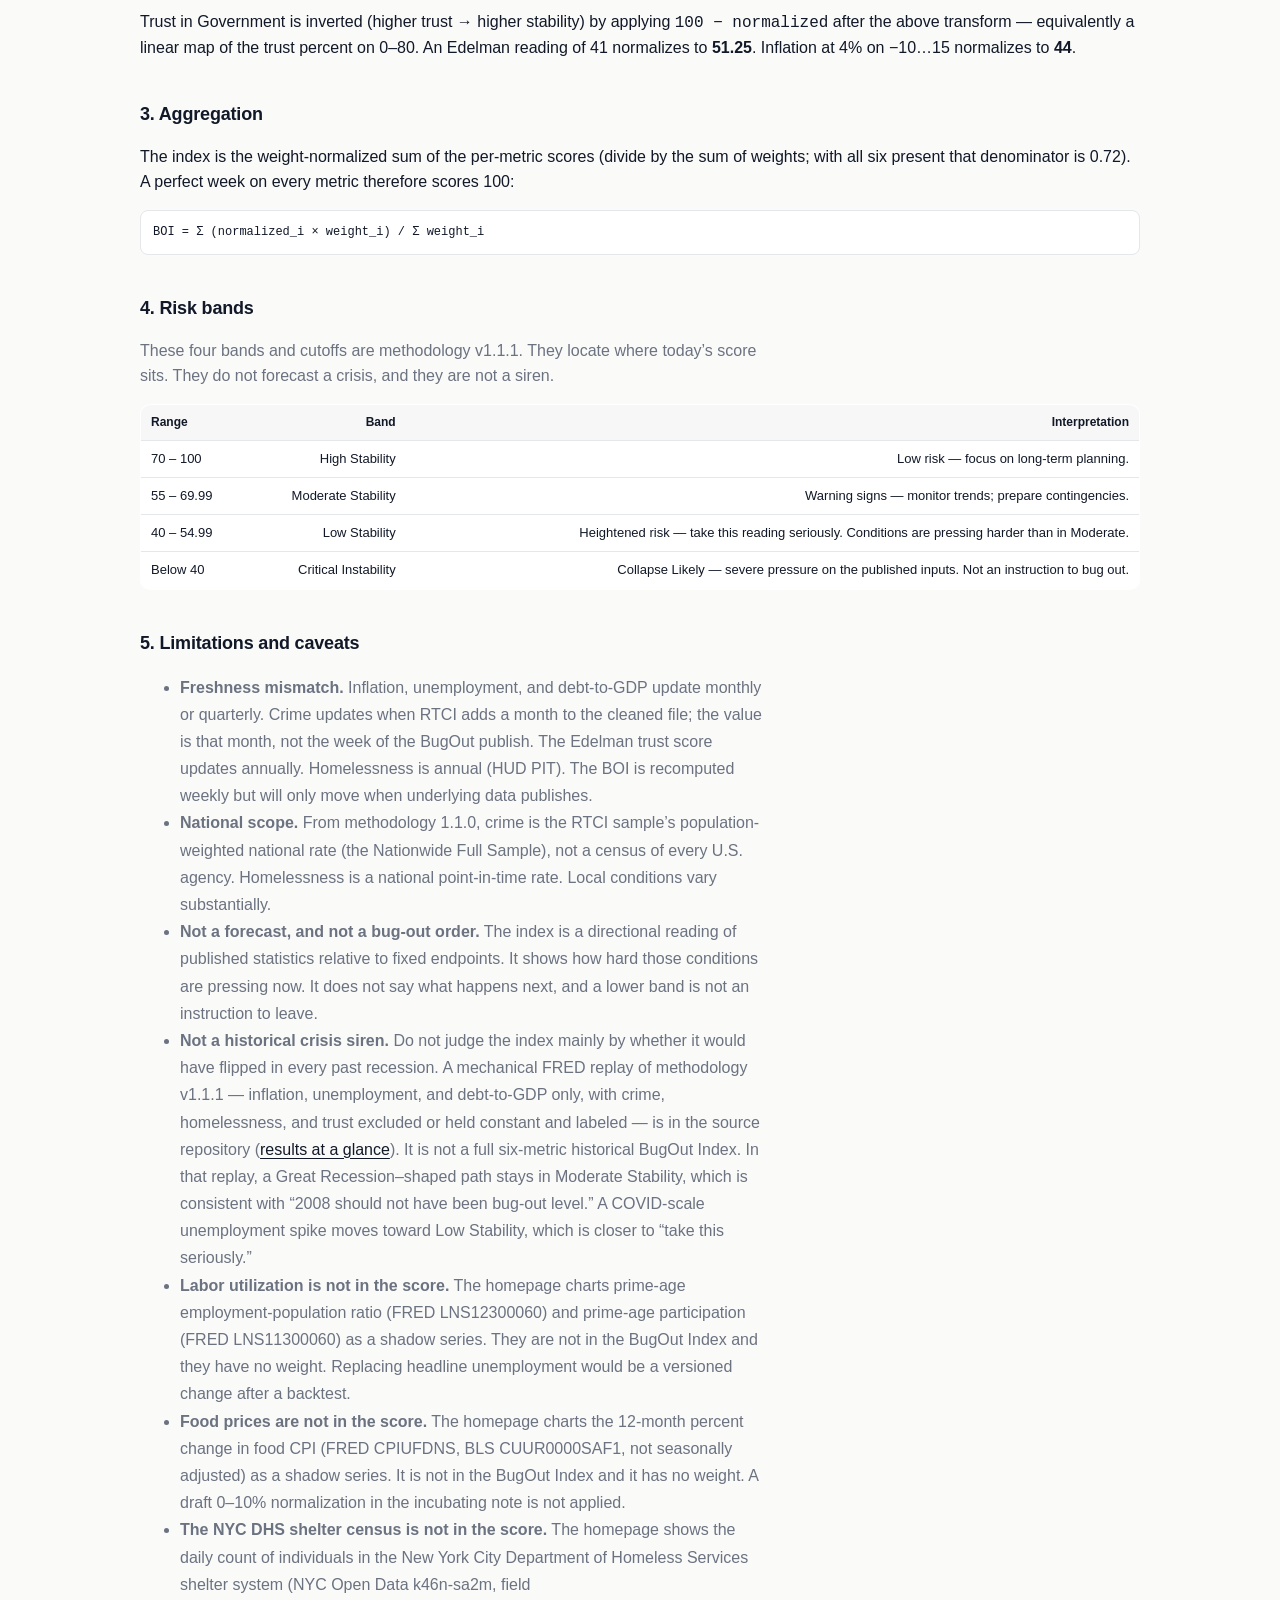
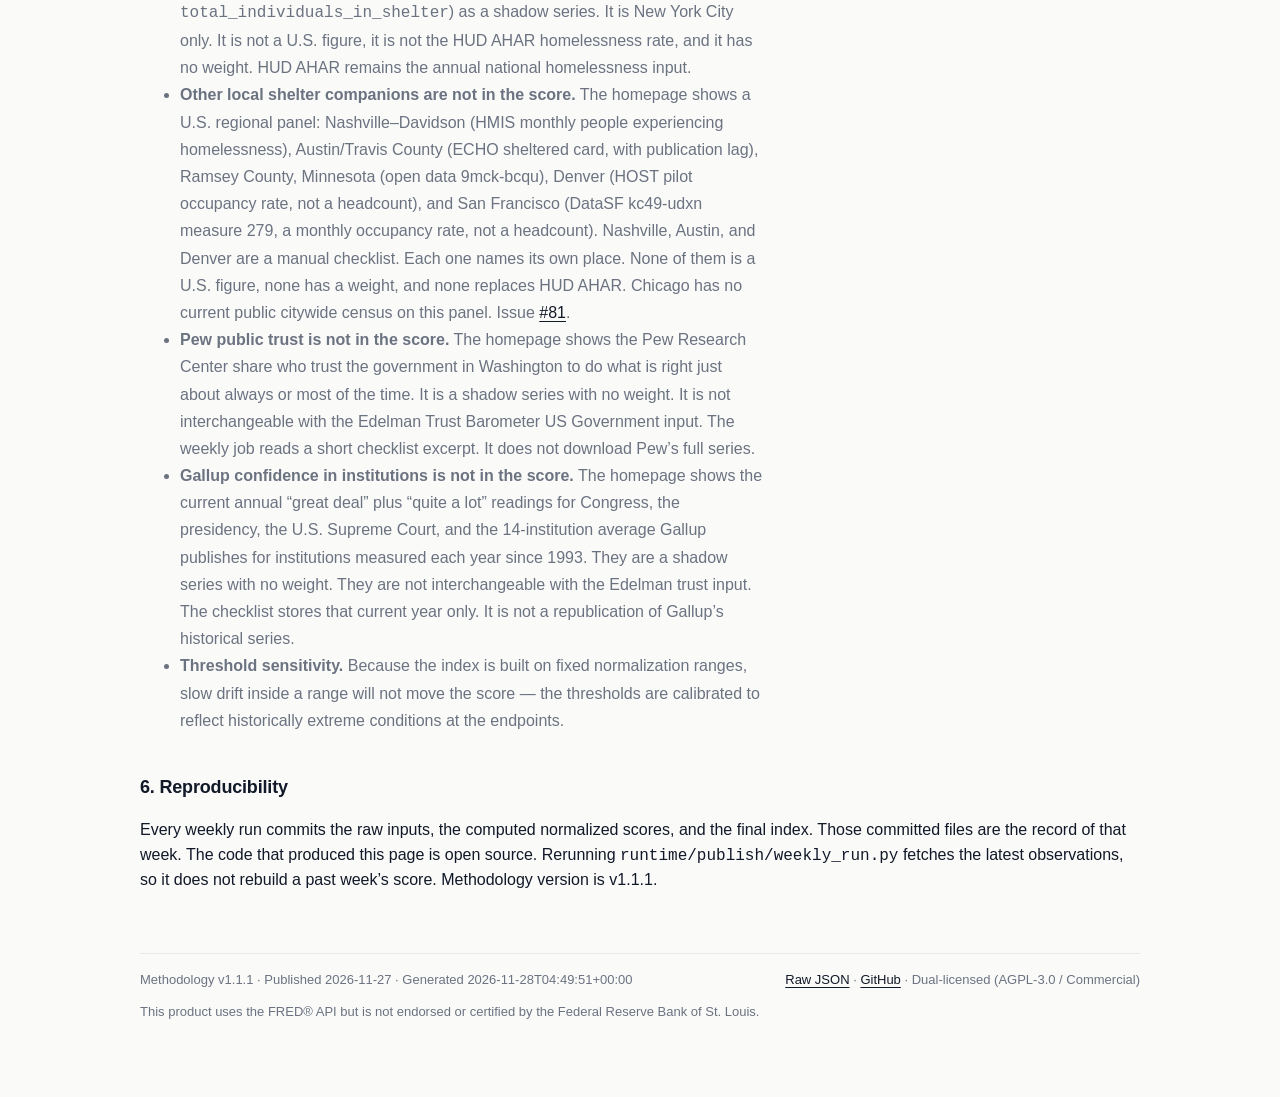
<file: docs/methodology.html>
<!doctype html>
<html lang="en">
<head>
  <meta charset="utf-8">
  <meta name="viewport" content="width=device-width, initial-scale=1">
  <!-- Google tag (gtag.js) -->
  <script async src="https://www.googletagmanager.com/gtag/js?id=G-4HHEH8RGHD"></script>
  <script>
    window.dataLayer = window.dataLayer || [];
    function gtag(){dataLayer.push(arguments);}
    gtag('js', new Date());

    gtag('config', 'G-4HHEH8RGHD');
  </script>
  <title>BugOut Index — Methodology</title>
  <meta name="description" content="The BugOut Index — a weekly directional reading of how hard six published U.S. statistics are pressing, relative to fixed endpoints. Not a forecast.">
  <link rel="icon" href="./favicon.ico" sizes="any">
  <link rel="stylesheet" href="./assets/style.css">
</head>
<body>
  <div class="wrap">
    <header class="site">
      <h1><a href="./index.html" style="text-decoration:none">🪲 BugOut Index</a></h1>
      <nav>
        <a href="./index.html">Current</a>
        <a href="./history.html">History</a>
        <a href="./revisions.html">Revisions</a>
        <a href="./methodology.html">Methodology</a>
        <a href="https://github.com/adammontville/bugoutindex">Source</a>
      </nav>
    </header>

<h2 style="margin-top:0">Methodology — v1.1.1</h2>
<p style="max-width:70ch;color:var(--muted)">
  The BugOut Index is a directional stress and stability reading. Six published metrics
  are placed between fixed endpoints and combined into one weighted 0–100 score. Higher
  means those inputs sit closer to the stable end of the ranges. The number shows how hard
  current published conditions are pressing. It is not a forecast, and it is not an
  instruction to bug out. This page describes how the current week's number was produced.
  Methodology version is v1.1.1.
</p>

<div class="section-title"><h3>1. Inputs and weights</h3></div>
<p style="max-width:70ch;color:var(--muted)">
  Raw weights are relative coefficients that sum to <strong>0.72</strong>.
  The “share of score” column is <code>weight / 0.72</code> — the fraction of the finished index each metric actually carries after the publisher divides by the sum of weights.
  Tile labels that say “Raw weight 15%” are the raw weight × 100, not the post-division share.
</p>
<table class="hx">
  <thead>
    <tr><th>Metric</th><th>Raw value</th><th>Unit</th><th>Normalization range</th><th>Normalized</th><th>Raw weight</th><th>Share of score</th><th>Source</th></tr>
  </thead>
  <tbody>
      <tr>
        <td>Inflation Rate</td>
        <td>3.72</td>
        <td>%</td>
        <td>
−10 to 15        </td>
        <td>45.13</td>
        <td>15.0%</td>
        <td>20.8%</td>
        <td><a href="https://fred.stlouisfed.org/series/CPIAUCSL">FRED (CPIAUCSL)</a></td>
      </tr>
      <tr>
        <td>Violent + Property Crime</td>
        <td>2,443.27</td>
        <td>per 100k</td>
        <td>
500 to 8,000        </td>
        <td>74.09</td>
        <td>12.0%</td>
        <td>16.7%</td>
        <td><a href="https://realtimecrimeindex.com/">Real-Time Crime Index</a></td>
      </tr>
      <tr>
        <td>Unemployment Rate</td>
        <td>4.10</td>
        <td>%</td>
        <td>
0 to 25        </td>
        <td>83.6</td>
        <td>12.0%</td>
        <td>16.7%</td>
        <td><a href="https://fred.stlouisfed.org/series/UNRATE">FRED (UNRATE)</a></td>
      </tr>
      <tr>
        <td>Debt-to-GDP Ratio</td>
        <td>121.19</td>
        <td>%</td>
        <td>
0 to 200        </td>
        <td>39.41</td>
        <td>12.0%</td>
        <td>16.7%</td>
        <td><a href="https://fred.stlouisfed.org/series/GFDEGDQ188S">FRED (GFDEGDQ188S)</a></td>
      </tr>
      <tr>
        <td>Homelessness Rate</td>
        <td>0.22</td>
        <td>% of pop.</td>
        <td>
0 to 0.5        </td>
        <td>56.0</td>
        <td>9.0%</td>
        <td>12.5%</td>
        <td><a href="https://www.huduser.gov/portal/sites/default/files/pdf/2024-AHAR-Part-1.pdf">HUD AHAR</a></td>
      </tr>
      <tr>
        <td>Trust in Government</td>
        <td>39.00</td>
        <td>% confidence</td>
        <td>
0 to 80 (inverted)        </td>
        <td>48.75</td>
        <td>12.0%</td>
        <td>16.7%</td>
        <td><a href="https://www.edelman.com/trust">Edelman Trust Barometer</a></td>
      </tr>
  </tbody>
</table>

<div class="section-title"><h3>Crime input, methodology 1.1.0</h3></div>
<p style="max-width:70ch;color:var(--muted)">
  Publications through <strong>2026-10-02</strong> are methodology <strong>1.0.0</strong>.
  Crime in those weeks is the locked input <strong>2,723.0</strong>, an old unweighted
  print of the Real-Time Crime Index file. Those history rows are not rewritten.
</p>
<p style="max-width:70ch;color:var(--muted)">
  Methodology <strong>1.1.0</strong> scores crime from RTCI’s cleaned file
  (<a href="https://github.com/AH-Datalytics/rtci">AH-Datalytics/rtci</a>,
  <code>docs/app_data/final_sample.csv</code> on <code>main</code>).
  The rate is violent plus property incidents per 100,000 people for the
  <strong>latest calendar month</strong> in that file. The weekly job uses RTCI’s
  <strong>Nationwide Full Sample</strong> row when that row appears once, its counts
  are usable, and its rate matches the population-weighted total of the other usable
  rows (within 0.02). That is the national figure RTCI publishes. On the current file
  the two figures match, including the agency crime and population totals.
  If the row is missing, duplicated, or outside that tolerance, the job scores the
  population-weighted total instead and records which one it used.
</p>
<p style="max-width:70ch;color:var(--muted)">
  The crime observation date is the last day of that month, taken from the file
  (for example <strong>2026-04-30</strong>). It is not the download time, and it is
  not filled in for weeks that were published under 1.0.0.
  The normalization range stays <strong>500 to 8,000</strong>, inverted, and the raw
  weight stays <strong>0.12</strong>. If the RTCI download fails or that rate cannot
  be computed, the weekly job refuses to publish, the same way it refuses when
  another core input fails. It does not carry the previous crime value forward.
</p>
<p style="max-width:70ch;color:var(--muted)">
  This week is methodology 1.1.0. Crime in the table is the RTCI population-weighted
  national rate for the latest month in the file. Weeks through 2026-10-02 remain
  methodology 1.0.0, with crime locked at 2,723.0.
</p>

<div class="section-title"><h3>2. Normalization</h3></div>
<p>Each metric is normalized to 0–100 using predefined thresholds:</p>
<pre class="json">normalized = (1 − (raw − min) / (max − min)) × 100</pre>
<p>Trust in Government is inverted (higher trust → higher stability) by applying <code>100 − normalized</code> after the above transform — equivalently a linear map of the trust percent on 0–80. An Edelman reading of 41 normalizes to <strong>51.25</strong>. Inflation at 4% on −10…15 normalizes to <strong>44</strong>.</p>

<div class="section-title"><h3>3. Aggregation</h3></div>
<p>The index is the weight-normalized sum of the per-metric scores (divide by the sum of weights; with all six present that denominator is 0.72). A perfect week on every metric therefore scores 100:</p>
<pre class="json">BOI = Σ (normalized_i × weight_i) / Σ weight_i</pre>

<div class="section-title"><h3>4. Risk bands</h3></div>
<p style="max-width:70ch;color:var(--muted)">
  These four bands and cutoffs are methodology v1.1.1.
  They locate where today’s score sits. They do not forecast a crisis, and they are not a siren.
</p>
<table class="hx">
  <thead><tr><th>Range</th><th>Band</th><th>Interpretation</th></tr></thead>
  <tbody>
    <tr><td>70 – 100</td><td>High Stability</td><td>Low risk — focus on long-term planning.</td></tr>
    <tr><td>55 – 69.99</td><td>Moderate Stability</td><td>Warning signs — monitor trends; prepare contingencies.</td></tr>
    <tr><td>40 – 54.99</td><td>Low Stability</td><td>Heightened risk — take this reading seriously. Conditions are pressing harder than in Moderate.</td></tr>
    <tr><td>Below 40</td><td>Critical Instability</td><td>Collapse Likely — severe pressure on the published inputs. Not an instruction to bug out.</td></tr>
  </tbody>
</table>

<div class="section-title"><h3>5. Limitations and caveats</h3></div>
<ul style="max-width:70ch;color:var(--muted);line-height:1.7">
  <li><strong>Freshness mismatch.</strong> Inflation, unemployment, and debt-to-GDP update monthly or quarterly. Crime updates when RTCI adds a month to the cleaned file; the value is that month, not the week of the BugOut publish. The Edelman trust score updates annually. Homelessness is annual (HUD PIT). The BOI is recomputed weekly but will only move when underlying data publishes.</li>
  <li><strong>National scope.</strong> From methodology 1.1.0, crime is the RTCI sample’s population-weighted national rate (the Nationwide Full Sample), not a census of every U.S. agency. Homelessness is a national point-in-time rate. Local conditions vary substantially.</li>
  <li><strong>Not a forecast, and not a bug-out order.</strong> The index is a directional reading of published statistics relative to fixed endpoints. It shows how hard those conditions are pressing now. It does not say what happens next, and a lower band is not an instruction to leave.</li>
  <li><strong>Not a historical crisis siren.</strong> Do not judge the index mainly by whether it would have flipped in every past recession. A mechanical FRED replay of methodology v1.1.1 — inflation, unemployment, and debt-to-GDP only, with crime, homelessness, and trust excluded or held constant and labeled — is in the source repository (<a href="https://github.com/adammontville/bugoutindex/blob/main/runtime/backtest/README.md">results at a glance</a>). It is not a full six-metric historical BugOut Index. In that replay, a Great Recession–shaped path stays in Moderate Stability, which is consistent with “2008 should not have been bug-out level.” A COVID-scale unemployment spike moves toward Low Stability, which is closer to “take this seriously.”</li>
  <li><strong>Labor utilization is not in the score.</strong> The homepage charts prime-age employment-population ratio (FRED LNS12300060) and prime-age participation (FRED LNS11300060) as a shadow series. They are not in the BugOut Index and they have no weight. Replacing headline unemployment would be a versioned change after a backtest.</li>
  <li><strong>Food prices are not in the score.</strong> The homepage charts the 12-month percent change in food CPI (FRED CPIUFDNS, BLS CUUR0000SAF1, not seasonally adjusted) as a shadow series. It is not in the BugOut Index and it has no weight. A draft 0–10% normalization in the incubating note is not applied.</li>
  <li><strong>The NYC DHS shelter census is not in the score.</strong> The homepage shows the daily count of individuals in the New York City Department of Homeless Services shelter system (NYC Open Data k46n-sa2m, field <code>total_individuals_in_shelter</code>) as a shadow series. It is New York City only. It is not a U.S. figure, it is not the HUD AHAR homelessness rate, and it has no weight. HUD AHAR remains the annual national homelessness input.</li>
  <li><strong>Other local shelter companions are not in the score.</strong> The homepage shows a U.S. regional panel: Nashville–Davidson (HMIS monthly people experiencing homelessness), Austin/Travis County (ECHO sheltered card, with publication lag), Ramsey County, Minnesota (open data 9mck-bcqu), Denver (HOST pilot occupancy rate, not a headcount), and San Francisco (DataSF kc49-udxn measure 279, a monthly occupancy rate, not a headcount). Nashville, Austin, and Denver are a manual checklist. Each one names its own place. None of them is a U.S. figure, none has a weight, and none replaces HUD AHAR. Chicago has no current public citywide census on this panel. Issue <a href="https://github.com/adammontville/bugoutindex/issues/81">#81</a>.</li>
  <li><strong>Pew public trust is not in the score.</strong> The homepage shows the Pew Research Center share who trust the government in Washington to do what is right just about always or most of the time. It is a shadow series with no weight. It is not interchangeable with the Edelman Trust Barometer US Government input. The weekly job reads a short checklist excerpt. It does not download Pew’s full series.</li>
  <li><strong>Gallup confidence in institutions is not in the score.</strong> The homepage shows the current annual “great deal” plus “quite a lot” readings for Congress, the presidency, the U.S. Supreme Court, and the 14-institution average Gallup publishes for institutions measured each year since 1993. They are a shadow series with no weight. They are not interchangeable with the Edelman trust input. The checklist stores that current year only. It is not a republication of Gallup’s historical series.</li>
  <li><strong>Threshold sensitivity.</strong> Because the index is built on fixed normalization ranges, slow drift inside a range will not move the score — the thresholds are calibrated to reflect historically extreme conditions at the endpoints.</li>
</ul>

<div class="section-title"><h3>6. Reproducibility</h3></div>
<p>Every weekly run commits the raw inputs, the computed normalized scores, and the final index. Those committed files are the record of that week. The code that produced this page is open source. Rerunning <code>runtime/publish/weekly_run.py</code> fetches the latest observations, so it does not rebuild a past week’s score. Methodology version is v1.1.1.</p>

    <footer>
      <div>
        Methodology v1.1.1 ·
        Published 2026-11-27 ·
        Generated 2026-11-28T04:49:51+00:00
      </div>
      <div>
        <a href="./data/latest.json">Raw JSON</a> ·
        <a href="https://github.com/adammontville/bugoutindex">GitHub</a> ·
        Dual-licensed (AGPL-3.0 / Commercial)
      </div>
      <div>This product uses the FRED® API but is not endorsed or certified by the Federal Reserve Bank of St. Louis.</div>
    </footer>
  </div>
</body>
</html>
</file>
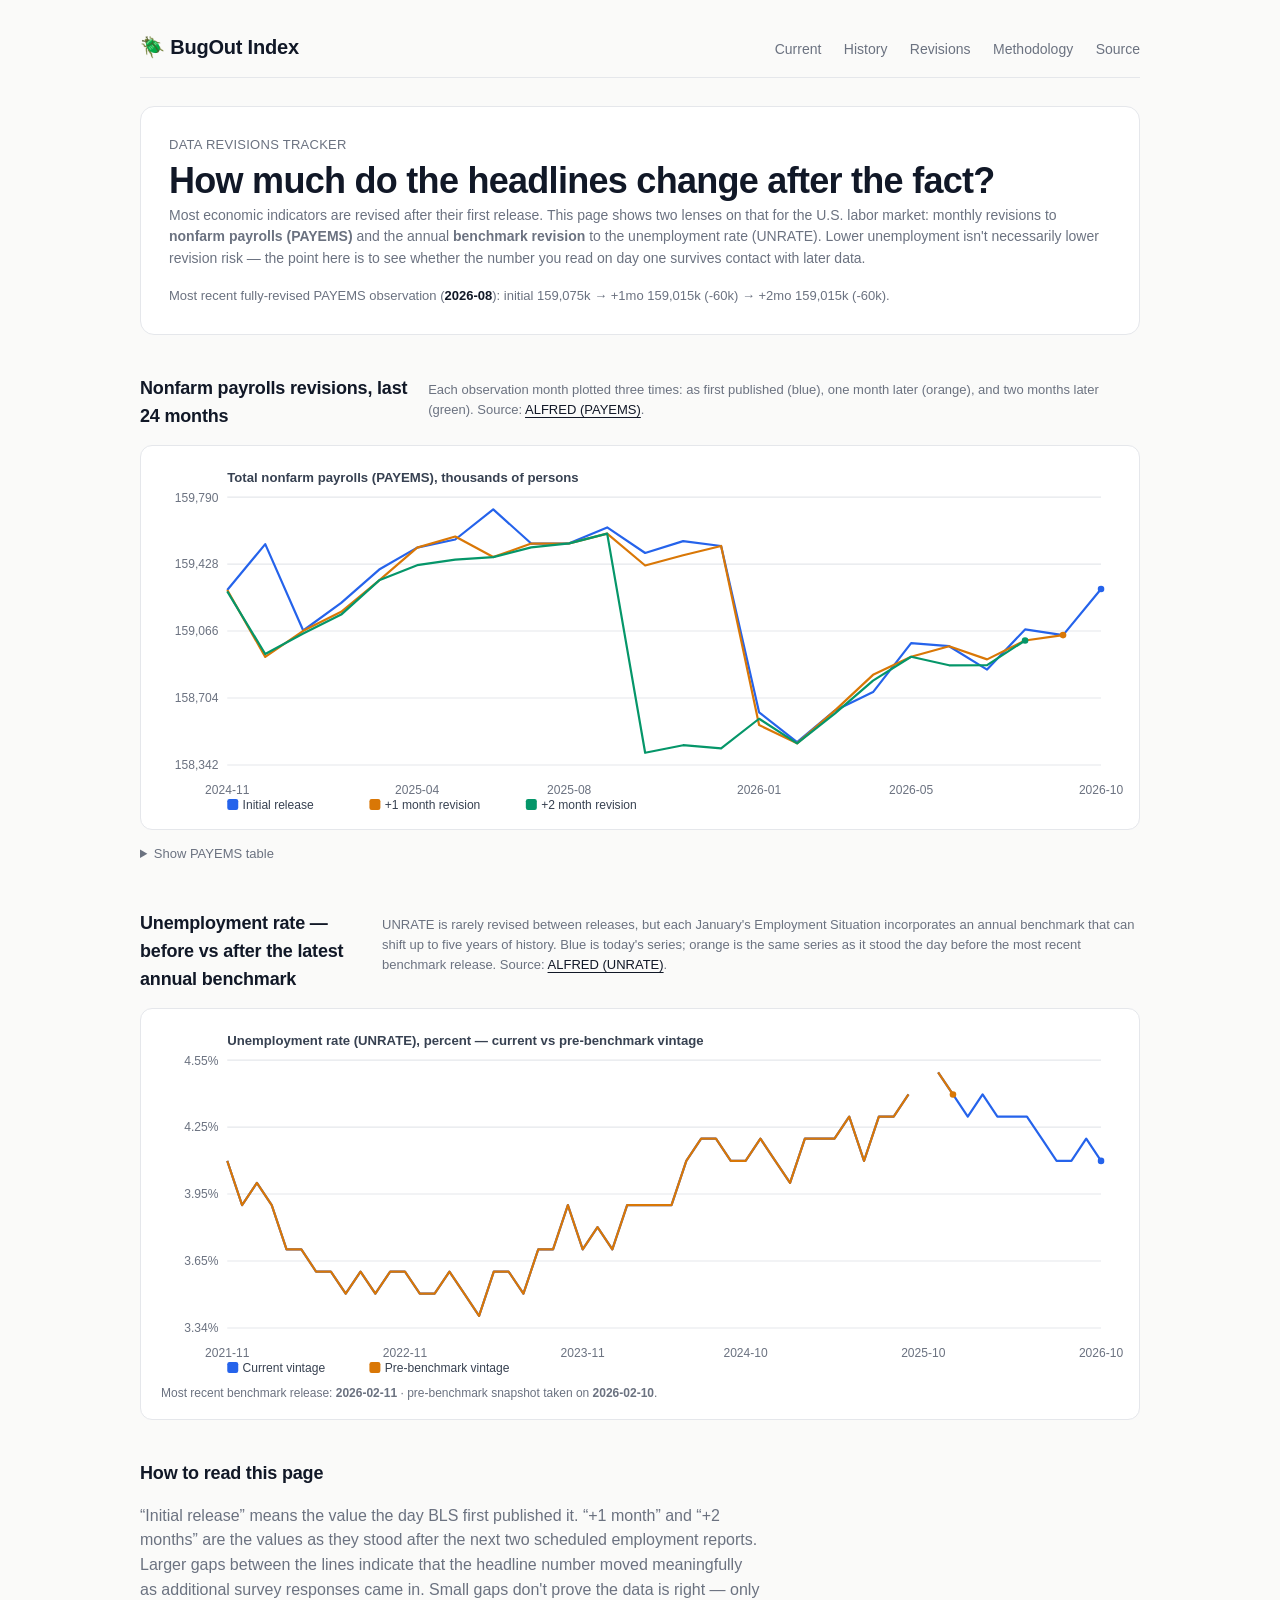
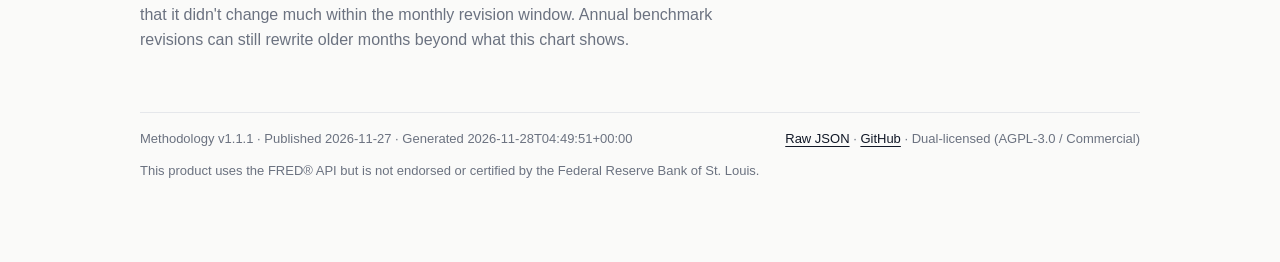
<file: docs/revisions.html>
<!doctype html>
<html lang="en">
<head>
  <meta charset="utf-8">
  <meta name="viewport" content="width=device-width, initial-scale=1">
  <!-- Google tag (gtag.js) -->
  <script async src="https://www.googletagmanager.com/gtag/js?id=G-4HHEH8RGHD"></script>
  <script>
    window.dataLayer = window.dataLayer || [];
    function gtag(){dataLayer.push(arguments);}
    gtag('js', new Date());

    gtag('config', 'G-4HHEH8RGHD');
  </script>
  <title>BugOut Index — Data revisions tracker</title>
  <meta name="description" content="The BugOut Index — a weekly directional reading of how hard six published U.S. statistics are pressing, relative to fixed endpoints. Not a forecast.">
  <link rel="icon" href="./favicon.ico" sizes="any">
  <link rel="stylesheet" href="./assets/style.css">
</head>
<body>
  <div class="wrap">
    <header class="site">
      <h1><a href="./index.html" style="text-decoration:none">🪲 BugOut Index</a></h1>
      <nav>
        <a href="./index.html">Current</a>
        <a href="./history.html">History</a>
        <a href="./revisions.html">Revisions</a>
        <a href="./methodology.html">Methodology</a>
        <a href="https://github.com/adammontville/bugoutindex">Source</a>
      </nav>
    </header>

<section class="hero" style="grid-template-columns: 1fr;">
  <div>
    <div class="label">Data revisions tracker</div>
    <h2>How much do the headlines change after the fact?</h2>
    <div class="sub">
      Most economic indicators are revised after their first release. This page shows two
      lenses on that for the U.S. labor market: monthly revisions to <strong>nonfarm
      payrolls (PAYEMS)</strong> and the annual <strong>benchmark revision</strong> to
      the unemployment rate (UNRATE). Lower unemployment isn't necessarily lower revision
      risk &mdash; the point here is to see whether the number you read on day one
      survives contact with later data.
    </div>
      <div class="delta" style="margin-top:16px;">
        Most recent fully-revised PAYEMS observation
        (<strong>2026-08</strong>):
        initial 159,075k
        &rarr; +1mo 159,015k
        (-60k)
        &rarr; +2mo 159,015k
        (-60k).
      </div>
  </div>
</section>

<div class="section-title">
  <h3>Nonfarm payrolls revisions, last 24 months</h3>
  <span class="hint">
    Each observation month plotted three times: as first published (blue), one month
    later (orange), and two months later (green). Source:
    <a href="https://alfred.stlouisfed.org/series?seid=PAYEMS">ALFRED (PAYEMS)</a>.
  </span>
</div>
<div class="chart-card">
  <svg xmlns="http://www.w3.org/2000/svg" viewBox="0 0 880 320" role="img" class="chart-multiline"><text x="64" y="18" font-size="12" fill="#374151" font-weight="600">Total nonfarm payrolls (PAYEMS), thousands of persons</text><line x1="64" y1="32.0" x2="860" y2="32.0" stroke="#e5e7eb" stroke-width="1"/><line x1="64" y1="93.0" x2="860" y2="93.0" stroke="#e5e7eb" stroke-width="1"/><line x1="64" y1="154.0" x2="860" y2="154.0" stroke="#e5e7eb" stroke-width="1"/><line x1="64" y1="215.0" x2="860" y2="215.0" stroke="#e5e7eb" stroke-width="1"/><line x1="64" y1="276.0" x2="860" y2="276.0" stroke="#e5e7eb" stroke-width="1"/><text x="56" y="36.0" text-anchor="end" font-size="11" fill="#6b7280">159,790</text><text x="56" y="97.0" text-anchor="end" font-size="11" fill="#6b7280">159,428</text><text x="56" y="158.0" text-anchor="end" font-size="11" fill="#6b7280">159,066</text><text x="56" y="219.0" text-anchor="end" font-size="11" fill="#6b7280">158,704</text><text x="56" y="280.0" text-anchor="end" font-size="11" fill="#6b7280">158,342</text><text x="64.0" y="302" text-anchor="middle" font-size="11" fill="#6b7280">2024-11</text><text x="237.0" y="302" text-anchor="middle" font-size="11" fill="#6b7280">2025-04</text><text x="375.5" y="302" text-anchor="middle" font-size="11" fill="#6b7280">2025-08</text><text x="548.5" y="302" text-anchor="middle" font-size="11" fill="#6b7280">2026-01</text><text x="687.0" y="302" text-anchor="middle" font-size="11" fill="#6b7280">2026-05</text><text x="860.0" y="302" text-anchor="middle" font-size="11" fill="#6b7280">2026-10</text><polyline points="64.0,116.6 98.6,74.8 133.2,153.5 167.8,128.4 202.4,98.0 237.0,78.0 271.7,70.6 306.3,43.1 340.9,74.3 375.5,74.1 410.1,59.6 444.7,82.9 479.3,72.1 513.9,76.5 548.5,228.0 583.1,255.1 617.7,226.3 652.3,209.6 687.0,165.0 721.6,167.8 756.2,189.1 790.8,152.5 825.4,157.7 860.0,115.7" fill="none" stroke="#2563eb" stroke-width="2" stroke-linejoin="round"/><circle cx="860.0" cy="115.7" r="3" fill="#2563eb"/><polyline points="64.0,116.6 98.6,177.6 133.2,153.8 167.8,136.5 202.4,107.8 237.0,78.0 271.7,67.9 306.3,86.6 340.9,74.3 375.5,74.1 410.1,65.2 444.7,94.3 479.3,84.9 513.9,76.5 548.5,239.6 583.1,256.3 617.7,226.3 652.3,193.9 687.0,177.4 721.6,167.8 756.2,179.8 790.8,162.6 825.4,157.7" fill="none" stroke="#d97706" stroke-width="2" stroke-linejoin="round"/><circle cx="825.4" cy="157.7" r="3" fill="#d97706"/><polyline points="64.0,117.9 98.6,174.9 133.2,156.2 167.8,139.0 202.4,107.8 237.0,94.0 271.7,88.9 306.3,86.6 340.9,77.8 375.5,74.1 410.1,65.2 444.7,264.9 479.3,258.0 513.9,260.9 548.5,233.9 583.1,256.3 617.7,229.0 652.3,199.2 687.0,177.4 721.6,185.2 756.2,185.0 790.8,162.6" fill="none" stroke="#059669" stroke-width="2" stroke-linejoin="round"/><circle cx="790.8" cy="162.6" r="3" fill="#059669"/><rect x="64" y="307" width="10" height="10" fill="#2563eb" rx="2"/><text x="78" y="316" font-size="11" fill="#374151">Initial release</text><rect x="193.5" y="307" width="10" height="10" fill="#d97706" rx="2"/><text x="207.5" y="316" font-size="11" fill="#374151">+1 month revision</text><rect x="336.0" y="307" width="10" height="10" fill="#059669" rx="2"/><text x="350.0" y="316" font-size="11" fill="#374151">+2 month revision</text></svg>
</div>

<details class="rev-table">
  <summary>Show PAYEMS table</summary>
  <table class="hx">
    <thead>
      <tr>
        <th>Observation</th>
        <th>Initial release</th>
        <th>Initial value</th>
        <th>+1 month</th>
        <th>+2 months</th>
        <th>Net revision (+2 &minus; initial)</th>
      </tr>
    </thead>
    <tbody>
        <tr>
          <td>2026-10</td>
          <td>2026-11-06</td>
          <td>159,293</td>
          <td>—</td>
          <td>—</td>
          <td>
              —
          </td>
        </tr>
        <tr>
          <td>2026-09</td>
          <td>2026-10-02</td>
          <td>159,044</td>
          <td>159,044</td>
          <td>—</td>
          <td>
              —
          </td>
        </tr>
        <tr>
          <td>2026-08</td>
          <td>2026-09-04</td>
          <td>159,075</td>
          <td>159,015</td>
          <td>159,015</td>
          <td>
-60k
          </td>
        </tr>
        <tr>
          <td>2026-07</td>
          <td>2026-08-07</td>
          <td>158,858</td>
          <td>158,913</td>
          <td>158,882</td>
          <td>
+24k
          </td>
        </tr>
        <tr>
          <td>2026-06</td>
          <td>2026-07-02</td>
          <td>158,984</td>
          <td>158,984</td>
          <td>158,881</td>
          <td>
-103k
          </td>
        </tr>
        <tr>
          <td>2026-05</td>
          <td>2026-06-05</td>
          <td>159,001</td>
          <td>158,927</td>
          <td>158,927</td>
          <td>
-74k
          </td>
        </tr>
        <tr>
          <td>2026-04</td>
          <td>2026-05-08</td>
          <td>158,736</td>
          <td>158,829</td>
          <td>158,798</td>
          <td>
+62k
          </td>
        </tr>
        <tr>
          <td>2026-03</td>
          <td>2026-04-03</td>
          <td>158,637</td>
          <td>158,637</td>
          <td>158,621</td>
          <td>
-16k
          </td>
        </tr>
        <tr>
          <td>2026-02</td>
          <td>2026-03-06</td>
          <td>158,466</td>
          <td>158,459</td>
          <td>158,459</td>
          <td>
-7k
          </td>
        </tr>
        <tr>
          <td>2026-01</td>
          <td>2026-02-11</td>
          <td>158,627</td>
          <td>158,558</td>
          <td>158,592</td>
          <td>
-35k
          </td>
        </tr>
        <tr>
          <td>2025-12</td>
          <td>2026-01-09</td>
          <td>159,526</td>
          <td>159,526</td>
          <td>158,432</td>
          <td>
-1,094k
          </td>
        </tr>
        <tr>
          <td>2025-11</td>
          <td>2025-12-16</td>
          <td>159,552</td>
          <td>159,476</td>
          <td>158,449</td>
          <td>
-1,103k
          </td>
        </tr>
        <tr>
          <td>2025-10</td>
          <td>2025-12-16</td>
          <td>159,488</td>
          <td>159,420</td>
          <td>158,408</td>
          <td>
-1,080k
          </td>
        </tr>
        <tr>
          <td>2025-09</td>
          <td>2025-11-20</td>
          <td>159,626</td>
          <td>159,593</td>
          <td>159,593</td>
          <td>
-33k
          </td>
        </tr>
        <tr>
          <td>2025-08</td>
          <td>2025-09-05</td>
          <td>159,540</td>
          <td>159,540</td>
          <td>159,540</td>
          <td>
+0k
          </td>
        </tr>
        <tr>
          <td>2025-07</td>
          <td>2025-08-01</td>
          <td>159,539</td>
          <td>159,539</td>
          <td>159,518</td>
          <td>
-21k
          </td>
        </tr>
        <tr>
          <td>2025-06</td>
          <td>2025-07-03</td>
          <td>159,724</td>
          <td>159,466</td>
          <td>159,466</td>
          <td>
-258k
          </td>
        </tr>
        <tr>
          <td>2025-05</td>
          <td>2025-06-06</td>
          <td>159,561</td>
          <td>159,577</td>
          <td>159,452</td>
          <td>
-109k
          </td>
        </tr>
        <tr>
          <td>2025-04</td>
          <td>2025-05-02</td>
          <td>159,517</td>
          <td>159,517</td>
          <td>159,422</td>
          <td>
-95k
          </td>
        </tr>
        <tr>
          <td>2025-03</td>
          <td>2025-04-04</td>
          <td>159,398</td>
          <td>159,340</td>
          <td>159,340</td>
          <td>
-58k
          </td>
        </tr>
        <tr>
          <td>2025-02</td>
          <td>2025-03-07</td>
          <td>159,218</td>
          <td>159,170</td>
          <td>159,155</td>
          <td>
-63k
          </td>
        </tr>
        <tr>
          <td>2025-01</td>
          <td>2025-02-07</td>
          <td>159,069</td>
          <td>159,067</td>
          <td>159,053</td>
          <td>
-16k
          </td>
        </tr>
        <tr>
          <td>2024-12</td>
          <td>2025-01-10</td>
          <td>159,536</td>
          <td>158,926</td>
          <td>158,942</td>
          <td>
-594k
          </td>
        </tr>
        <tr>
          <td>2024-11</td>
          <td>2024-12-06</td>
          <td>159,288</td>
          <td>159,288</td>
          <td>159,280</td>
          <td>
-8k
          </td>
        </tr>
    </tbody>
  </table>
</details>

<div class="section-title">
  <h3>Unemployment rate &mdash; before vs after the latest annual benchmark</h3>
  <span class="hint">
    UNRATE is rarely revised between releases, but each January's Employment Situation
    incorporates an annual benchmark that can shift up to five years of history.
    Blue is today's series; orange is the same series as it stood the day
    before the most recent benchmark release. Source:
    <a href="https://alfred.stlouisfed.org/series?seid=UNRATE">ALFRED (UNRATE)</a>.
  </span>
</div>
<div class="chart-card">
  <svg xmlns="http://www.w3.org/2000/svg" viewBox="0 0 880 320" role="img" class="chart-multiline"><text x="64" y="18" font-size="12" fill="#374151" font-weight="600">Unemployment rate (UNRATE), percent — current vs pre-benchmark vintage</text><line x1="64" y1="32.0" x2="860" y2="32.0" stroke="#e5e7eb" stroke-width="1"/><line x1="64" y1="93.0" x2="860" y2="93.0" stroke="#e5e7eb" stroke-width="1"/><line x1="64" y1="154.0" x2="860" y2="154.0" stroke="#e5e7eb" stroke-width="1"/><line x1="64" y1="215.0" x2="860" y2="215.0" stroke="#e5e7eb" stroke-width="1"/><line x1="64" y1="276.0" x2="860" y2="276.0" stroke="#e5e7eb" stroke-width="1"/><text x="56" y="36.0" text-anchor="end" font-size="11" fill="#6b7280">4.55%</text><text x="56" y="97.0" text-anchor="end" font-size="11" fill="#6b7280">4.25%</text><text x="56" y="158.0" text-anchor="end" font-size="11" fill="#6b7280">3.95%</text><text x="56" y="219.0" text-anchor="end" font-size="11" fill="#6b7280">3.65%</text><text x="56" y="280.0" text-anchor="end" font-size="11" fill="#6b7280">3.34%</text><text x="64.0" y="302" text-anchor="middle" font-size="11" fill="#6b7280">2021-11</text><text x="225.9" y="302" text-anchor="middle" font-size="11" fill="#6b7280">2022-11</text><text x="387.8" y="302" text-anchor="middle" font-size="11" fill="#6b7280">2023-11</text><text x="536.2" y="302" text-anchor="middle" font-size="11" fill="#6b7280">2024-10</text><text x="698.1" y="302" text-anchor="middle" font-size="11" fill="#6b7280">2025-10</text><text x="860.0" y="302" text-anchor="middle" font-size="11" fill="#6b7280">2026-10</text><polyline points="64.0,123.8 77.5,164.1 91.0,143.9 104.5,164.1 118.0,204.4 131.5,204.4 144.9,224.6 158.4,224.6 171.9,244.7 185.4,224.6 198.9,244.7 212.4,224.6 225.9,224.6 239.4,244.7 252.9,244.7 266.4,224.6 279.9,244.7 293.4,264.9 306.8,224.6 320.3,224.6 333.8,244.7 347.3,204.4 360.8,204.4 374.3,164.1 387.8,204.4 401.3,184.2 414.8,204.4 428.3,164.1 441.8,164.1 455.3,164.1 468.7,164.1 482.2,123.8 495.7,103.6 509.2,103.6 522.7,123.8 536.2,123.8 549.7,103.6 563.2,123.8 576.7,143.9 590.2,103.6 603.7,103.6 617.2,103.6 630.6,83.4 644.1,123.8 657.6,83.4 671.1,83.4 684.6,63.3" fill="none" stroke="#2563eb" stroke-width="2" stroke-linejoin="round"/><polyline points="711.6,43.1 725.1,63.3 738.6,83.4 752.1,63.3 765.6,83.4 779.1,83.4 792.5,83.4 806.0,103.6 819.5,123.8 833.0,123.8 846.5,103.6 860.0,123.8" fill="none" stroke="#2563eb" stroke-width="2" stroke-linejoin="round"/><circle cx="860.0" cy="123.8" r="3" fill="#2563eb"/><polyline points="64.0,123.8 77.5,164.1 91.0,143.9 104.5,164.1 118.0,204.4 131.5,204.4 144.9,224.6 158.4,224.6 171.9,244.7 185.4,224.6 198.9,244.7 212.4,224.6 225.9,224.6 239.4,244.7 252.9,244.7 266.4,224.6 279.9,244.7 293.4,264.9 306.8,224.6 320.3,224.6 333.8,244.7 347.3,204.4 360.8,204.4 374.3,164.1 387.8,204.4 401.3,184.2 414.8,204.4 428.3,164.1 441.8,164.1 455.3,164.1 468.7,164.1 482.2,123.8 495.7,103.6 509.2,103.6 522.7,123.8 536.2,123.8 549.7,103.6 563.2,123.8 576.7,143.9 590.2,103.6 603.7,103.6 617.2,103.6 630.6,83.4 644.1,123.8 657.6,83.4 671.1,83.4 684.6,63.3" fill="none" stroke="#d97706" stroke-width="2" stroke-linejoin="round"/><polyline points="711.6,43.1 725.1,63.3" fill="none" stroke="#d97706" stroke-width="2" stroke-linejoin="round"/><circle cx="725.1" cy="63.3" r="3" fill="#d97706"/><rect x="64" y="307" width="10" height="10" fill="#2563eb" rx="2"/><text x="78" y="316" font-size="11" fill="#374151">Current vintage</text><rect x="193.5" y="307" width="10" height="10" fill="#d97706" rx="2"/><text x="207.5" y="316" font-size="11" fill="#374151">Pre-benchmark vintage</text></svg>
    <div class="chart-caption">
      Most recent benchmark release: <strong>2026-02-11</strong>
      &middot; pre-benchmark snapshot taken on
      <strong>2026-02-10</strong>.
    </div>
</div>

<div class="section-title"><h3>How to read this page</h3></div>
<p style="max-width:70ch;color:var(--muted);">
  &ldquo;Initial release&rdquo; means the value the day BLS first published it.
  &ldquo;+1 month&rdquo; and &ldquo;+2 months&rdquo; are the values as they stood after
  the next two scheduled employment reports. Larger gaps between the lines indicate that
  the headline number moved meaningfully as additional survey responses came in. Small
  gaps don't prove the data is right &mdash; only that it didn't change much within the
  monthly revision window. Annual benchmark revisions can still rewrite older months
  beyond what this chart shows.
</p>

    <footer>
      <div>
        Methodology v1.1.1 ·
        Published 2026-11-27 ·
        Generated 2026-11-28T04:49:51+00:00
      </div>
      <div>
        <a href="./data/latest.json">Raw JSON</a> ·
        <a href="https://github.com/adammontville/bugoutindex">GitHub</a> ·
        Dual-licensed (AGPL-3.0 / Commercial)
      </div>
      <div>This product uses the FRED® API but is not endorsed or certified by the Federal Reserve Bank of St. Louis.</div>
    </footer>
  </div>
</body>
</html>
</file>
<file: docs/assets/style.css>
/* BugOut Index — minimal, print-friendly styles. No JS, no trackers. */
:root {
  --ink: #111827;
  --muted: #6b7280;
  --line: #e5e7eb;
  --bg: #fafaf9;
  --card: #ffffff;
  --accent: #111827;
  --high: #27ae60;
  --moderate: #f1c40f;
  --low: #e67e22;
  --critical: #c0392b;
}
@media (prefers-color-scheme: dark) {
  :root {
    --ink: #f3f4f6;
    --muted: #9ca3af;
    --line: #374151;
    --bg: #0b0f14;
    --card: #111827;
    --accent: #f3f4f6;
  }

  /* Gauge score, caption, and dial ticks are SVG presentation attributes
     (fill="#111" / fill="#6b7280"), so they ignore the tokens above.
     Author fill overrides those attributes and follows the same dark palette.
     Light mode is unchanged: the attributes stay in effect. */
  .hero svg text {
    fill: var(--muted);
  }
  .hero svg text[font-size="56"] {
    fill: var(--ink);
  }
}

* { box-sizing: border-box; }
html, body { margin: 0; padding: 0; }
body {
  font: 16px/1.55 -apple-system, BlinkMacSystemFont, "Segoe UI", Roboto, Oxygen, Ubuntu, sans-serif;
  color: var(--ink);
  background: var(--bg);
}
a { color: var(--ink); text-decoration: underline; text-underline-offset: 3px; }
a:hover { text-decoration-thickness: 2px; }

.wrap { max-width: 1040px; margin: 0 auto; padding: 32px 20px 80px; }

header.site {
  display: flex; justify-content: space-between; align-items: baseline;
  border-bottom: 1px solid var(--line); padding-bottom: 14px; margin-bottom: 28px;
}
header.site h1 { font-size: 20px; margin: 0; letter-spacing: -0.01em; }
header.site nav a { margin-left: 18px; color: var(--muted); text-decoration: none; font-size: 14px; }
header.site nav a:hover { color: var(--ink); }

.hero {
  background: var(--card); border: 1px solid var(--line); border-radius: 14px;
  padding: 28px; display: grid; grid-template-columns: 1fr 1.3fr; gap: 28px;
  align-items: center;
}
.hero .label { color: var(--muted); font-size: 13px; letter-spacing: 0.02em; text-transform: uppercase; }
.hero h2 { margin: 6px 0 4px; font-size: 36px; line-height: 1.1; letter-spacing: -0.02em; }
.hero .sub { color: var(--muted); font-size: 14px; }
.hero .delta { margin-top: 10px; font-size: 13px; color: var(--muted); }
.hero .delta strong { color: var(--ink); }

.band { display: inline-block; font-weight: 600; padding: 2px 10px; border-radius: 999px;
        font-size: 12px; letter-spacing: 0.02em; text-transform: uppercase; margin-top: 12px; }
.band.high     { background: rgba(39,174,96,0.12); color: var(--high); }
.band.moderate { background: rgba(241,196,15,0.15); color: #a88b06; }
.band.low      { background: rgba(230,126,34,0.15); color: var(--low); }
.band.critical { background: rgba(192,57,43,0.15); color: var(--critical); }

@media (max-width: 720px) {
  .hero { grid-template-columns: 1fr; }
}

.section-title {
  display: flex; justify-content: space-between; align-items: baseline;
  margin: 40px 0 14px;
}
.section-title h3 { font-size: 18px; margin: 0; letter-spacing: -0.01em; }
.section-title .hint { color: var(--muted); font-size: 13px; }

.grid { display: grid; gap: 14px; }
.grid.metrics { grid-template-columns: repeat(3, 1fr); }
.grid.markets { grid-template-columns: repeat(3, 1fr); }
.grid.pulse   { grid-template-columns: repeat(5, 1fr); }
.grid.labor   { grid-template-columns: repeat(2, 1fr); }
.grid.food    { grid-template-columns: repeat(2, 1fr); }
.grid.nyc     { grid-template-columns: repeat(2, 1fr); }
.grid.pew     { grid-template-columns: repeat(2, 1fr); }
.grid.gallup  { grid-template-columns: repeat(4, 1fr); }
@media (max-width: 820px) {
  .section-title { flex-direction: column; align-items: flex-start; gap: 6px; }
  .grid.metrics { grid-template-columns: repeat(2, 1fr); }
  .grid.pulse   { grid-template-columns: repeat(2, 1fr); }
  .grid.labor, .grid.food, .grid.nyc, .grid.pew { grid-template-columns: 1fr; }
  .grid.gallup { grid-template-columns: repeat(2, 1fr); }
}
@media (max-width: 520px) {
  .grid.metrics, .grid.markets, .grid.pulse, .grid.labor, .grid.food, .grid.nyc, .grid.pew, .grid.gallup { grid-template-columns: 1fr; }
}

.tile {
  background: var(--card); border: 1px solid var(--line); border-radius: 12px;
  padding: 16px;
}
.tile .k { color: var(--muted); font-size: 12px; letter-spacing: 0.02em; text-transform: uppercase; }
.tile .v { font-size: 24px; font-weight: 700; letter-spacing: -0.01em; margin: 4px 0; }
.tile .u { color: var(--muted); font-size: 12px; font-weight: 500; margin-left: 4px; }
.tile .meta { color: var(--muted); font-size: 12px; margin-top: 8px; display: flex; justify-content: space-between; gap: 8px; flex-wrap: wrap; }
.tile .meta > span { overflow: hidden; text-overflow: ellipsis; white-space: nowrap; }
.tile .age { color: var(--muted); font-size: 12px; margin-top: 8px; line-height: 1.4; overflow-wrap: anywhere; }
.tile.stale { border-color: var(--critical); }
.badge-stale {
  display: inline-block; margin-left: 6px; padding: 1px 6px; border-radius: 999px;
  background: rgba(192, 57, 43, 0.12); color: var(--critical); font-weight: 700;
  letter-spacing: 0.04em; text-transform: uppercase; font-size: 10px; vertical-align: middle;
}
.week-note {
  margin-top: 16px; background: var(--card); border: 1px solid var(--line);
  border-radius: 12px; padding: 16px 18px;
}
.week-note h3 { margin: 0 0 8px; font-size: 16px; letter-spacing: -0.01em; }
.week-note p { margin: 0 0 10px; font-size: 15px; max-width: 78ch; }
.week-note p.disclaimer { margin-bottom: 0; color: var(--muted); }
.tile svg.sparkline { display: block; width: 100%; height: 32px; margin-top: 10px; }

.tile .delta-up   { color: var(--high); }
.tile .delta-down { color: var(--critical); }

.norm-bar { margin-top: 8px; height: 4px; background: var(--line); border-radius: 999px; overflow: hidden; }
.norm-bar > span { display: block; height: 100%; background: var(--ink); }

footer { margin-top: 60px; color: var(--muted); font-size: 13px; border-top: 1px solid var(--line);
         padding-top: 16px; display: flex; justify-content: space-between; flex-wrap: wrap; gap: 12px; }

pre.json { background: var(--card); border: 1px solid var(--line); padding: 12px; border-radius: 8px;
           overflow-x: auto; font-size: 12px; }

table.hx { width: 100%; border-collapse: collapse; font-size: 13px; background: var(--card);
           border: 1px solid var(--line); border-radius: 10px; overflow: hidden; }
table.hx th, table.hx td { padding: 8px 10px; border-bottom: 1px solid var(--line); text-align: right; }
table.hx th:first-child, table.hx td:first-child { text-align: left; }
table.hx thead th { background: rgba(0,0,0,0.03); font-weight: 600; font-size: 12px; }

.chart-card {
  background: var(--card); border: 1px solid var(--line); border-radius: 12px;
  padding: 16px; margin-bottom: 8px; overflow-x: auto;
}
.chart-card svg.chart-multiline { display: block; width: 100%; height: auto; max-width: 100%; }
.chart-caption { color: var(--muted); font-size: 12px; padding: 8px 4px 0; }
.rev-callout {
  margin: -4px 0 16px; padding: 10px 14px; font-size: 13px;
  background: var(--card); border: 1px solid var(--line); border-left: 3px solid var(--moderate);
  border-radius: 8px; color: var(--muted);
}
details.rev-table { margin: 8px 0 24px; }
details.rev-table > summary {
  cursor: pointer; color: var(--muted); font-size: 13px; padding: 6px 0; user-select: none;
}
details.rev-table[open] > summary { margin-bottom: 8px; }

@media print {
  body { background: white; }
  .hero, .tile, table.hx { border-color: #ccc; }
  header.site nav, footer a { display: none; }
}
</file>
